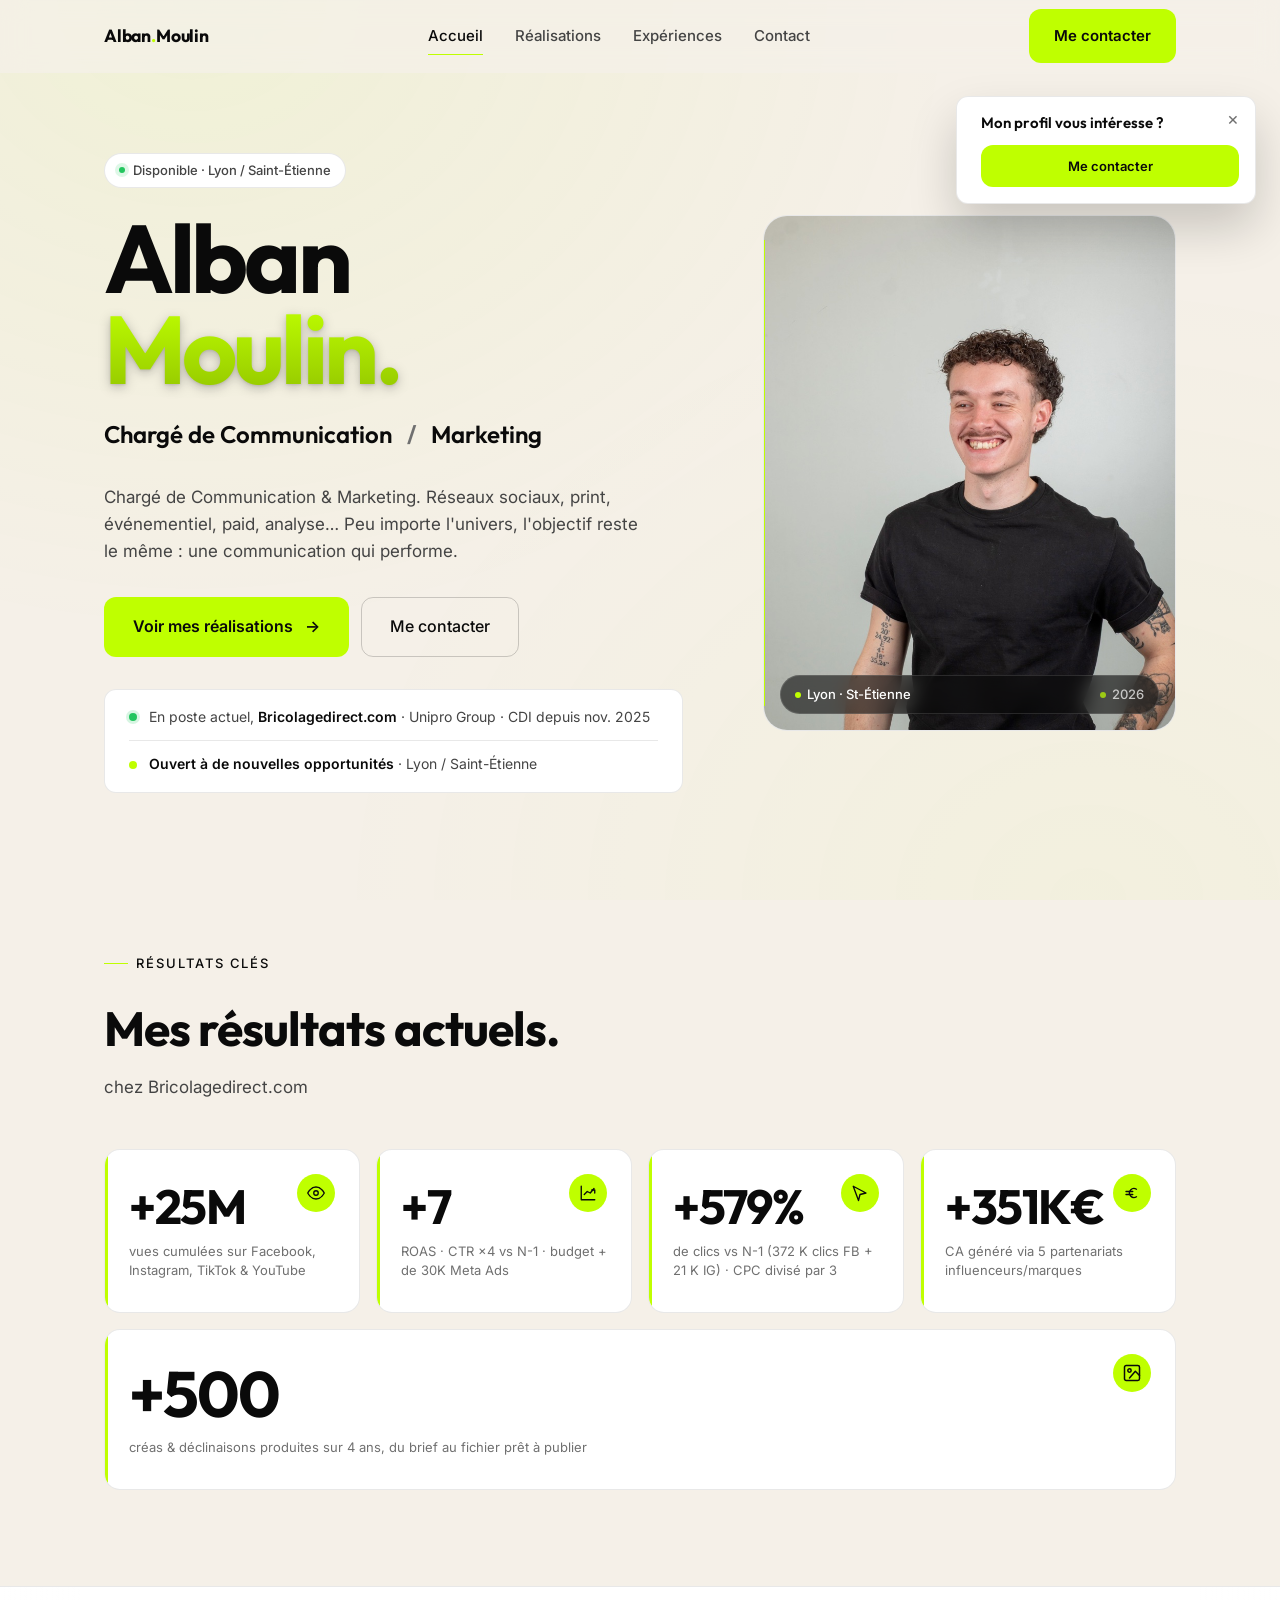
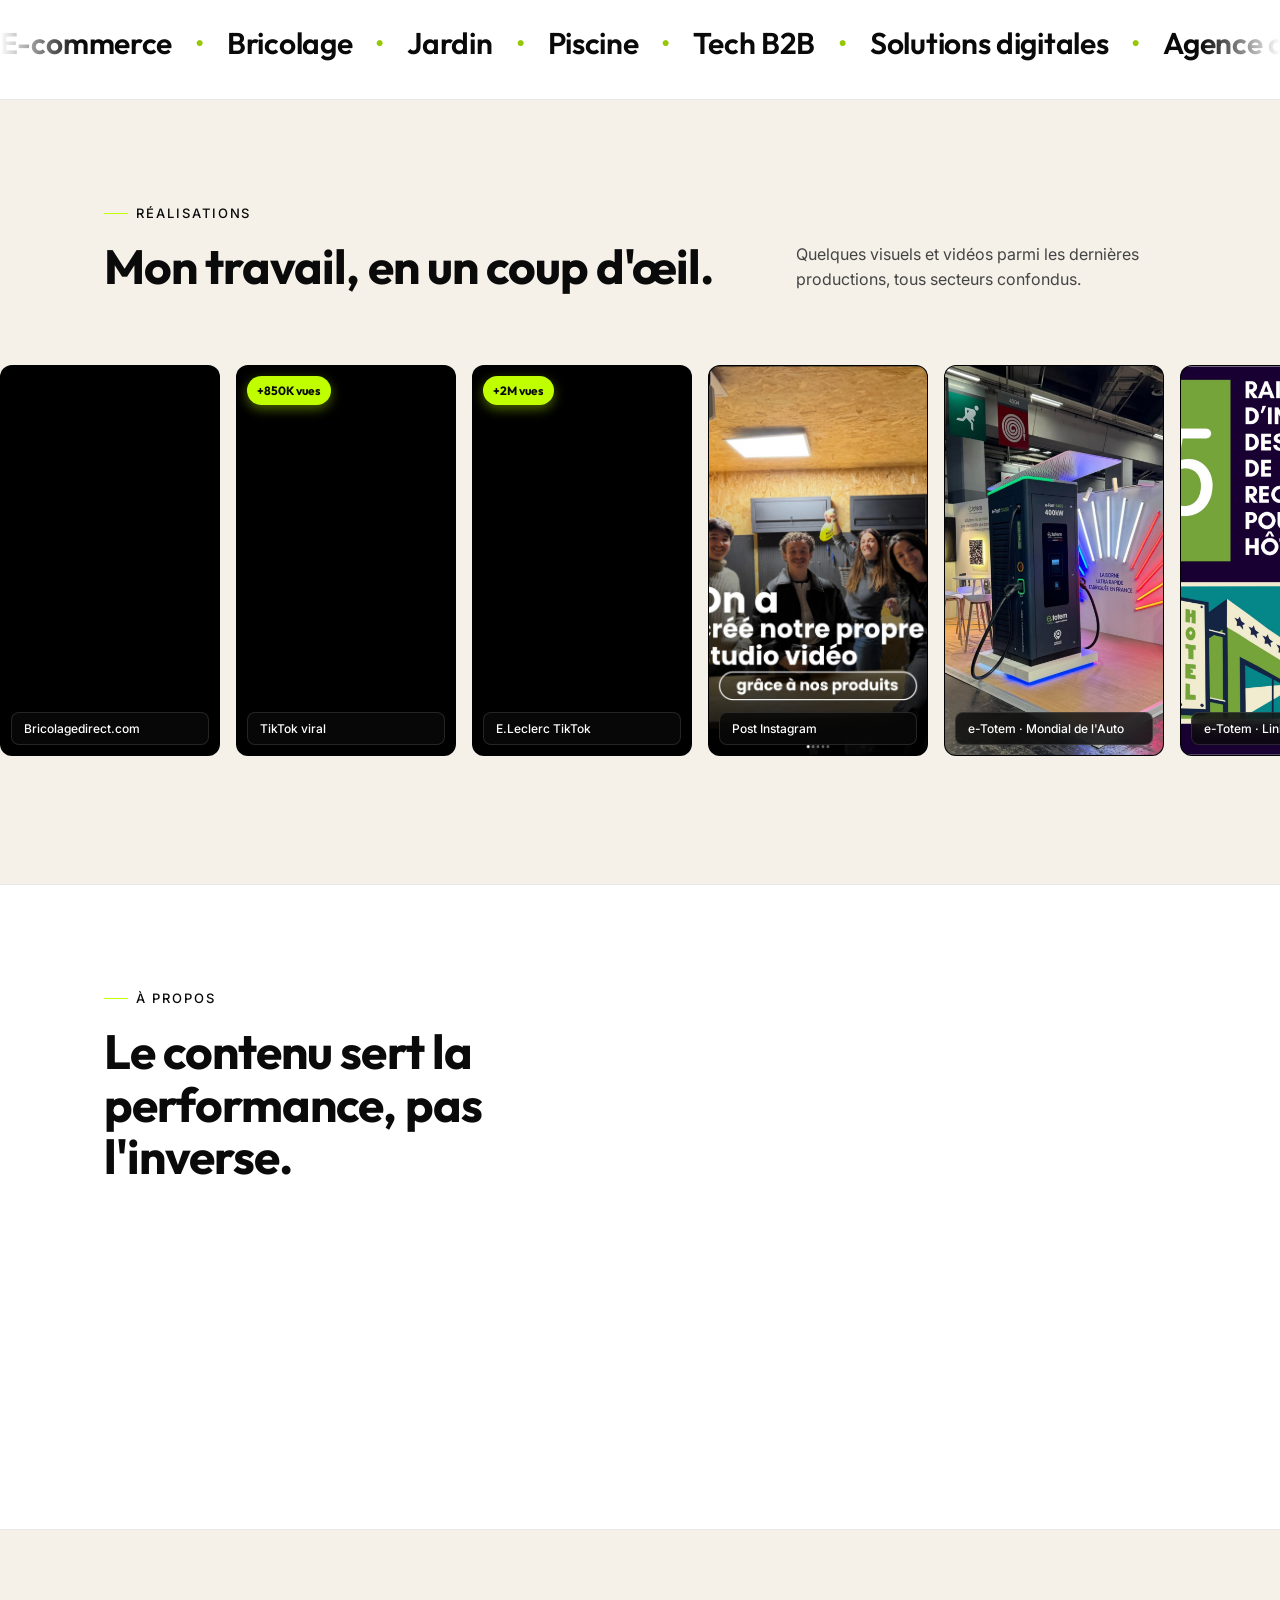
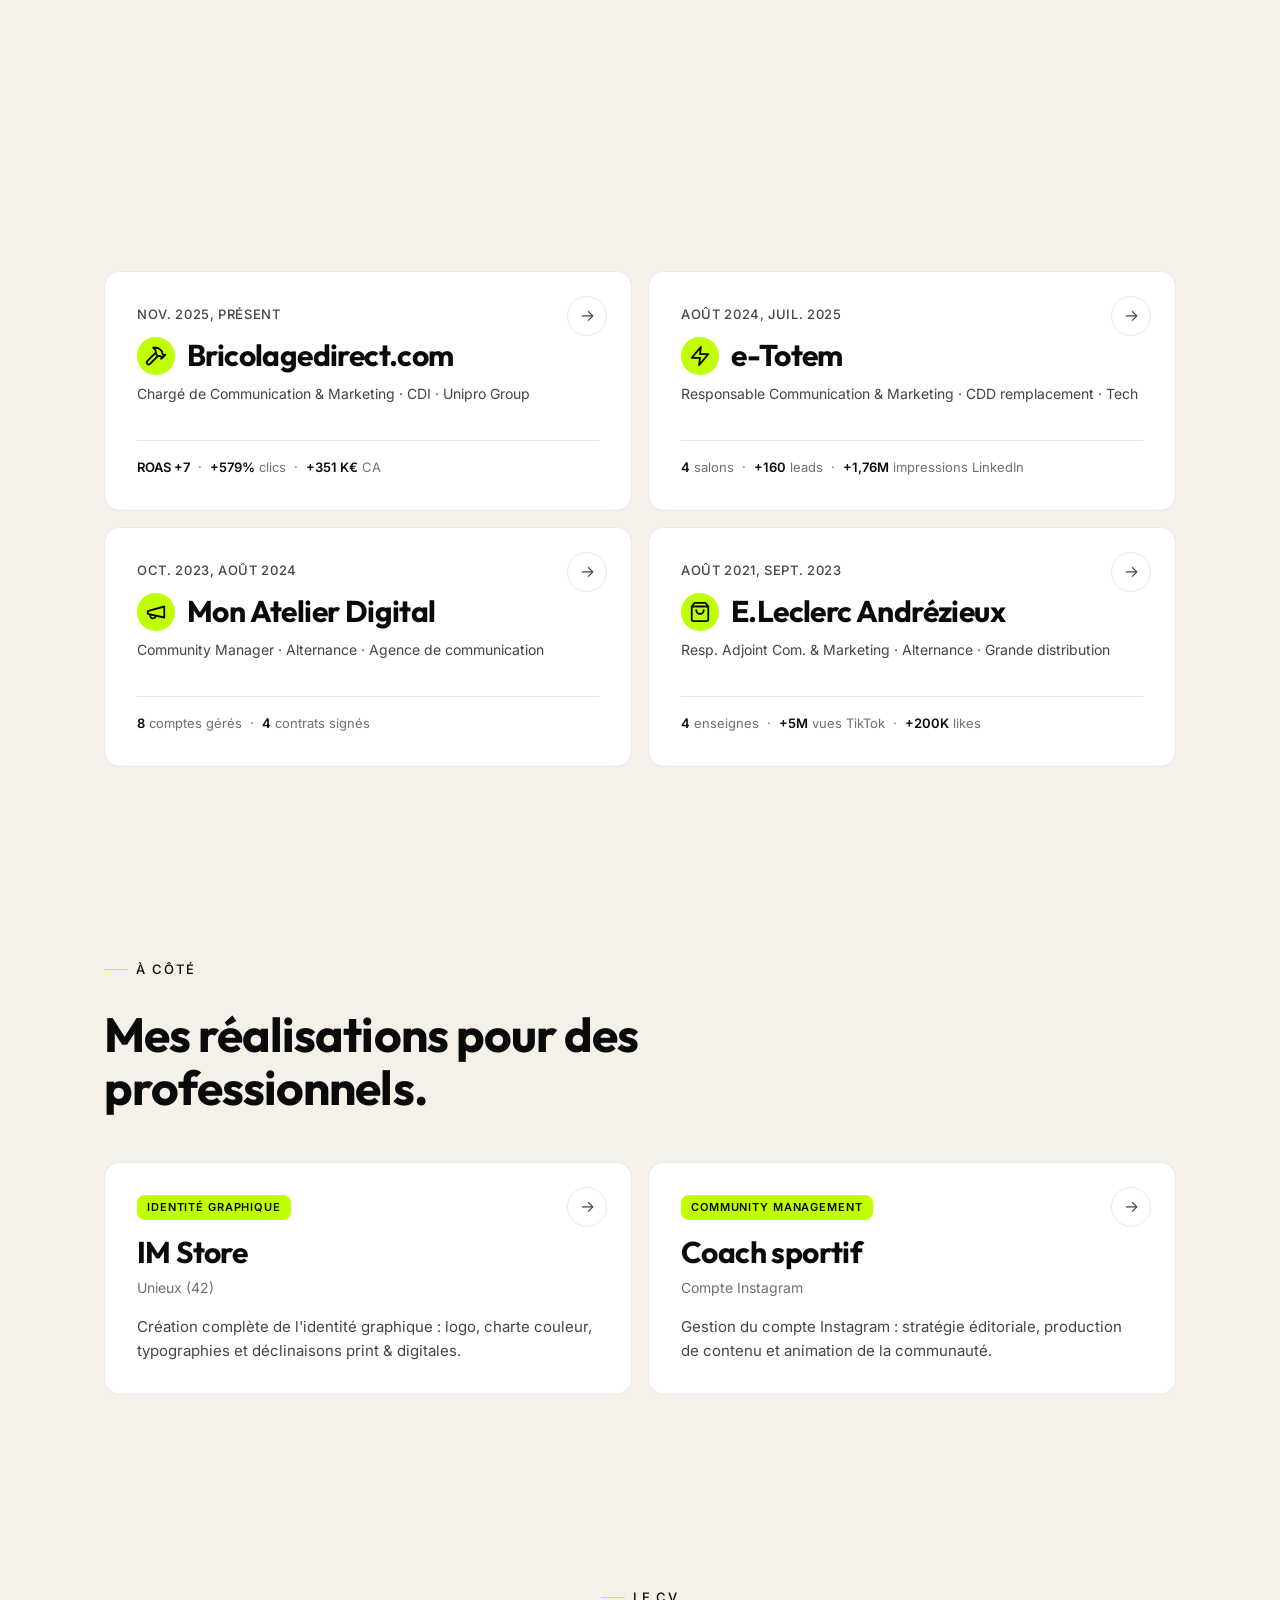
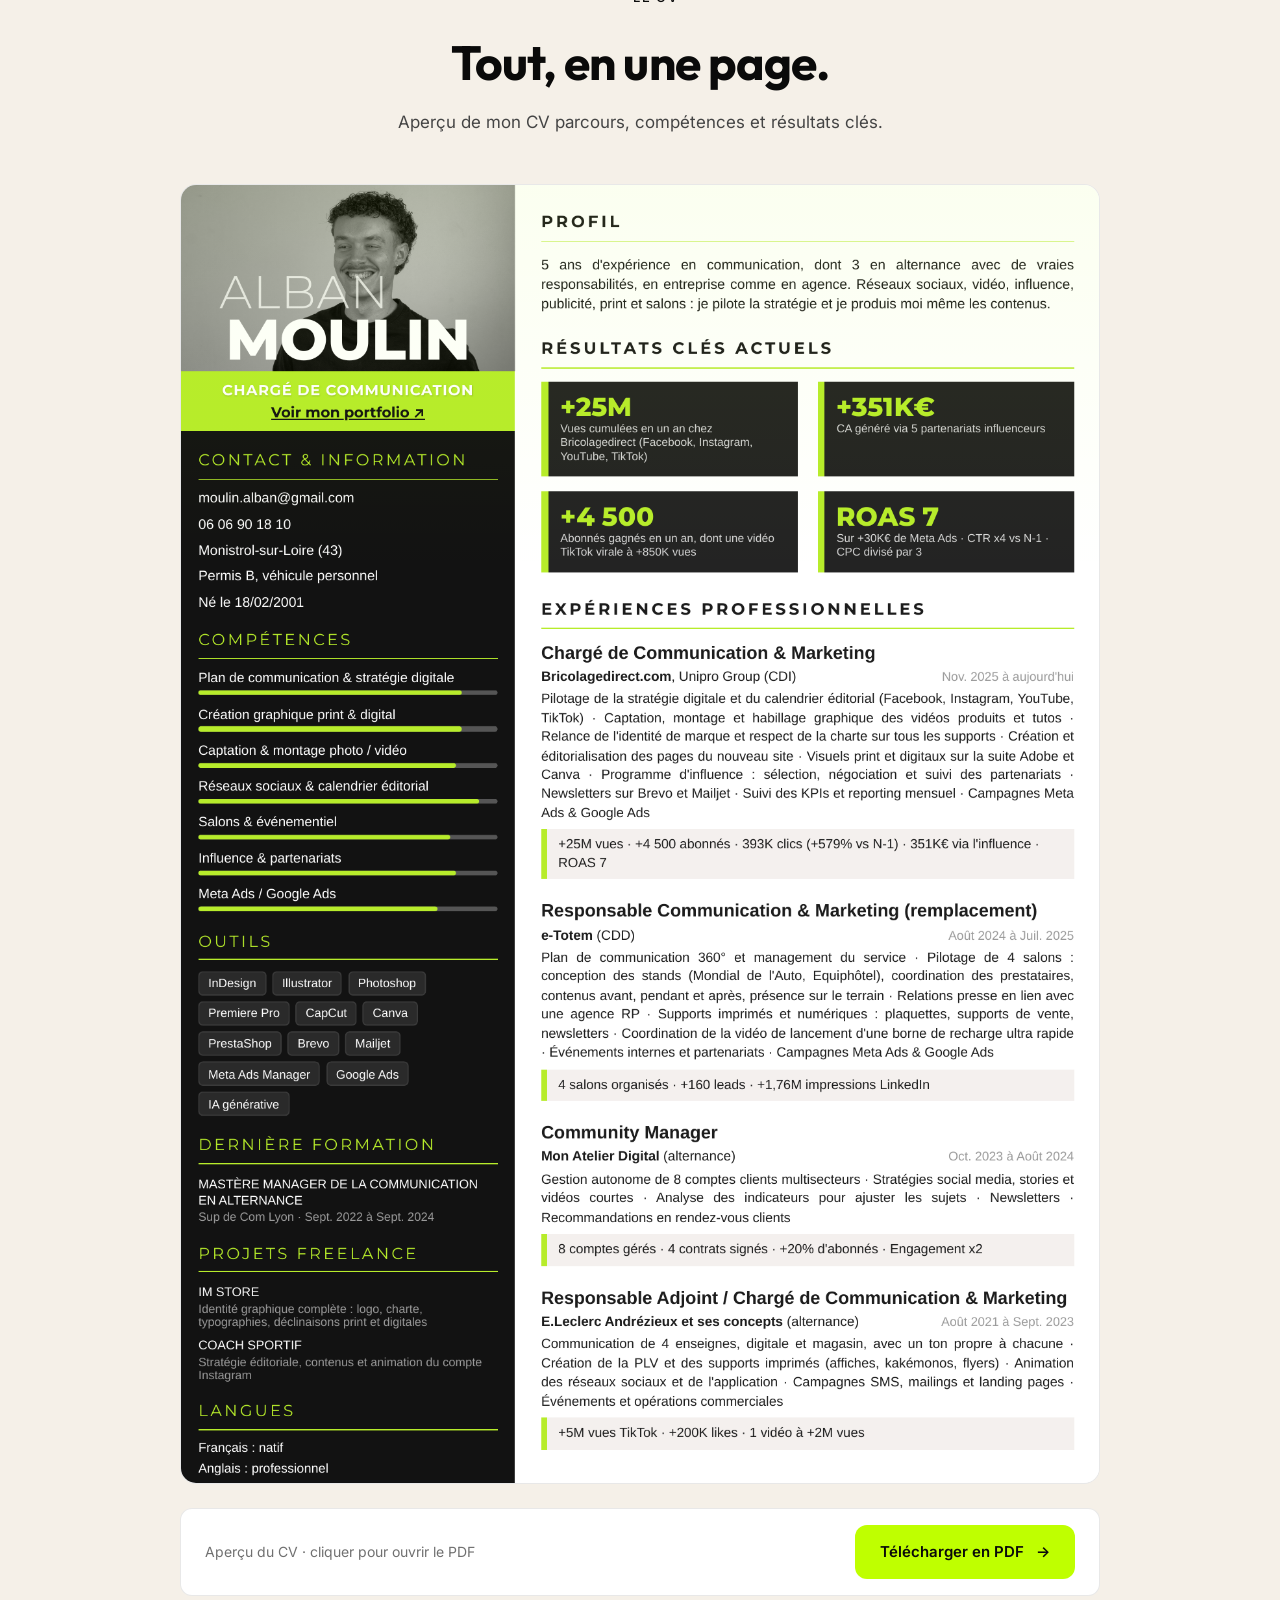
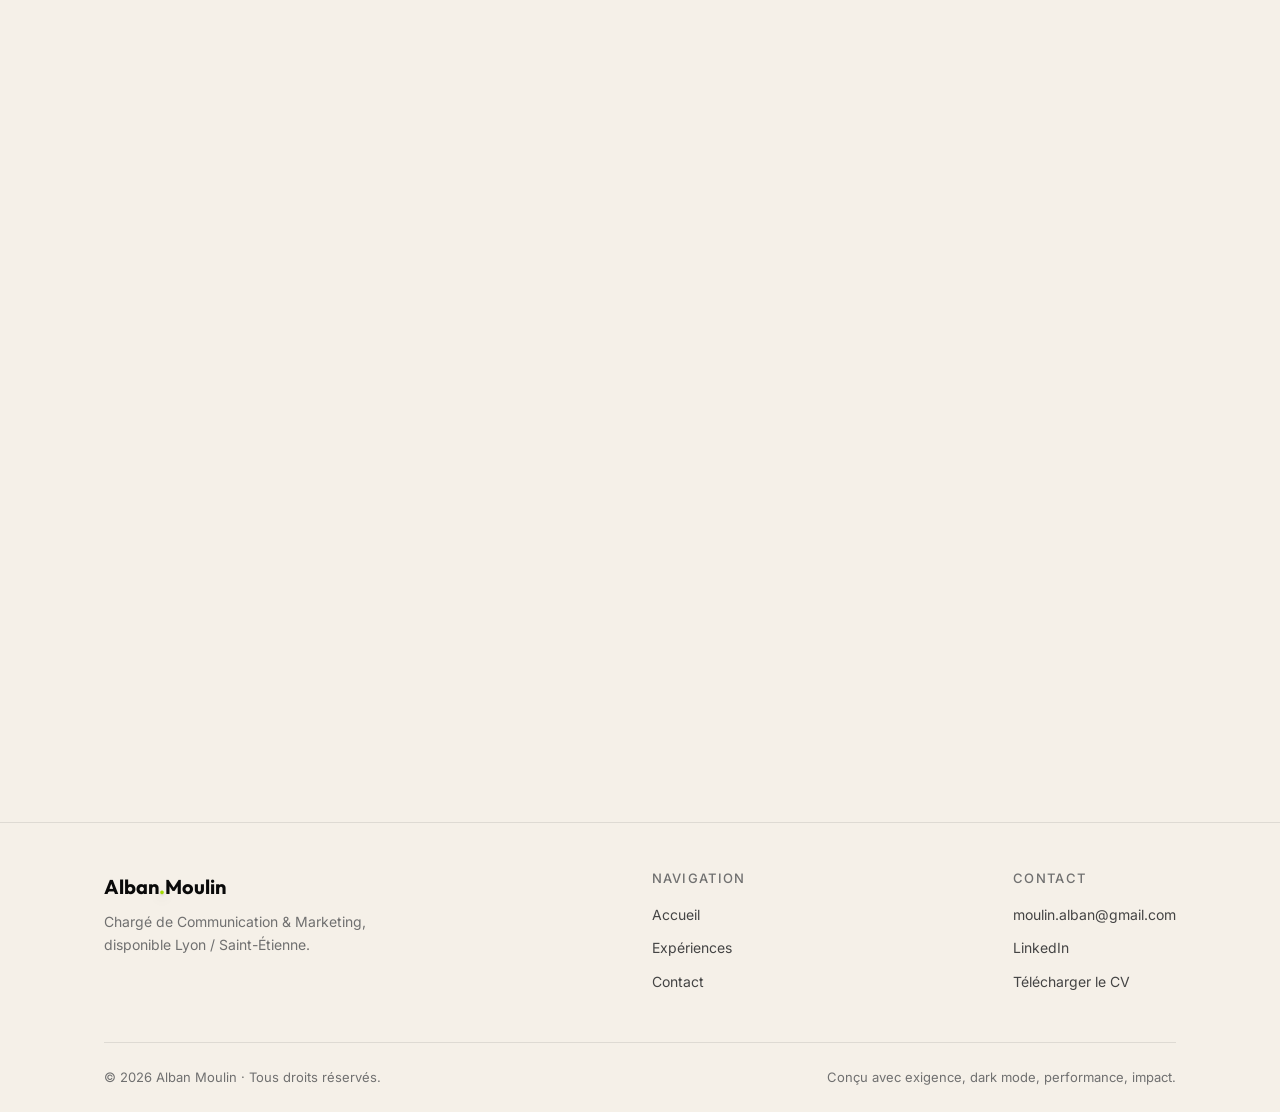
<file: index.html>
<!DOCTYPE html>
<html lang="fr">
<head>
  <meta charset="UTF-8" />
  <meta name="viewport" content="width=device-width, initial-scale=1.0" />
  <meta name="theme-color" content="#F5F0E8" />
  <title>Alban Moulin, Chargé de Communication & Marketing</title>
  <meta name="description" content="Portfolio d'Alban Moulin, Chargé de Communication & Marketing. +25M vues, ROAS +7, +351K€ de CA via partenariats influenceurs. Lyon / Saint-Étienne." />

  <link rel="preconnect" href="https://fonts.googleapis.com" />
  <link rel="preconnect" href="https://fonts.gstatic.com" crossorigin />
  <link href="https://fonts.googleapis.com/css2?family=Inter:wght@400;500;600&family=Outfit:wght@400;500;600;700;800&display=swap" rel="stylesheet" />

  <link rel="stylesheet" href="css/style.css?v=20261020b" />
</head>
<body>

  <!-- ============== NAV ============== -->
  <header class="nav" role="banner">
    <div class="nav__inner">
      <a href="index.html" class="nav__brand">Alban<span>.</span>Moulin</a>

      <nav aria-label="Navigation principale">
        <ul class="nav__list">
          <li><a href="index.html" class="nav__link is-active">Accueil</a></li>
          <li><a href="index.html#realisations" class="nav__link">Réalisations</a></li>
          <li><a href="index.html#experiences" class="nav__link">Expériences</a></li>
          <li><a href="contact.html" class="nav__link">Contact</a></li>
        </ul>
      </nav>

      <a href="contact.html" class="btn btn--primary nav__cta">Me contacter</a>

      <button class="nav__burger" aria-label="Menu" aria-expanded="false">
        <span></span><span></span><span></span>
      </button>
    </div>
  </header>

  <div class="mobile-menu" aria-hidden="true">
    <ul>
      <li><a href="index.html">Accueil</a></li>
      <li><a href="index.html#realisations">Réalisations</a></li>
      <li><a href="index.html#experiences">Expériences</a></li>
      <li><a href="contact.html">Contact</a></li>
    </ul>
    <a href="contact.html" class="btn btn--primary">Me contacter</a>
  </div>

  <main>

    <!-- ============== HERO ============== -->
    <section class="hero">
      <div class="container">
        <div class="hero__inner">
          <div>
            <span class="hero__eyebrow">Disponible · Lyon / Saint-Étienne</span>

            <h1 class="hero__title">
              Alban<br />
              <span class="hero__title-accent">Moulin.</span>
            </h1>

            <p class="hero__role">
              Chargé de Communication
              <span class="hero__role-divider">/</span>
              Marketing
            </p>

            <p class="hero__intro">
              Chargé de Communication &amp; Marketing. Réseaux sociaux, print, événementiel, paid, analyse… Peu importe l'univers, l'objectif reste le même : une communication qui performe.
            </p>

            <div class="hero__cta">
              <a href="#experiences" class="btn btn--primary btn--lg btn--icon">Voir mes réalisations</a>
              <a href="contact.html" class="btn btn--ghost btn--lg">Me contacter</a>
            </div>

            <div class="now-bar">
              <div class="now-bar__row">
                <span class="now-bar__dot" aria-hidden="true"></span>
                <span>En poste actuel, <strong>Bricolagedirect.com</strong> · Unipro Group · CDI depuis nov. 2025</span>
              </div>
              <div class="now-bar__row now-bar__row--alt">
                <span class="now-bar__pulse" aria-hidden="true"></span>
                <span><strong>Ouvert à de nouvelles opportunités</strong> · Lyon / Saint-Étienne</span>
              </div>
            </div>
          </div>

          <div class="hero__photo">
            <img src="assets/img/photo.jpeg?v=20260603" alt="Photo d'Alban Moulin" />
            <div class="hero__photo-tag">
              <span>Lyon · St-Étienne</span>
              <span style="opacity:.7">2026</span>
            </div>
          </div>
        </div>
      </div>
    </section>

    <!-- ============== KPI ============== -->
    <section aria-labelledby="kpi-title" id="resultats">
      <div class="container">
        <div class="section-header fade-up">
          <span class="section-label">Résultats clés</span>
          <h2 id="kpi-title">Mes résultats actuels.</h2>
          <p class="section-header__lead">chez Bricolagedirect.com</p>
        </div>

        <div class="kpi-grid">

          <div class="kpi fade-up">
            <span class="kpi__icon" aria-hidden="true">
              <svg viewBox="0 0 24 24" width="18" height="18" fill="none" stroke="currentColor" stroke-width="1.8" stroke-linecap="round" stroke-linejoin="round">
                <path d="M1 12s4-8 11-8 11 8 11 8-4 8-11 8-11-8-11-8z"/>
                <circle cx="12" cy="12" r="3"/>
              </svg>
            </span>
            <div class="kpi__value">
              +<span data-count="25">0</span><span class="kpi__value-unit">M</span>
            </div>
            <div class="kpi__label">vues cumulées sur Facebook, Instagram, TikTok &amp; YouTube</div>
          </div>

          <div class="kpi fade-up">
            <span class="kpi__icon" aria-hidden="true">
              <svg viewBox="0 0 24 24" width="18" height="18" fill="none" stroke="currentColor" stroke-width="1.8" stroke-linecap="round" stroke-linejoin="round">
                <path d="M3 3v18h18"/>
                <path d="M7 14l4-4 4 2 5-6"/>
                <path d="M17 8h4v4"/>
              </svg>
            </span>
            <div class="kpi__value">
              +<span data-count="7">0</span>
            </div>
            <div class="kpi__label">ROAS · CTR ×4 vs N-1 · budget + de 30K Meta Ads</div>
          </div>

          <div class="kpi fade-up">
            <span class="kpi__icon" aria-hidden="true">
              <svg viewBox="0 0 24 24" width="18" height="18" fill="none" stroke="currentColor" stroke-width="1.8" stroke-linecap="round" stroke-linejoin="round">
                <path d="M3 3l7 19 2-8 8-2-17-9z"/>
              </svg>
            </span>
            <div class="kpi__value">
              +<span data-count="579">0</span><span class="kpi__value-unit">%</span>
            </div>
            <div class="kpi__label">de clics vs N-1 (372 K clics FB + 21 K IG) · CPC divisé par 3</div>
          </div>

          <div class="kpi fade-up">
            <span class="kpi__icon" aria-hidden="true">
              <svg viewBox="0 0 24 24" width="18" height="18" fill="none" stroke="currentColor" stroke-width="1.8" stroke-linecap="round" stroke-linejoin="round">
                <path d="M18 7a6 6 0 1 0 0 10"/>
                <line x1="4" y1="10" x2="13" y2="10"/>
                <line x1="4" y1="14" x2="13" y2="14"/>
              </svg>
            </span>
            <div class="kpi__value">
              +<span data-count="351">0</span><span class="kpi__value-unit">K€</span>
            </div>
            <div class="kpi__label">CA généré via 5 partenariats influenceurs/marques</div>
          </div>

          <div class="kpi kpi--wide fade-up">
            <span class="kpi__icon" aria-hidden="true">
              <svg viewBox="0 0 24 24" width="20" height="20" fill="none" stroke="currentColor" stroke-width="1.8" stroke-linecap="round" stroke-linejoin="round">
                <rect x="3" y="3" width="18" height="18" rx="2"/>
                <circle cx="9" cy="9" r="2"/>
                <path d="M21 15l-5-5-7 8"/>
              </svg>
            </span>
            <div class="kpi__value">
              +<span data-count="500">0</span>
            </div>
            <div class="kpi__label">créas &amp; déclinaisons produites sur 4 ans, du brief au fichier prêt à publier</div>
          </div>

        </div>
      </div>
    </section>

    <!-- ============== BANDEAU SECTEURS ============== -->
    <section class="marquee-section" aria-label="Secteurs">
      <div class="marquee" aria-hidden="true">
        <div class="marquee__track">
          <span class="marquee__item">E-commerce</span>
          <span class="marquee__sep">●</span>
          <span class="marquee__item">Bricolage</span>
          <span class="marquee__sep">●</span>
          <span class="marquee__item">Jardin</span>
          <span class="marquee__sep">●</span>
          <span class="marquee__item">Piscine</span>
          <span class="marquee__sep">●</span>
          <span class="marquee__item">Tech B2B</span>
          <span class="marquee__sep">●</span>
          <span class="marquee__item">Solutions digitales</span>
          <span class="marquee__sep">●</span>
          <span class="marquee__item">Agence de communication</span>
          <span class="marquee__sep">●</span>
          <span class="marquee__item">Coiffure</span>
          <span class="marquee__sep">●</span>
          <span class="marquee__item">Restauration</span>
          <span class="marquee__sep">●</span>
          <span class="marquee__item">Publicité papier</span>
          <span class="marquee__sep">●</span>
          <span class="marquee__item">Grande distribution</span>
          <span class="marquee__sep">●</span>
          <span class="marquee__item">Sport &amp; coaching</span>
          <span class="marquee__sep">●</span>
          <span class="marquee__item">Artisanat &amp; fermetures</span>
          <span class="marquee__sep">●</span>
          <span class="marquee__item">Print &amp; événementiel</span>
          <span class="marquee__sep">●</span>
          <!-- Duplicate for seamless loop -->
          <span class="marquee__item">E-commerce</span>
          <span class="marquee__sep">●</span>
          <span class="marquee__item">Bricolage</span>
          <span class="marquee__sep">●</span>
          <span class="marquee__item">Jardin</span>
          <span class="marquee__sep">●</span>
          <span class="marquee__item">Piscine</span>
          <span class="marquee__sep">●</span>
          <span class="marquee__item">Tech B2B</span>
          <span class="marquee__sep">●</span>
          <span class="marquee__item">Solutions digitales</span>
          <span class="marquee__sep">●</span>
          <span class="marquee__item">Agence de communication</span>
          <span class="marquee__sep">●</span>
          <span class="marquee__item">Coiffure</span>
          <span class="marquee__sep">●</span>
          <span class="marquee__item">Restauration</span>
          <span class="marquee__sep">●</span>
          <span class="marquee__item">Publicité papier</span>
          <span class="marquee__sep">●</span>
          <span class="marquee__item">Grande distribution</span>
          <span class="marquee__sep">●</span>
          <span class="marquee__item">Sport &amp; coaching</span>
          <span class="marquee__sep">●</span>
          <span class="marquee__item">Artisanat &amp; fermetures</span>
          <span class="marquee__sep">●</span>
          <span class="marquee__item">Print &amp; événementiel</span>
          <span class="marquee__sep">●</span>
        </div>
      </div>
      <p class="sr-only">Secteurs sur lesquels j'ai travaillé : e-commerce, bricolage, jardin, piscine, tech B2B, agence, coiffure, restauration, publicité, grande distribution, sport, artisanat, print et événementiel.</p>
    </section>

    <!-- ============== CARROUSEL CONTENU ============== -->
    <section id="realisations">
      <div class="container">
        <div class="section-header section-header--row fade-up">
          <div>
            <span class="section-label">Réalisations</span>
            <h2>Mon travail, en un coup d'œil.</h2>
          </div>
          <p class="text-secondary" style="max-width:380px;">Quelques visuels et vidéos parmi les dernières productions, tous secteurs confondus.</p>
        </div>
      </div>

      <div class="reel-scroller fade-up" tabindex="0">
        <a href="experiences/bricolagedirect.html" class="reel-card">
          <video src="assets/img/bricolagedirect/bd-1.mp4" autoplay loop muted playsinline preload="metadata"></video>
          <span class="reel-card__label">Bricolagedirect.com</span>
        </a>
        <a href="experiences/bricolagedirect.html" class="reel-card">
          <video src="assets/img/bricolagedirect/bd-6.mp4" autoplay loop muted playsinline preload="metadata"></video>
          <span class="reel-card__stat">+850K vues</span>
          <span class="reel-card__label">TikTok viral</span>
        </a>
        <a href="experiences/leclerc.html" class="reel-card">
          <video src="assets/img/leclerc/lc-4.mp4" autoplay loop muted playsinline preload="metadata"></video>
          <span class="reel-card__stat">+2M vues</span>
          <span class="reel-card__label">E.Leclerc TikTok</span>
        </a>
        <a href="experiences/bricolagedirect.html" class="reel-card">
          <img src="assets/img/bricolagedirect/bd-5.png" alt="Bricolagedirect, Post Instagram" loading="lazy" />
          <span class="reel-card__label">Post Instagram</span>
        </a>
        <a href="experiences/etotem.html" class="reel-card">
          <img src="assets/img/etotem/et-mondial.png" alt="e-Totem, Mondial de l'Auto" loading="lazy" />
          <span class="reel-card__label">e-Totem · Mondial de l'Auto</span>
        </a>
        <a href="experiences/etotem.html" class="reel-card">
          <img src="assets/img/etotem/et-linkedin.png" alt="e-Totem, Communication LinkedIn" loading="lazy" />
          <span class="reel-card__label">e-Totem · LinkedIn</span>
        </a>
        <a href="experiences/leclerc.html" class="reel-card">
          <img src="assets/img/leclerc/lc-2.png" alt="E.Leclerc, Post Instagram" loading="lazy" />
          <span class="reel-card__label">E.Leclerc · Instagram</span>
        </a>
        <a href="experiences/mon-atelier-digital.html" class="reel-card">
          <img src="assets/img/mad/mad-1.png" alt="Mon Atelier Digital, feed Instagram client" loading="lazy" />
          <span class="reel-card__label">Mon Atelier Digital</span>
        </a>
        <a href="freelance/im-store.html" class="reel-card">
          <img src="assets/img/freelance/imstore-1.png" alt="IM Store, carte de visite" loading="lazy" />
          <span class="reel-card__label">IM Store · Identité</span>
        </a>
        <a href="freelance/coach-sportif.html" class="reel-card">
          <img src="assets/img/freelance/coach-1.png" alt="Coach sportif, feed Instagram" loading="lazy" />
          <span class="reel-card__label">Coach sportif</span>
        </a>
      </div>
    </section>

    <!-- ============== À PROPOS / COMPÉTENCES ============== -->
    <section class="about" id="apropos">
      <div class="container">
        <div class="about__grid">
          <div class="fade-up">
            <span class="section-label">À propos</span>
            <h2>Le contenu sert la performance, pas l'inverse.</h2>
          </div>

          <div class="about__text fade-up">
            <p>
              <strong>4 expériences, 4 univers</strong> : grande distribution, agence de communication, tech B2B/B2C, e-commerce. Chacune m'a forgé une expertise différente : réseaux sociaux, print, événementiel, management, analyse de données, gestion de site web, et bien plus…
            </p>
            <p>
              Des compétences variées, mais <strong>un seul objectif</strong> : faire rayonner la marque et délivrer des résultats.
            </p>

            <div class="skills" style="margin-top: 32px;">
              <span class="skill-tag">
                <svg viewBox="0 0 24 24" width="14" height="14" fill="none" stroke="currentColor" stroke-width="2" stroke-linecap="round" stroke-linejoin="round"><path d="M17 21v-2a4 4 0 0 0-4-4H5a4 4 0 0 0-4 4v2"/><circle cx="9" cy="7" r="4"/><path d="M23 21v-2a4 4 0 0 0-3-3.87"/><path d="M16 3.13a4 4 0 0 1 0 7.75"/></svg>
                Community Management
              </span>
              <span class="skill-tag">
                <svg viewBox="0 0 24 24" width="14" height="14" fill="none" stroke="currentColor" stroke-width="2" stroke-linecap="round" stroke-linejoin="round"><path d="M14 2H6a2 2 0 0 0-2 2v16a2 2 0 0 0 2 2h12a2 2 0 0 0 2-2V8z"/><polyline points="14 2 14 8 20 8"/><line x1="8" y1="13" x2="16" y2="13"/><line x1="8" y1="17" x2="13" y2="17"/></svg>
                Stratégie de contenu
              </span>
              <span class="skill-tag">
                <svg viewBox="0 0 24 24" width="14" height="14" fill="none" stroke="currentColor" stroke-width="2" stroke-linecap="round" stroke-linejoin="round"><polygon points="23 7 16 12 23 17 23 7"/><rect x="1" y="5" width="15" height="14" rx="2" ry="2"/></svg>
                Réalisation vidéo de A à Z
              </span>
              <span class="skill-tag">
                <svg viewBox="0 0 24 24" width="14" height="14" fill="none" stroke="currentColor" stroke-width="2" stroke-linecap="round" stroke-linejoin="round"><circle cx="11" cy="11" r="8"/><line x1="21" y1="21" x2="16.65" y2="16.65"/></svg>
                Rédaction SEO
              </span>
              <span class="skill-tag">
                <svg viewBox="0 0 24 24" width="14" height="14" fill="none" stroke="currentColor" stroke-width="2" stroke-linecap="round" stroke-linejoin="round"><path d="M11 21l-1-2 1-2 2 1 2-1 1 2-1 2"/><path d="M3 6l3 1 4-3 3 2 4-2 4 4-4 4-2 3-3-2-4 3-3-1z"/></svg>
                Partenariats &amp; Influence
              </span>
              <span class="skill-tag">
                <svg viewBox="0 0 24 24" width="14" height="14" fill="none" stroke="currentColor" stroke-width="2" stroke-linecap="round" stroke-linejoin="round"><rect x="3" y="4" width="18" height="18" rx="2" ry="2"/><line x1="16" y1="2" x2="16" y2="6"/><line x1="8" y1="2" x2="8" y2="6"/><line x1="3" y1="10" x2="21" y2="10"/></svg>
                Événementiel
              </span>
              <span class="skill-tag">
                <svg viewBox="0 0 24 24" width="14" height="14" fill="none" stroke="currentColor" stroke-width="2" stroke-linecap="round" stroke-linejoin="round"><polyline points="16 18 22 12 16 6"/><polyline points="8 6 2 12 8 18"/></svg>
                Vibe coding
              </span>
            </div>
          </div>
        </div>
      </div>
    </section>

    <!-- ============== EXPÉRIENCES ============== -->
    <section id="experiences">
      <div class="container">
        <div class="section-header section-header--row fade-up">
          <div>
            <span class="section-label">Expériences</span>
            <h2>4 environnements, 4 terrains de jeu.</h2>
          </div>
          <p class="text-secondary" style="max-width:380px;">
            E-commerce, tech B2B, agence et grande distribution chaque expérience valorisée par des résultats concrets.
          </p>
        </div>

        <div class="exp-grid">

          <a href="experiences/bricolagedirect.html" class="exp-card fade-up">
            <div class="exp-card__period">Nov. 2025, Présent</div>
            <h3 class="exp-card__title">
              <span class="exp-card__icon" aria-hidden="true">
                <svg viewBox="0 0 24 24" width="22" height="22" fill="none" stroke="currentColor" stroke-width="2" stroke-linecap="round" stroke-linejoin="round"><path d="M14 12l-8.5 8.5a2.12 2.12 0 1 1-3-3L11 9"/><path d="M17.64 15L22 10.64"/><path d="M20.91 11.7l-1.25-1.25c-.6-.6-.93-1.4-.93-2.25v-.86L16.01 4.6a5.56 5.56 0 0 0-3.94-1.64H9l.92.82A6.18 6.18 0 0 1 12 8.4v1.56l2 2h2.47l2.26 1.91"/></svg>
              </span>
              Bricolagedirect.com
            </h3>
            <div class="exp-card__role">Chargé de Communication &amp; Marketing · CDI · Unipro Group</div>
            <div class="exp-card__highlights">
              <span class="exp-card__highlight"><strong>ROAS +7</strong></span>
              <span class="exp-card__highlight"><strong>+579%</strong> clics</span>
              <span class="exp-card__highlight"><strong>+351 K€</strong> CA</span>
            </div>
          </a>

          <a href="experiences/etotem.html" class="exp-card fade-up">
            <div class="exp-card__period">Août 2024, Juil. 2025</div>
            <h3 class="exp-card__title">
              <span class="exp-card__icon" aria-hidden="true">
                <svg viewBox="0 0 24 24" width="22" height="22" fill="none" stroke="currentColor" stroke-width="2" stroke-linecap="round" stroke-linejoin="round"><polygon points="13 2 3 14 12 14 11 22 21 10 12 10 13 2"/></svg>
              </span>
              e-Totem
            </h3>
            <div class="exp-card__role">Responsable Communication &amp; Marketing · CDD remplacement · Tech</div>
            <div class="exp-card__highlights">
              <span class="exp-card__highlight"><strong>4</strong> salons</span>
              <span class="exp-card__highlight"><strong>+160</strong> leads</span>
              <span class="exp-card__highlight"><strong>+1,76M</strong> impressions LinkedIn</span>
            </div>
          </a>

          <a href="experiences/mon-atelier-digital.html" class="exp-card fade-up">
            <div class="exp-card__period">Oct. 2023, Août 2024</div>
            <h3 class="exp-card__title">
              <span class="exp-card__icon" aria-hidden="true">
                <svg viewBox="0 0 24 24" width="22" height="22" fill="none" stroke="currentColor" stroke-width="2" stroke-linecap="round" stroke-linejoin="round"><path d="M3 11l18-5v12L3 14v-3z"/><path d="M11.6 16.8a3 3 0 1 1-5.8-1.6"/></svg>
              </span>
              Mon Atelier Digital
            </h3>
            <div class="exp-card__role">Community Manager · Alternance · Agence de communication</div>
            <div class="exp-card__highlights">
              <span class="exp-card__highlight"><strong>8</strong> comptes gérés</span>
              <span class="exp-card__highlight"><strong>4</strong> contrats signés</span>
            </div>
          </a>

          <a href="experiences/leclerc.html" class="exp-card fade-up">
            <div class="exp-card__period">Août 2021, Sept. 2023</div>
            <h3 class="exp-card__title">
              <span class="exp-card__icon" aria-hidden="true">
                <svg viewBox="0 0 24 24" width="22" height="22" fill="none" stroke="currentColor" stroke-width="2" stroke-linecap="round" stroke-linejoin="round"><path d="M6 2L3 6v14a2 2 0 0 0 2 2h14a2 2 0 0 0 2-2V6l-3-4z"/><line x1="3" y1="6" x2="21" y2="6"/><path d="M16 10a4 4 0 0 1-8 0"/></svg>
              </span>
              E.Leclerc Andrézieux
            </h3>
            <div class="exp-card__role">Resp. Adjoint Com. &amp; Marketing · Alternance · Grande distribution</div>
            <div class="exp-card__highlights">
              <span class="exp-card__highlight"><strong>4</strong> enseignes</span>
              <span class="exp-card__highlight"><strong>+5M</strong> vues TikTok</span>
              <span class="exp-card__highlight"><strong>+200K</strong> likes</span>
            </div>
          </a>

        </div>
      </div>
    </section>

    <!-- ============== RÉALISATIONS FREELANCE ============== -->
    <section id="freelance">
      <div class="container">
        <div class="section-header fade-up">
          <span class="section-label">À côté</span>
          <h2>Mes réalisations pour des professionnels.</h2>
        </div>

        <div class="exp-grid">

          <a href="freelance/im-store.html" class="freelance-card fade-up">
            <div class="freelance-card__type">Identité graphique</div>
            <h3 class="freelance-card__title">IM Store</h3>
            <div class="freelance-card__location">Unieux (42)</div>
            <p class="freelance-card__desc">
              Création complète de l'identité graphique : logo, charte couleur, typographies et déclinaisons print &amp; digitales.
            </p>
          </a>

          <a href="freelance/coach-sportif.html" class="freelance-card fade-up">
            <div class="freelance-card__type">Community management</div>
            <h3 class="freelance-card__title">Coach sportif</h3>
            <div class="freelance-card__location">Compte Instagram</div>
            <p class="freelance-card__desc">
              Gestion du compte Instagram : stratégie éditoriale, production de contenu et animation de la communauté.
            </p>
          </a>

        </div>
      </div>
    </section>

    <!-- ============== CV PREVIEW ============== -->
    <section id="cv">
      <div class="container">
        <div class="section-header fade-up" style="text-align:center; margin-left:auto; margin-right:auto;">
          <span class="section-label" style="justify-content:center;">Le CV</span>
          <h2>Tout, en une page.</h2>
          <p class="section-header__lead" style="margin-left:auto; margin-right:auto;">
            Aperçu de mon CV parcours, compétences et résultats clés.
          </p>
        </div>

        <figure class="cv-preview fade-up">
          <a href="assets/img/cv.pdf?v=20261109" target="_blank" rel="noopener" class="cv-preview__frame" aria-label="Ouvrir le CV en PDF">
            <img src="assets/img/cv.png?v=20261109" alt="CV d'Alban Moulin, Chargé de Communication & Marketing" loading="lazy" />
          </a>
          <figcaption class="cv-preview__caption">
            <span>Aperçu du CV · cliquer pour ouvrir le PDF</span>
            <a href="assets/img/cv.pdf?v=20261109" download class="btn btn--primary btn--icon">Télécharger en PDF</a>
          </figcaption>
        </figure>

        <a href="assets/img/reco-peyre.pdf?v=20260531" target="_blank" rel="noopener" class="reco-link fade-up">
          <span class="reco-link__icon" aria-hidden="true">
            <svg viewBox="0 0 24 24" width="22" height="22" fill="none" stroke="currentColor" stroke-width="1.8" stroke-linecap="round" stroke-linejoin="round">
              <path d="M14 2H6a2 2 0 0 0-2 2v16a2 2 0 0 0 2 2h12a2 2 0 0 0 2-2V8z"/>
              <polyline points="14 2 14 8 20 8"/>
              <line x1="16" y1="13" x2="8" y2="13"/>
              <line x1="16" y1="17" x2="8" y2="17"/>
              <line x1="10" y1="9" x2="8" y2="9"/>
            </svg>
          </span>
          <div class="reco-link__text">
            <span class="reco-link__label">Lettre de recommandation</span>
            <span class="reco-link__author">Par Marjorie Peyre, Cheffe de projet communication &amp; marketing digital chez e-Totem</span>
          </div>
          <span class="reco-link__arrow" aria-hidden="true">↗</span>
        </a>
      </div>
    </section>

    <!-- ============== CTA FINAL ============== -->
    <section id="cta">
      <div class="container">
        <div class="cta-final fade-up">
          <h2>Discutons de nos prochaines opportunités.</h2>
          <div class="cta-final__actions">
            <a href="contact.html" class="btn btn--primary btn--lg btn--icon">Me contacter</a>
            <a href="tel:+33606901810" class="btn btn--ghost btn--lg">06 06 90 18 10</a>
            <a href="https://www.linkedin.com/in/albanmoulin/" target="_blank" rel="noopener noreferrer" class="btn btn--ghost btn--lg">LinkedIn</a>
          </div>
        </div>
      </div>
    </section>

  </main>

  <!-- ============== POPUP CONTACT ============== -->
  <aside class="contact-popup" id="contact-popup" aria-hidden="true">
    <button class="contact-popup__close" type="button" aria-label="Fermer">×</button>
    <p class="contact-popup__title">Mon profil vous intéresse ?</p>
    <a href="contact.html" class="btn btn--primary">Me contacter</a>
  </aside>

  <!-- ============== FOOTER ============== -->
  <footer class="footer">
    <div class="container">
      <div class="footer__inner">
        <div>
          <div class="footer__brand">Alban<span class="accent-text">.</span>Moulin</div>
          <p class="footer__tagline">Chargé de Communication &amp; Marketing, disponible Lyon / Saint-Étienne.</p>
        </div>

        <div class="footer__col">
          <h4>Navigation</h4>
          <ul>
            <li><a href="index.html">Accueil</a></li>
            <li><a href="index.html#experiences">Expériences</a></li>
            <li><a href="contact.html">Contact</a></li>
          </ul>
        </div>

        <div class="footer__col">
          <h4>Contact</h4>
          <ul>
            <li><a href="mailto:moulin.alban@gmail.com">moulin.alban@gmail.com</a></li>
            <li><a href="https://www.linkedin.com/in/albanmoulin/" target="_blank" rel="noopener noreferrer">LinkedIn</a></li>
            <li><a href="assets/img/cv.pdf?v=20261109" download>Télécharger le CV</a></li>
          </ul>
        </div>
      </div>

      <div class="footer__bottom">
        <span>© <span data-year>2026</span> Alban Moulin · Tous droits réservés.</span>
        <span>Conçu avec exigence, dark mode, performance, impact.</span>
      </div>
    </div>
  </footer>

  <script src="js/main.js?v=20261020b"></script>
</body>
</html>
</file>
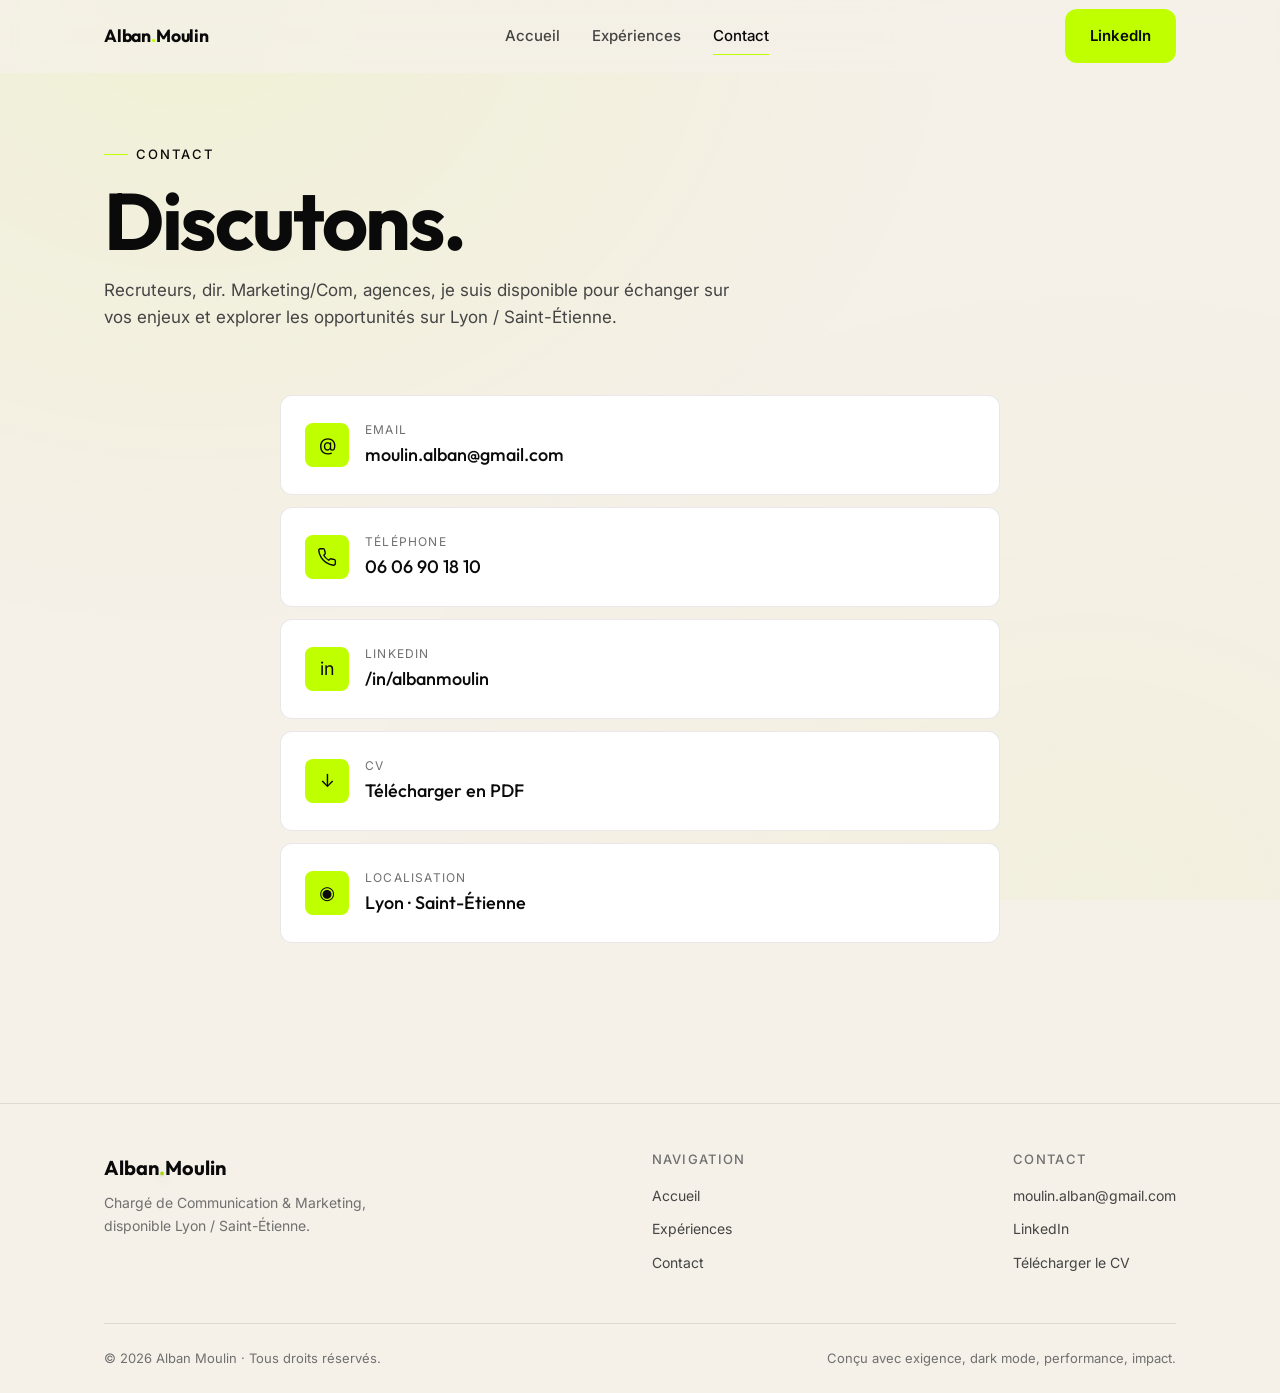
<file: contact.html>
<!DOCTYPE html>
<html lang="fr">
<head>
  <meta charset="UTF-8" />
  <meta name="viewport" content="width=device-width, initial-scale=1.0" />
  <meta name="theme-color" content="#F5F0E8" />
  <title>Contact, Alban Moulin</title>
  <meta name="description" content="Contactez Alban Moulin, Chargé de Communication & Marketing. Disponible Lyon / Saint-Étienne." />

  <link rel="preconnect" href="https://fonts.googleapis.com" />
  <link rel="preconnect" href="https://fonts.gstatic.com" crossorigin />
  <link href="https://fonts.googleapis.com/css2?family=Inter:wght@400;500;600&family=Outfit:wght@400;500;600;700;800&display=swap" rel="stylesheet" />

  <link rel="stylesheet" href="css/style.css?v=20261020b" />
</head>
<body>

  <header class="nav" role="banner">
    <div class="nav__inner">
      <a href="index.html" class="nav__brand">Alban<span>.</span>Moulin</a>
      <nav aria-label="Navigation principale">
        <ul class="nav__list">
          <li><a href="index.html" class="nav__link">Accueil</a></li>
          <li><a href="index.html#experiences" class="nav__link">Expériences</a></li>
          <li><a href="contact.html" class="nav__link is-active">Contact</a></li>
        </ul>
      </nav>
      <a href="https://www.linkedin.com/in/albanmoulin/" target="_blank" rel="noopener noreferrer" class="btn btn--primary nav__cta">LinkedIn</a>
      <button class="nav__burger" aria-label="Menu" aria-expanded="false">
        <span></span><span></span><span></span>
      </button>
    </div>
  </header>

  <div class="mobile-menu" aria-hidden="true">
    <ul>
      <li><a href="index.html">Accueil</a></li>
      <li><a href="index.html#experiences">Expériences</a></li>
      <li><a href="contact.html">Contact</a></li>
    </ul>
    <a href="https://www.linkedin.com/in/albanmoulin/" target="_blank" rel="noopener noreferrer" class="btn btn--primary">LinkedIn</a>
  </div>

  <main>

    <section class="contact-hero">
      <div class="container">
        <span class="section-label">Contact</span>
        <h1 class="exp-hero__title">Discutons.</h1>
        <p class="hero__intro" style="margin-top: 16px; max-width: 640px;">
          Recruteurs, dir. Marketing/Com, agences, je suis disponible pour échanger sur vos enjeux et explorer les opportunités sur Lyon / Saint-Étienne.
        </p>
      </div>
    </section>

    <section style="padding-top: 0;">
      <div class="container">
        <div class="contact-info fade-up" style="max-width: 720px; margin: 0 auto;">
          <a href="mailto:moulin.alban@gmail.com" class="contact-line">
            <span class="contact-line__icon" aria-hidden="true">@</span>
            <div>
              <div class="contact-line__label">Email</div>
              <div class="contact-line__value">moulin.alban@gmail.com</div>
            </div>
          </a>

          <a href="tel:+33606901810" class="contact-line">
            <span class="contact-line__icon" aria-hidden="true">
              <svg viewBox="0 0 24 24" width="20" height="20" fill="none" stroke="currentColor" stroke-width="1.7" stroke-linecap="round" stroke-linejoin="round">
                <path d="M22 16.92v3a2 2 0 0 1-2.18 2 19.79 19.79 0 0 1-8.63-3.07 19.5 19.5 0 0 1-6-6 19.79 19.79 0 0 1-3.07-8.67A2 2 0 0 1 4.11 2h3a2 2 0 0 1 2 1.72 12.84 12.84 0 0 0 .7 2.81 2 2 0 0 1-.45 2.11L8.09 9.91a16 16 0 0 0 6 6l1.27-1.27a2 2 0 0 1 2.11-.45 12.84 12.84 0 0 0 2.81.7A2 2 0 0 1 22 16.92z"/>
              </svg>
            </span>
            <div>
              <div class="contact-line__label">Téléphone</div>
              <div class="contact-line__value">06 06 90 18 10</div>
            </div>
          </a>

          <a href="https://www.linkedin.com/in/albanmoulin/" target="_blank" rel="noopener noreferrer" class="contact-line">
            <span class="contact-line__icon" aria-hidden="true">in</span>
            <div>
              <div class="contact-line__label">LinkedIn</div>
              <div class="contact-line__value">/in/albanmoulin</div>
            </div>
          </a>

          <a href="assets/img/cv.pdf?v=20261109" download class="contact-line">
            <span class="contact-line__icon" aria-hidden="true">↓</span>
            <div>
              <div class="contact-line__label">CV</div>
              <div class="contact-line__value">Télécharger en PDF</div>
            </div>
          </a>

          <div class="contact-line" style="cursor:default;">
            <span class="contact-line__icon" aria-hidden="true">◉</span>
            <div>
              <div class="contact-line__label">Localisation</div>
              <div class="contact-line__value">Lyon · Saint-Étienne</div>
            </div>
          </div>
        </div>
      </div>
    </section>

  </main>

  <footer class="footer">
    <div class="container">
      <div class="footer__inner">
        <div>
          <div class="footer__brand">Alban<span class="accent-text">.</span>Moulin</div>
          <p class="footer__tagline">Chargé de Communication &amp; Marketing, disponible Lyon / Saint-Étienne.</p>
        </div>
        <div class="footer__col">
          <h4>Navigation</h4>
          <ul>
            <li><a href="index.html">Accueil</a></li>
            <li><a href="index.html#experiences">Expériences</a></li>
            <li><a href="contact.html">Contact</a></li>
          </ul>
        </div>
        <div class="footer__col">
          <h4>Contact</h4>
          <ul>
            <li><a href="mailto:moulin.alban@gmail.com">moulin.alban@gmail.com</a></li>
            <li><a href="https://www.linkedin.com/in/albanmoulin/" target="_blank" rel="noopener noreferrer">LinkedIn</a></li>
            <li><a href="assets/img/cv.pdf?v=20261109" download>Télécharger le CV</a></li>
          </ul>
        </div>
      </div>
      <div class="footer__bottom">
        <span>© <span data-year>2026</span> Alban Moulin · Tous droits réservés.</span>
        <span>Conçu avec exigence, dark mode, performance, impact.</span>
      </div>
    </div>
  </footer>

  <script src="js/main.js"></script>
</body>
</html>
</file>
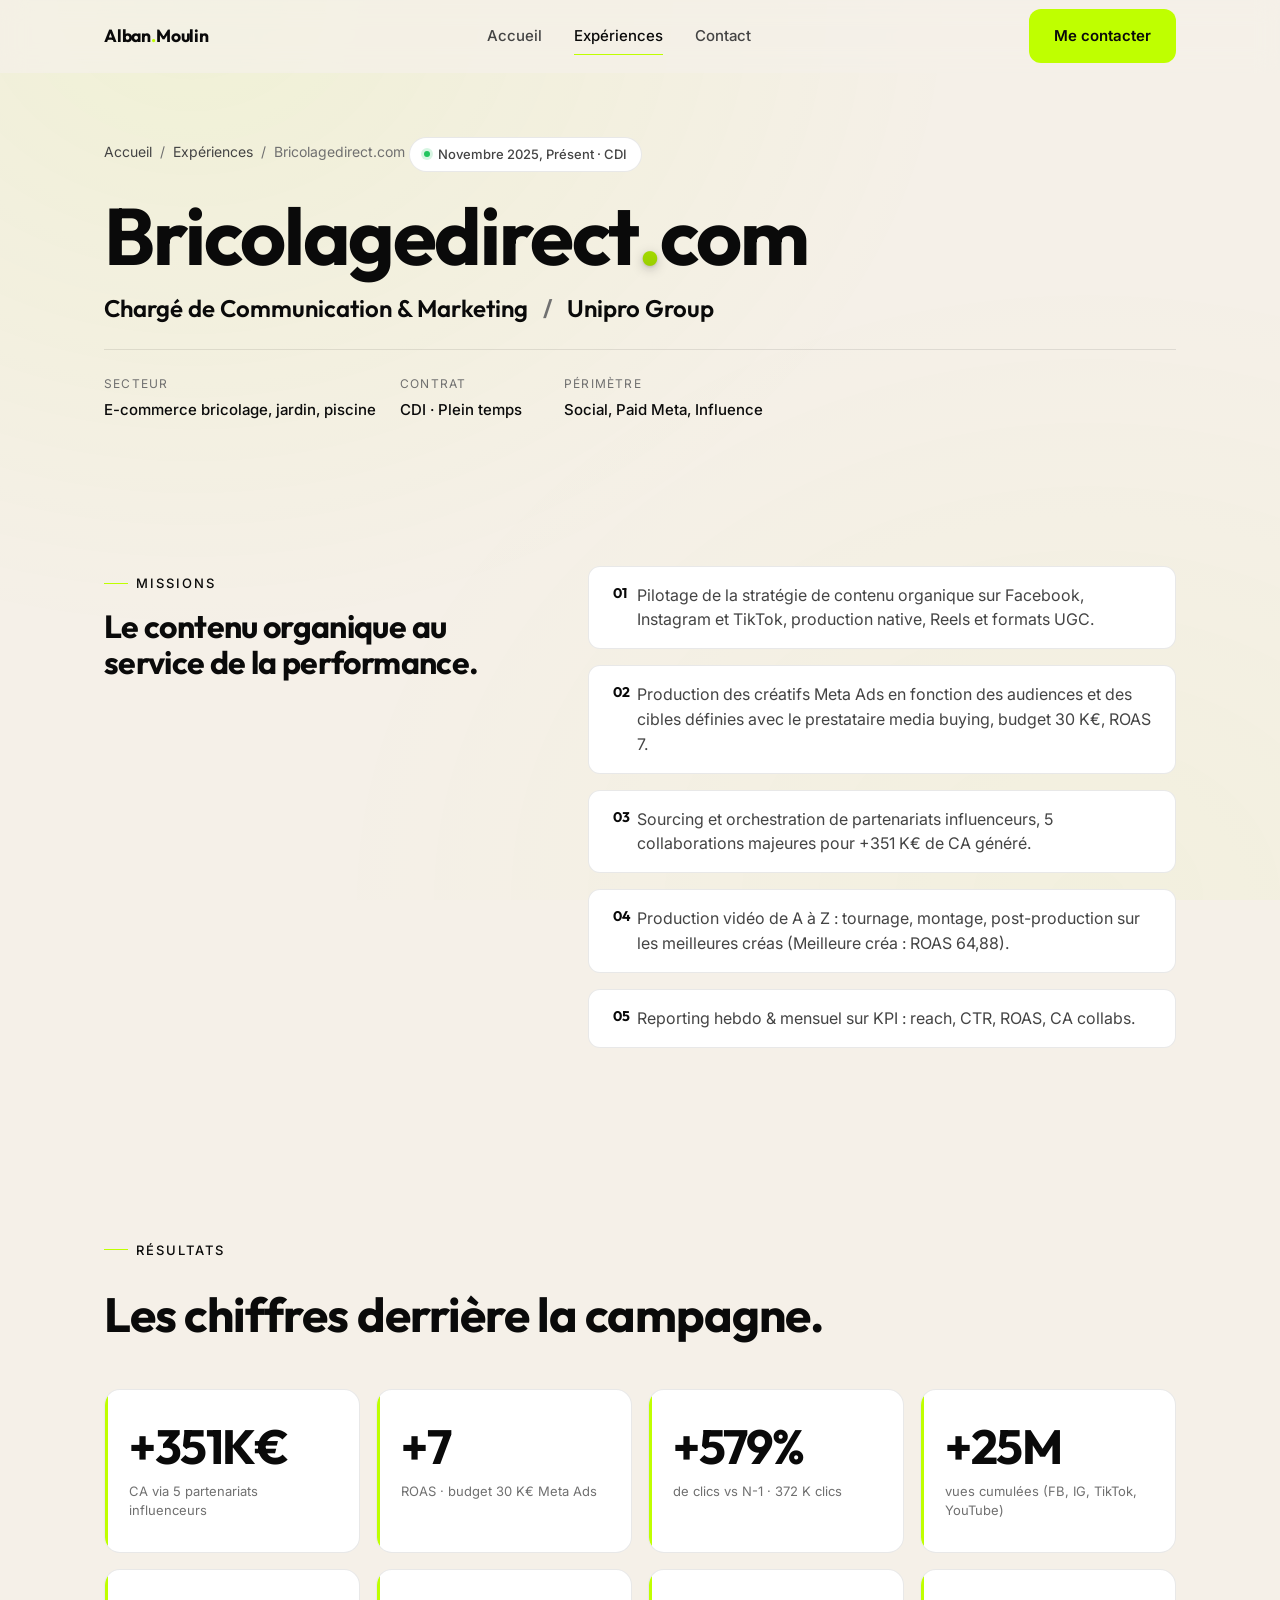
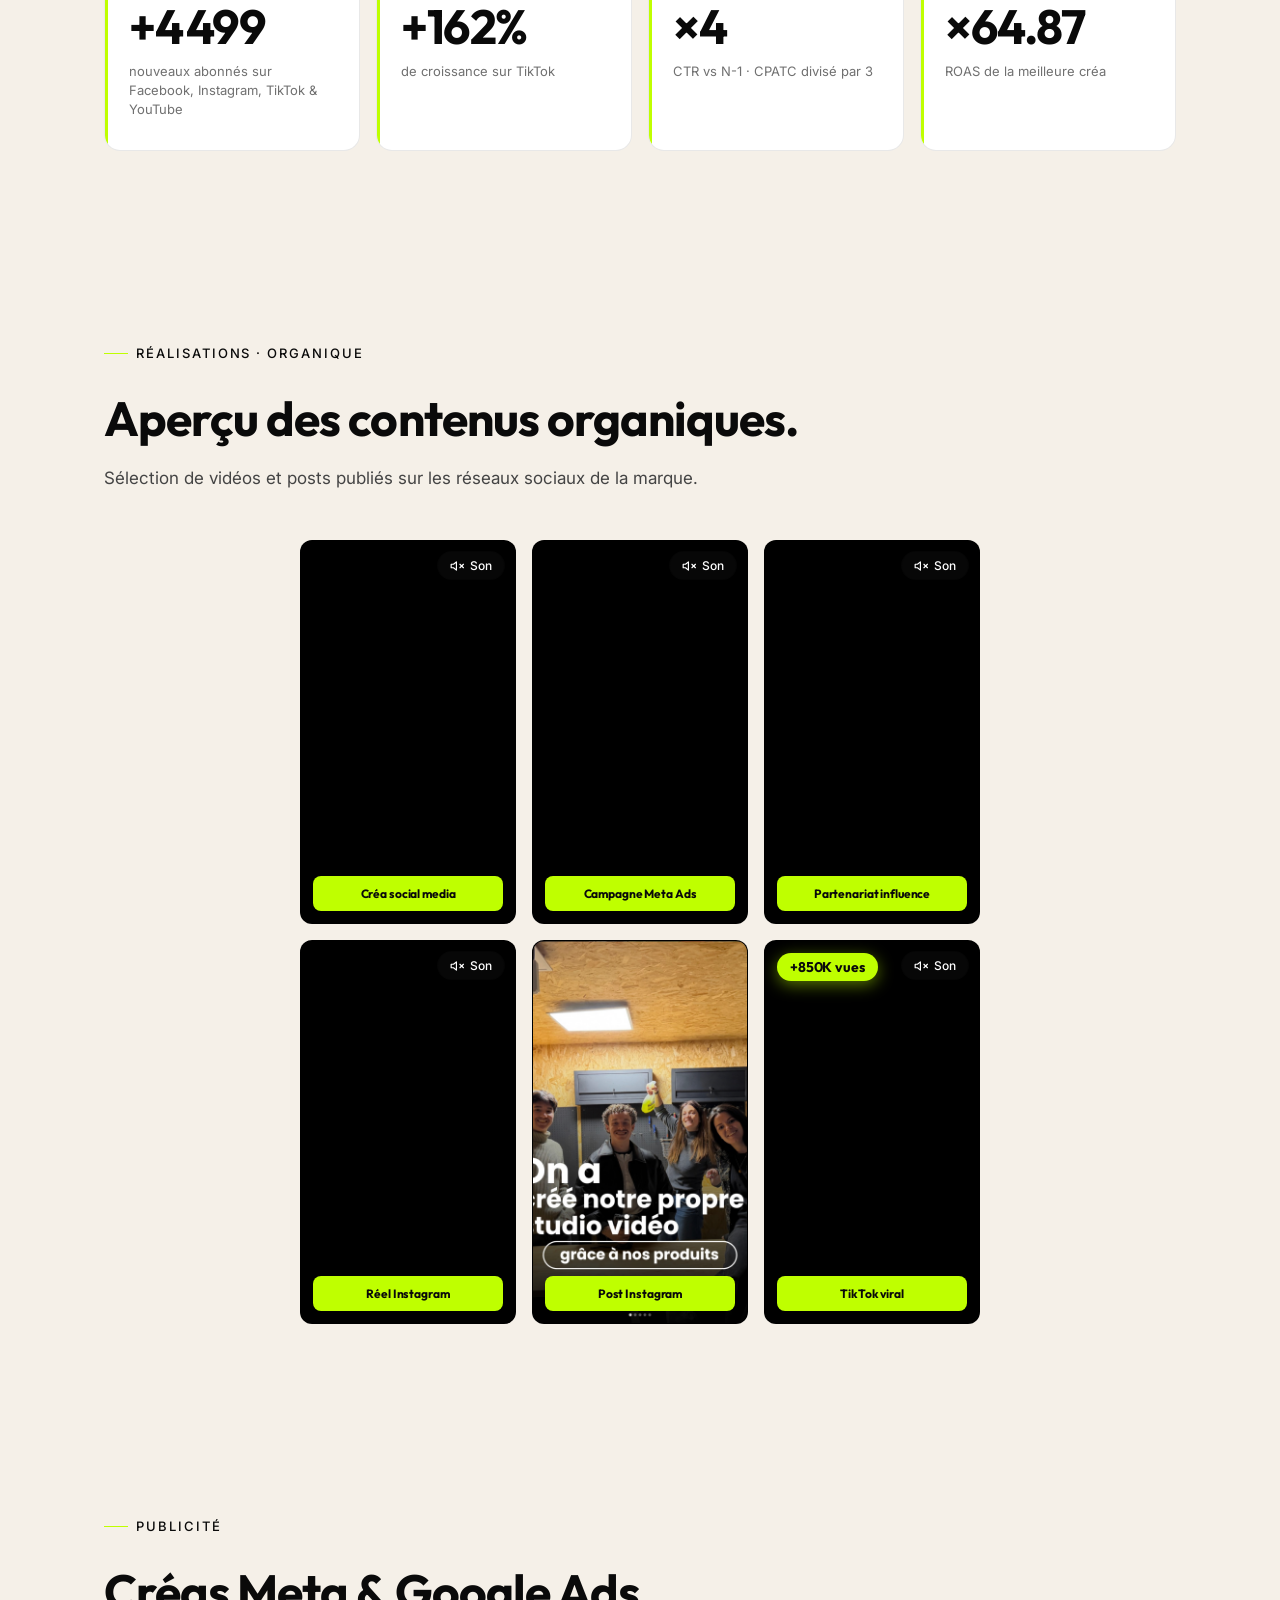
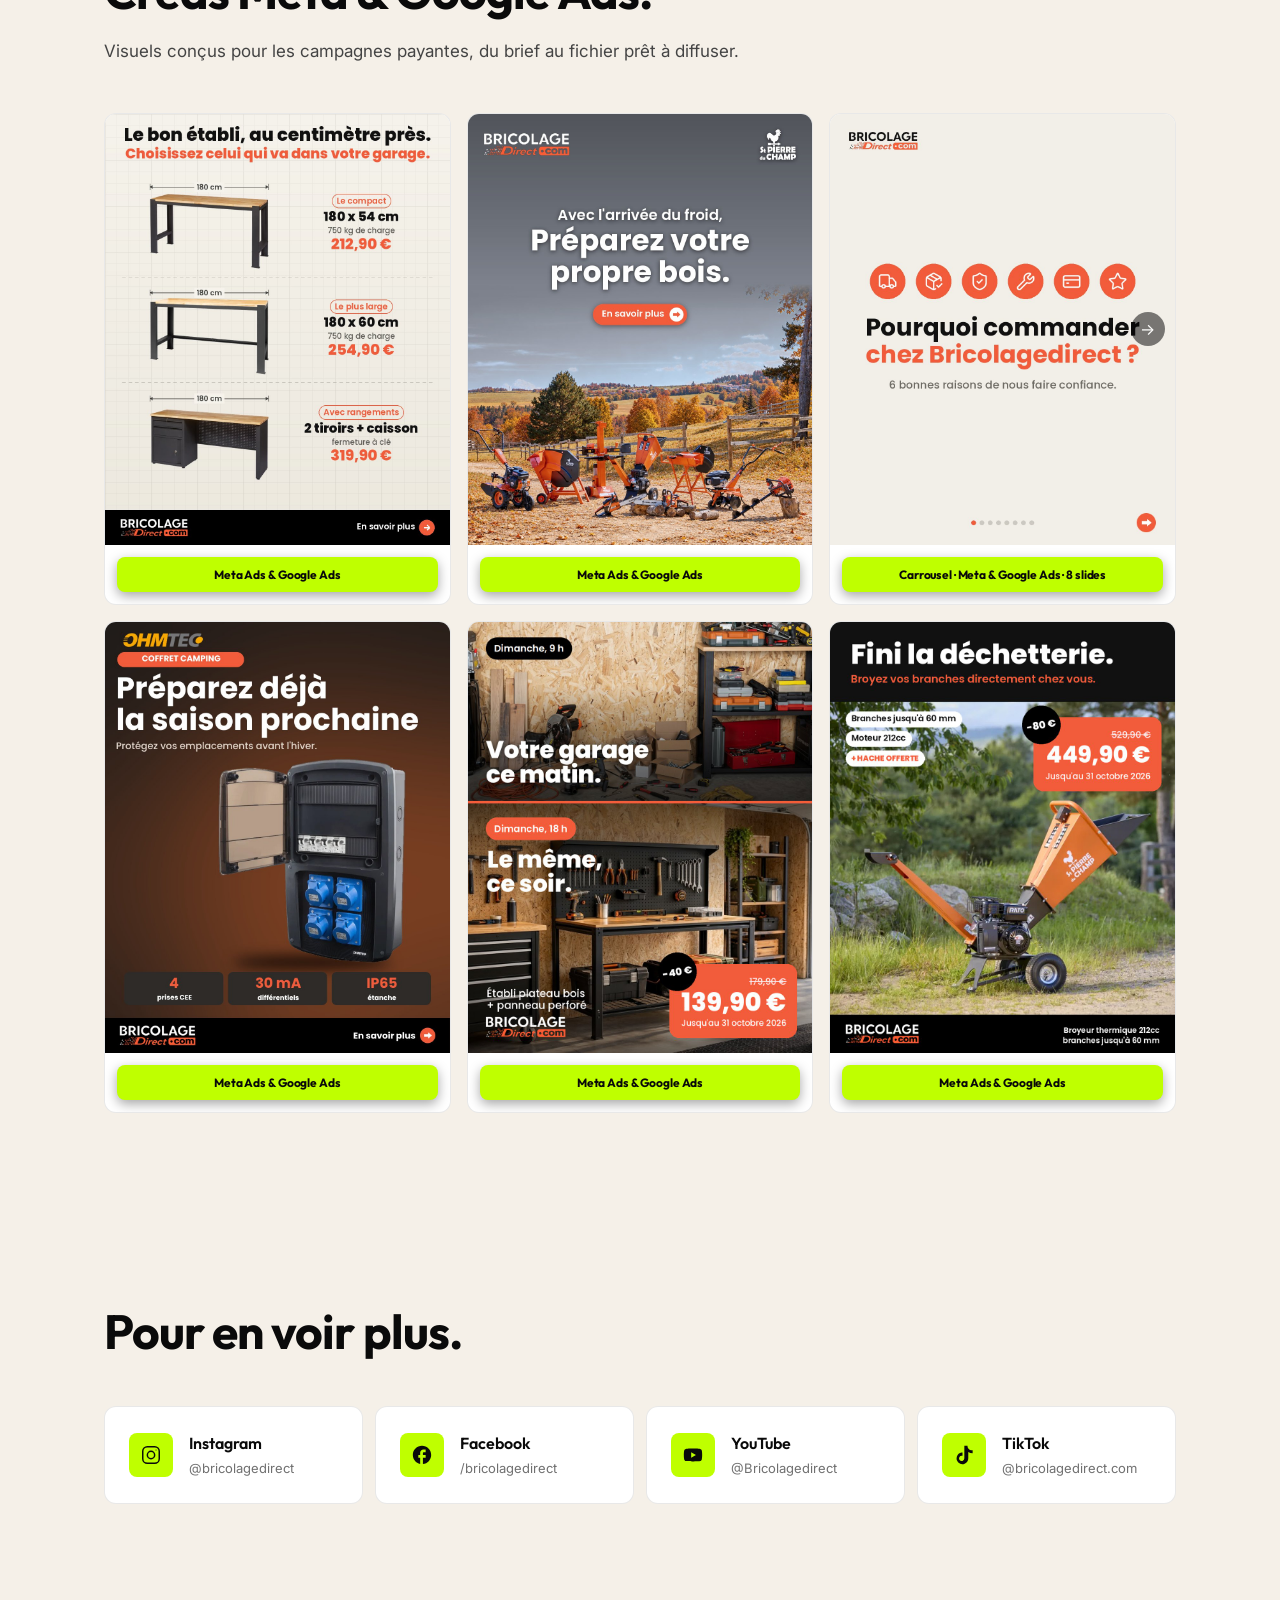
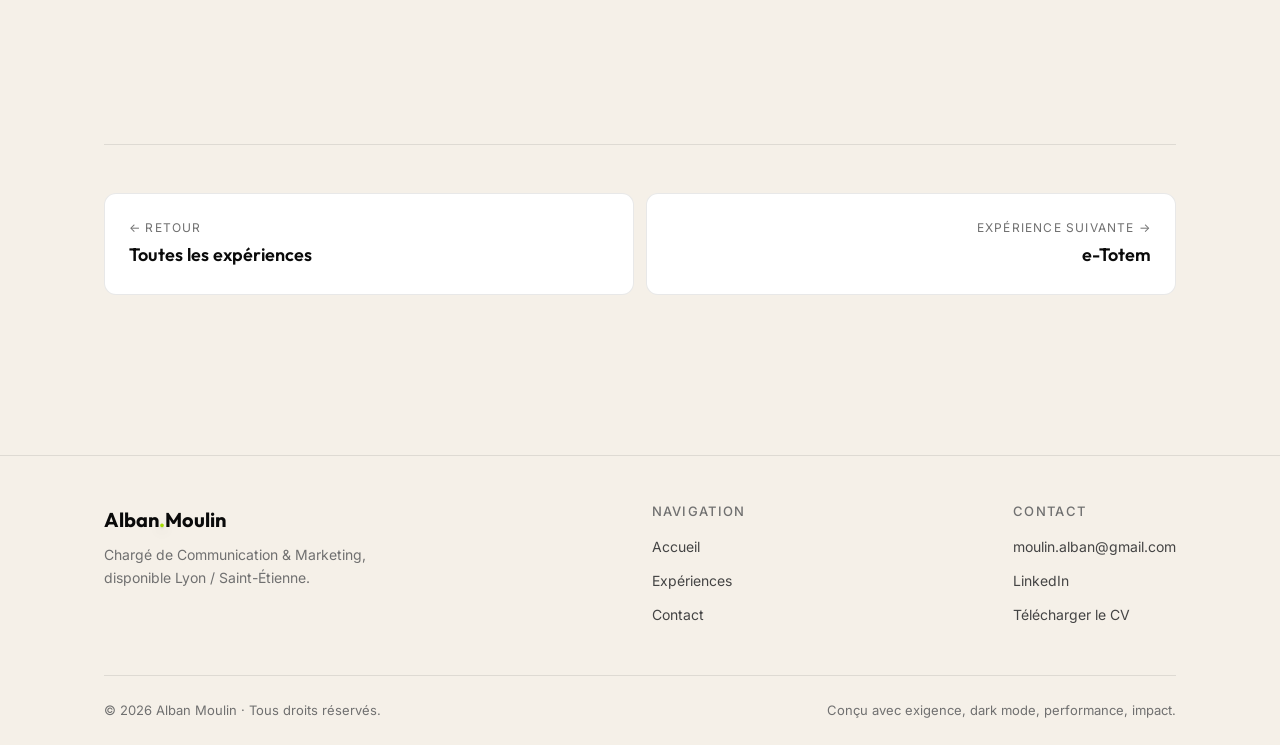
<file: experiences/bricolagedirect.html>
<!DOCTYPE html>
<html lang="fr">
<head>
  <meta charset="UTF-8" />
  <meta name="viewport" content="width=device-width, initial-scale=1.0" />
  <meta name="theme-color" content="#F5F0E8" />
  <title>Bricolagedirect.com, Alban Moulin</title>
  <meta name="description" content="Chargé de Communication & Marketing chez Bricolagedirect.com (Unipro Group). ROAS +7, +579% de clics, +351K€ de CA via partenariats influenceurs." />

  <link rel="preconnect" href="https://fonts.googleapis.com" />
  <link rel="preconnect" href="https://fonts.gstatic.com" crossorigin />
  <link href="https://fonts.googleapis.com/css2?family=Inter:wght@400;500;600&family=Outfit:wght@400;500;600;700;800&display=swap" rel="stylesheet" />

  <link rel="stylesheet" href="../css/style.css?v=20261020b" />
</head>
<body>

  <header class="nav" role="banner">
    <div class="nav__inner">
      <a href="../index.html" class="nav__brand">Alban<span>.</span>Moulin</a>
      <nav aria-label="Navigation principale">
        <ul class="nav__list">
          <li><a href="../index.html" class="nav__link">Accueil</a></li>
          <li><a href="../index.html#experiences" class="nav__link is-active">Expériences</a></li>
          <li><a href="../contact.html" class="nav__link">Contact</a></li>
        </ul>
      </nav>
      <a href="../contact.html" class="btn btn--primary nav__cta">Me contacter</a>
      <button class="nav__burger" aria-label="Menu" aria-expanded="false">
        <span></span><span></span><span></span>
      </button>
    </div>
  </header>

  <div class="mobile-menu" aria-hidden="true">
    <ul>
      <li><a href="../index.html">Accueil</a></li>
      <li><a href="../index.html#experiences">Expériences</a></li>
      <li><a href="../contact.html">Contact</a></li>
    </ul>
    <a href="../contact.html" class="btn btn--primary">Me contacter</a>
  </div>

  <main>

    <section class="exp-hero">
      <div class="container">
        <nav class="breadcrumb" aria-label="Fil d'Ariane">
          <a href="../index.html">Accueil</a>
          <span class="breadcrumb__sep">/</span>
          <a href="../index.html#experiences">Expériences</a>
          <span class="breadcrumb__sep">/</span>
          <span>Bricolagedirect.com</span>
        </nav>

        <span class="exp-hero__period is-current">
          <span class="dot"></span> Novembre 2025, Présent · CDI
        </span>

        <h1 class="exp-hero__title">Bricolagedirect<span class="accent-text">.</span>com</h1>
        <p class="hero__role" style="margin-bottom:0;">
          Chargé de Communication &amp; Marketing
          <span class="hero__role-divider">/</span>
          Unipro Group
        </p>

        <dl class="exp-hero__meta">
          <div class="exp-hero__meta-block">
            <dt>Secteur</dt>
            <dd>E-commerce bricolage, jardin, piscine</dd>
          </div>
          <div class="exp-hero__meta-block">
            <dt>Contrat</dt>
            <dd>CDI · Plein temps</dd>
          </div>
          <div class="exp-hero__meta-block">
            <dt>Périmètre</dt>
            <dd>Social, Paid Meta, Influence</dd>
          </div>
        </dl>
      </div>
    </section>

    <section>
      <div class="container">
        <div class="exp-mission">
          <div class="fade-up">
            <span class="section-label">Missions</span>
            <h2 class="exp-mission__title">Le contenu organique au service de la performance.</h2>
          </div>
          <ol class="exp-mission__list fade-up">
            <li>Pilotage de la stratégie de contenu organique sur Facebook, Instagram et TikTok, production native, Reels et formats UGC.</li>
            <li>Production des créatifs Meta Ads en fonction des audiences et des cibles définies avec le prestataire media buying, budget 30 K€, ROAS 7.</li>
            <li>Sourcing et orchestration de partenariats influenceurs, 5 collaborations majeures pour +351 K€ de CA généré.</li>
            <li>Production vidéo de A à Z : tournage, montage, post-production sur les meilleures créas (Meilleure créa : ROAS 64,88).</li>
            <li>Reporting hebdo &amp; mensuel sur KPI : reach, CTR, ROAS, CA collabs.</li>
          </ol>
        </div>
      </div>
    </section>

    <section>
      <div class="container">
        <div class="section-header fade-up">
          <span class="section-label">Résultats</span>
          <h2>Les chiffres derrière la campagne.</h2>
        </div>

        <div class="kpi-grid">
          <div class="kpi fade-up">
            <div class="kpi__value">+<span data-count="351">0</span><span class="kpi__value-unit">K€</span></div>
            <div class="kpi__label">CA via 5 partenariats influenceurs</div>
          </div>
          <div class="kpi fade-up">
            <div class="kpi__value">+<span data-count="7">0</span></div>
            <div class="kpi__label">ROAS · budget 30 K€ Meta Ads</div>
          </div>
          <div class="kpi fade-up">
            <div class="kpi__value">+<span data-count="579">0</span><span class="kpi__value-unit">%</span></div>
            <div class="kpi__label">de clics vs N-1 · 372 K clics</div>
          </div>
          <div class="kpi fade-up">
            <div class="kpi__value">+<span data-count="25">0</span><span class="kpi__value-unit">M</span></div>
            <div class="kpi__label">vues cumulées (FB, IG, TikTok, YouTube)</div>
          </div>
          <div class="kpi fade-up">
            <div class="kpi__value">+<span data-count="4500">0</span></div>
            <div class="kpi__label">nouveaux abonnés sur Facebook, Instagram, TikTok &amp; YouTube</div>
          </div>
          <div class="kpi fade-up">
            <div class="kpi__value">+<span data-count="162">0</span><span class="kpi__value-unit">%</span></div>
            <div class="kpi__label">de croissance sur TikTok</div>
          </div>
          <div class="kpi fade-up">
            <div class="kpi__value">×<span data-count="4">0</span></div>
            <div class="kpi__label">CTR vs N-1 · CPATC divisé par 3</div>
          </div>
          <div class="kpi fade-up">
            <div class="kpi__value">×<span data-count="64.88" data-decimals="2">0</span></div>
            <div class="kpi__label">ROAS de la meilleure créa</div>
          </div>
        </div>
      </div>
    </section>

    <section>
      <div class="container">
        <div class="section-header fade-up">
          <span class="section-label">Réalisations · Organique</span>
          <h2>Aperçu des contenus organiques.</h2>
          <p class="section-header__lead">Sélection de vidéos et posts publiés sur les réseaux sociaux de la marque.</p>
        </div>

        <div class="gallery gallery--video">
          <div class="gallery__item fade-up">
            <video src="../assets/img/bricolagedirect/bd-1.mp4" autoplay loop muted playsinline preload="metadata" aria-label="Réalisation Bricolagedirect, créa social media"></video>
            <span class="gallery__item-label">Créa social media</span>
          </div>
          <div class="gallery__item fade-up">
            <video src="../assets/img/bricolagedirect/bd-2.mp4" autoplay loop muted playsinline preload="metadata" aria-label="Réalisation Bricolagedirect, campagne Meta Ads"></video>
            <span class="gallery__item-label">Campagne Meta Ads</span>
          </div>
          <div class="gallery__item fade-up">
            <video src="../assets/img/bricolagedirect/bd-3.mp4" autoplay loop muted playsinline preload="metadata" aria-label="Réalisation Bricolagedirect, partenariat influence"></video>
            <span class="gallery__item-label">Partenariat influence</span>
          </div>
          <div class="gallery__item fade-up">
            <video src="../assets/img/bricolagedirect/bd-4.mp4" autoplay loop muted playsinline preload="metadata" aria-label="Réalisation Bricolagedirect, Réel Instagram"></video>
            <span class="gallery__item-label">Réel Instagram</span>
          </div>
          <div class="gallery__item fade-up">
            <img src="../assets/img/bricolagedirect/bd-5.png" alt="Réalisation Bricolagedirect, Post Instagram" loading="lazy" />
            <span class="gallery__item-label">Post Instagram</span>
          </div>
          <div class="gallery__item fade-up">
            <video src="../assets/img/bricolagedirect/bd-6.mp4" autoplay loop muted playsinline preload="metadata" aria-label="Réalisation Bricolagedirect, TikTok viral, +850K vues"></video>
            <span class="gallery__item-stat">+850K vues</span>
            <span class="gallery__item-label">TikTok viral</span>
          </div>
        </div>
      </div>
    </section>

    <section>
      <div class="container">
        <div class="section-header fade-up">
          <span class="section-label">Publicité</span>
          <h2>Créas Meta &amp; Google Ads.</h2>
          <p class="section-header__lead">Visuels conçus pour les campagnes payantes, du brief au fichier prêt à diffuser.</p>
        </div>

        <div class="gallery gallery--ads">
          <div class="gallery__item fade-up">
            <img src="../assets/img/bricolagedirect/ads-etablis-feroce.jpg" alt="Créa Meta Ads et Google Ads Bricolagedirect, comparatif de trois établis avec dimensions et prix" loading="lazy" />
            <span class="gallery__item-label">Meta Ads &amp; Google Ads</span>
          </div>
          <div class="gallery__item fade-up">
            <img src="../assets/img/bricolagedirect/ads-saint-pierre-du-champ.jpg" alt="Créa Meta Ads et Google Ads Bricolagedirect, gamme Saint Pierre du Champ pour préparer son bois" loading="lazy" />
            <span class="gallery__item-label">Meta Ads &amp; Google Ads</span>
          </div>
          <div class="gallery__item fade-up">
            <div class="ad-carousel" aria-roledescription="carrousel" aria-label="Carrousel Meta Ads et Google Ads, 6 bonnes raisons de commander">
              <div class="ad-carousel__track" tabindex="0">
                <img src="../assets/img/bricolagedirect/carrousel-avantages-1.jpg" alt="Carrousel Meta Ads et Google Ads Bricolagedirect, slide 1 : Pourquoi commander chez Bricolagedirect, 6 bonnes raisons" loading="lazy" draggable="false" />
                <img src="../assets/img/bricolagedirect/carrousel-avantages-2.jpg" alt="Carrousel Meta Ads et Google Ads Bricolagedirect, slide 2 : Livraison offerte dès 250 euros" loading="lazy" draggable="false" />
                <img src="../assets/img/bricolagedirect/carrousel-avantages-3.jpg" alt="Carrousel Meta Ads et Google Ads Bricolagedirect, slide 3 : Expédié en 24 h depuis la Haute-Loire" loading="lazy" draggable="false" />
                <img src="../assets/img/bricolagedirect/carrousel-avantages-4.jpg" alt="Carrousel Meta Ads et Google Ads Bricolagedirect, slide 4 : Garantie 2 à 5 ans" loading="lazy" draggable="false" />
                <img src="../assets/img/bricolagedirect/carrousel-avantages-5.jpg" alt="Carrousel Meta Ads et Google Ads Bricolagedirect, slide 5 : SAV et pièces détachées" loading="lazy" draggable="false" />
                <img src="../assets/img/bricolagedirect/carrousel-avantages-6.jpg" alt="Carrousel Meta Ads et Google Ads Bricolagedirect, slide 6 : Paiement en 3 fois sans frais" loading="lazy" draggable="false" />
                <img src="../assets/img/bricolagedirect/carrousel-avantages-7.jpg" alt="Carrousel Meta Ads et Google Ads Bricolagedirect, slide 7 : Note clients 9,4 sur 10" loading="lazy" draggable="false" />
                <img src="../assets/img/bricolagedirect/carrousel-avantages-8.jpg" alt="Carrousel Meta Ads et Google Ads Bricolagedirect, slide 8 : Tout est sur bricolagedirect.com" loading="lazy" draggable="false" />
              </div>
              <button class="ad-carousel__btn ad-carousel__btn--prev" type="button" aria-label="Slide précédente">&#8592;</button>
              <button class="ad-carousel__btn ad-carousel__btn--next" type="button" aria-label="Slide suivante">&#8594;</button>
              <div class="ad-carousel__dots" aria-hidden="true"></div>
            </div>
            <span class="gallery__item-label">Carrousel · Meta &amp; Google Ads · 8 slides</span>
          </div>
          <div class="gallery__item fade-up">
            <img src="../assets/img/bricolagedirect/ads-coffret-camping-ohmtec.jpg" alt="Créa Meta Ads et Google Ads Bricolagedirect, coffret camping Ohmtec" loading="lazy" />
            <span class="gallery__item-label">Meta Ads &amp; Google Ads</span>
          </div>
          <div class="gallery__item fade-up">
            <img src="../assets/img/bricolagedirect/ads-etabli-avant-apres.jpg" alt="Créa Meta Ads et Google Ads Bricolagedirect, établi plateau bois avant après garage" loading="lazy" />
            <span class="gallery__item-label">Meta Ads &amp; Google Ads</span>
          </div>
          <div class="gallery__item fade-up">
            <img src="../assets/img/bricolagedirect/ads-broyeur-thermique.jpg" alt="Créa Meta Ads et Google Ads Bricolagedirect, broyeur thermique Saint Pierre du Champ" loading="lazy" />
            <span class="gallery__item-label">Meta Ads &amp; Google Ads</span>
          </div>
        </div>
      </div>
    </section>

    <section>
      <div class="container">
        <div class="section-header fade-up">
          <h2>Pour en voir plus.</h2>
        </div>

        <div class="social-grid">

          <a href="https://www.instagram.com/bricolagedirect/" target="_blank" rel="noopener noreferrer" class="social-link fade-up">
            <span class="social-link__icon" aria-hidden="true">
              <svg viewBox="0 0 24 24" width="22" height="22" fill="none" stroke="currentColor" stroke-width="1.6" stroke-linecap="round" stroke-linejoin="round">
                <rect x="3" y="3" width="18" height="18" rx="5"/>
                <circle cx="12" cy="12" r="4"/>
                <circle cx="17.5" cy="6.5" r="0.6" fill="currentColor" stroke="none"/>
              </svg>
            </span>
            <span class="social-link__text">
              <span class="social-link__platform">Instagram</span>
              <span class="social-link__handle">@bricolagedirect</span>
            </span>
          </a>

          <a href="https://www.facebook.com/bricolagedirect" target="_blank" rel="noopener noreferrer" class="social-link fade-up">
            <span class="social-link__icon" aria-hidden="true">
              <svg viewBox="0 0 24 24" width="22" height="22" fill="currentColor">
                <path d="M22 12c0-5.52-4.48-10-10-10S2 6.48 2 12c0 4.84 3.44 8.87 8 9.8V15H8v-3h2V9.5C10 7.57 11.57 6 13.5 6H16v3h-2c-.55 0-1 .45-1 1v2h3v3h-3v6.95c5.05-.5 9-4.76 9-9.95z"/>
              </svg>
            </span>
            <span class="social-link__text">
              <span class="social-link__platform">Facebook</span>
              <span class="social-link__handle">/bricolagedirect</span>
            </span>
          </a>

          <a href="https://www.youtube.com/@Bricolagedirect" target="_blank" rel="noopener noreferrer" class="social-link fade-up">
            <span class="social-link__icon" aria-hidden="true">
              <svg viewBox="0 0 24 24" width="22" height="22" fill="currentColor">
                <path d="M21.58 7.19c-.23-.86-.91-1.54-1.77-1.77C18.25 5 12 5 12 5s-6.25 0-7.81.42c-.86.23-1.54.91-1.77 1.77C2 8.75 2 12 2 12s0 3.25.42 4.81c.23.86.91 1.54 1.77 1.77C5.75 19 12 19 12 19s6.25 0 7.81-.42c.86-.23 1.54-.91 1.77-1.77C22 15.25 22 12 22 12s0-3.25-.42-4.81zM10 15V9l5.2 3-5.2 3z"/>
              </svg>
            </span>
            <span class="social-link__text">
              <span class="social-link__platform">YouTube</span>
              <span class="social-link__handle">@Bricolagedirect</span>
            </span>
          </a>

          <a href="https://www.tiktok.com/@bricolagedirect.com" target="_blank" rel="noopener noreferrer" class="social-link fade-up">
            <span class="social-link__icon" aria-hidden="true">
              <svg viewBox="0 0 24 24" width="22" height="22" fill="currentColor">
                <path d="M19.59 6.69a4.83 4.83 0 0 1-3.77-4.25V2h-3.45v13.67a2.89 2.89 0 0 1-5.2 1.74 2.89 2.89 0 0 1 2.31-4.64 2.93 2.93 0 0 1 .88.13V9.4a6.84 6.84 0 0 0-1-.05A6.33 6.33 0 0 0 5.8 20.1a6.34 6.34 0 0 0 10.86-4.43v-7a8.16 8.16 0 0 0 4.77 1.52v-3.4a4.85 4.85 0 0 1-1.84-.1z"/>
              </svg>
            </span>
            <span class="social-link__text">
              <span class="social-link__platform">TikTok</span>
              <span class="social-link__handle">@bricolagedirect.com</span>
            </span>
          </a>

        </div>
      </div>
    </section>

    <section>
      <div class="container">
        <div class="exp-nav">
          <a href="../index.html#experiences" class="exp-nav__item">
            <span class="exp-nav__direction">← Retour</span>
            <span class="exp-nav__name">Toutes les expériences</span>
          </a>
          <a href="etotem.html" class="exp-nav__item exp-nav__item--next">
            <span class="exp-nav__direction">Expérience suivante →</span>
            <span class="exp-nav__name">e-Totem</span>
          </a>
        </div>
      </div>
    </section>

  </main>

  <footer class="footer">
    <div class="container">
      <div class="footer__inner">
        <div>
          <div class="footer__brand">Alban<span class="accent-text">.</span>Moulin</div>
          <p class="footer__tagline">Chargé de Communication &amp; Marketing, disponible Lyon / Saint-Étienne.</p>
        </div>
        <div class="footer__col">
          <h4>Navigation</h4>
          <ul>
            <li><a href="../index.html">Accueil</a></li>
            <li><a href="../index.html#experiences">Expériences</a></li>
            <li><a href="../contact.html">Contact</a></li>
          </ul>
        </div>
        <div class="footer__col">
          <h4>Contact</h4>
          <ul>
            <li><a href="mailto:moulin.alban@gmail.com">moulin.alban@gmail.com</a></li>
            <li><a href="https://www.linkedin.com/in/albanmoulin/" target="_blank" rel="noopener noreferrer">LinkedIn</a></li>
            <li><a href="../assets/img/cv.pdf?v=20261109" download>Télécharger le CV</a></li>
          </ul>
        </div>
      </div>
      <div class="footer__bottom">
        <span>© <span data-year>2026</span> Alban Moulin · Tous droits réservés.</span>
        <span>Conçu avec exigence, dark mode, performance, impact.</span>
      </div>
    </div>
  </footer>

  <script src="../js/main.js?v=20261020b"></script>
</body>
</html>
</file>
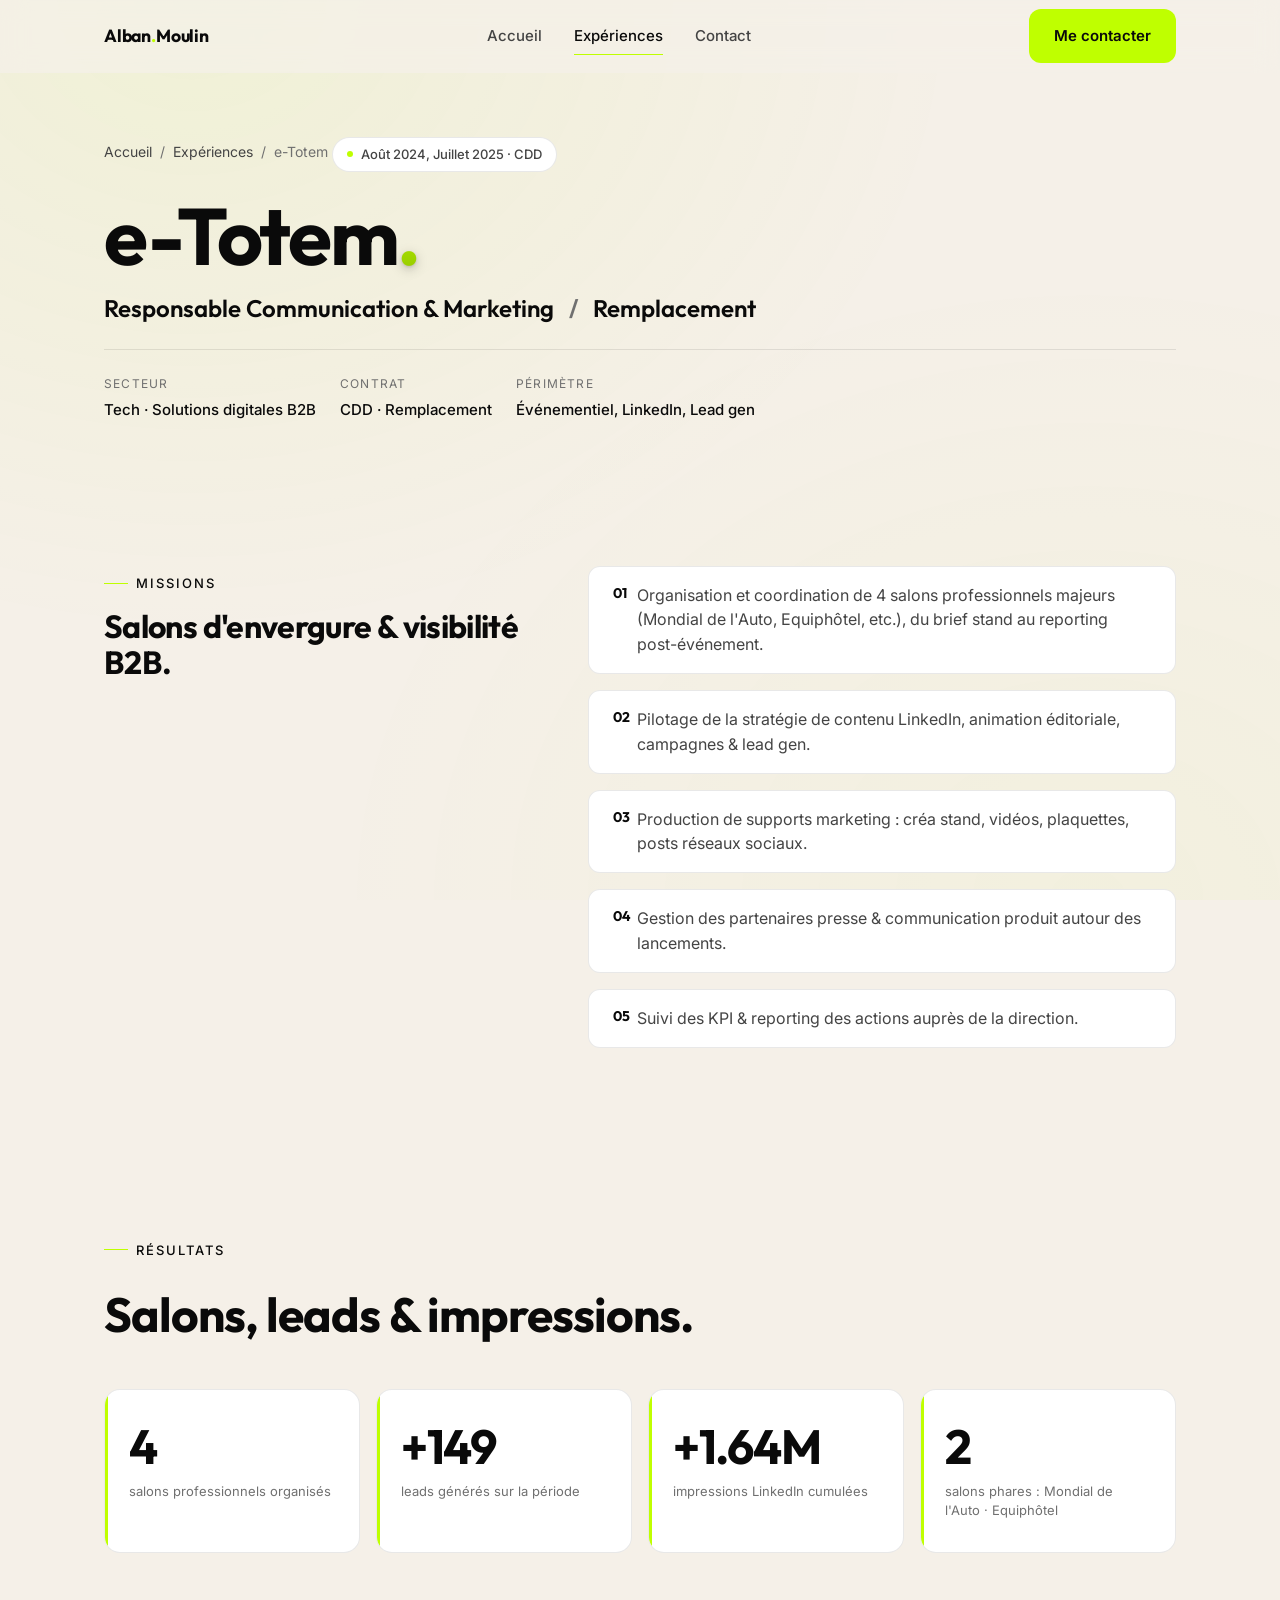
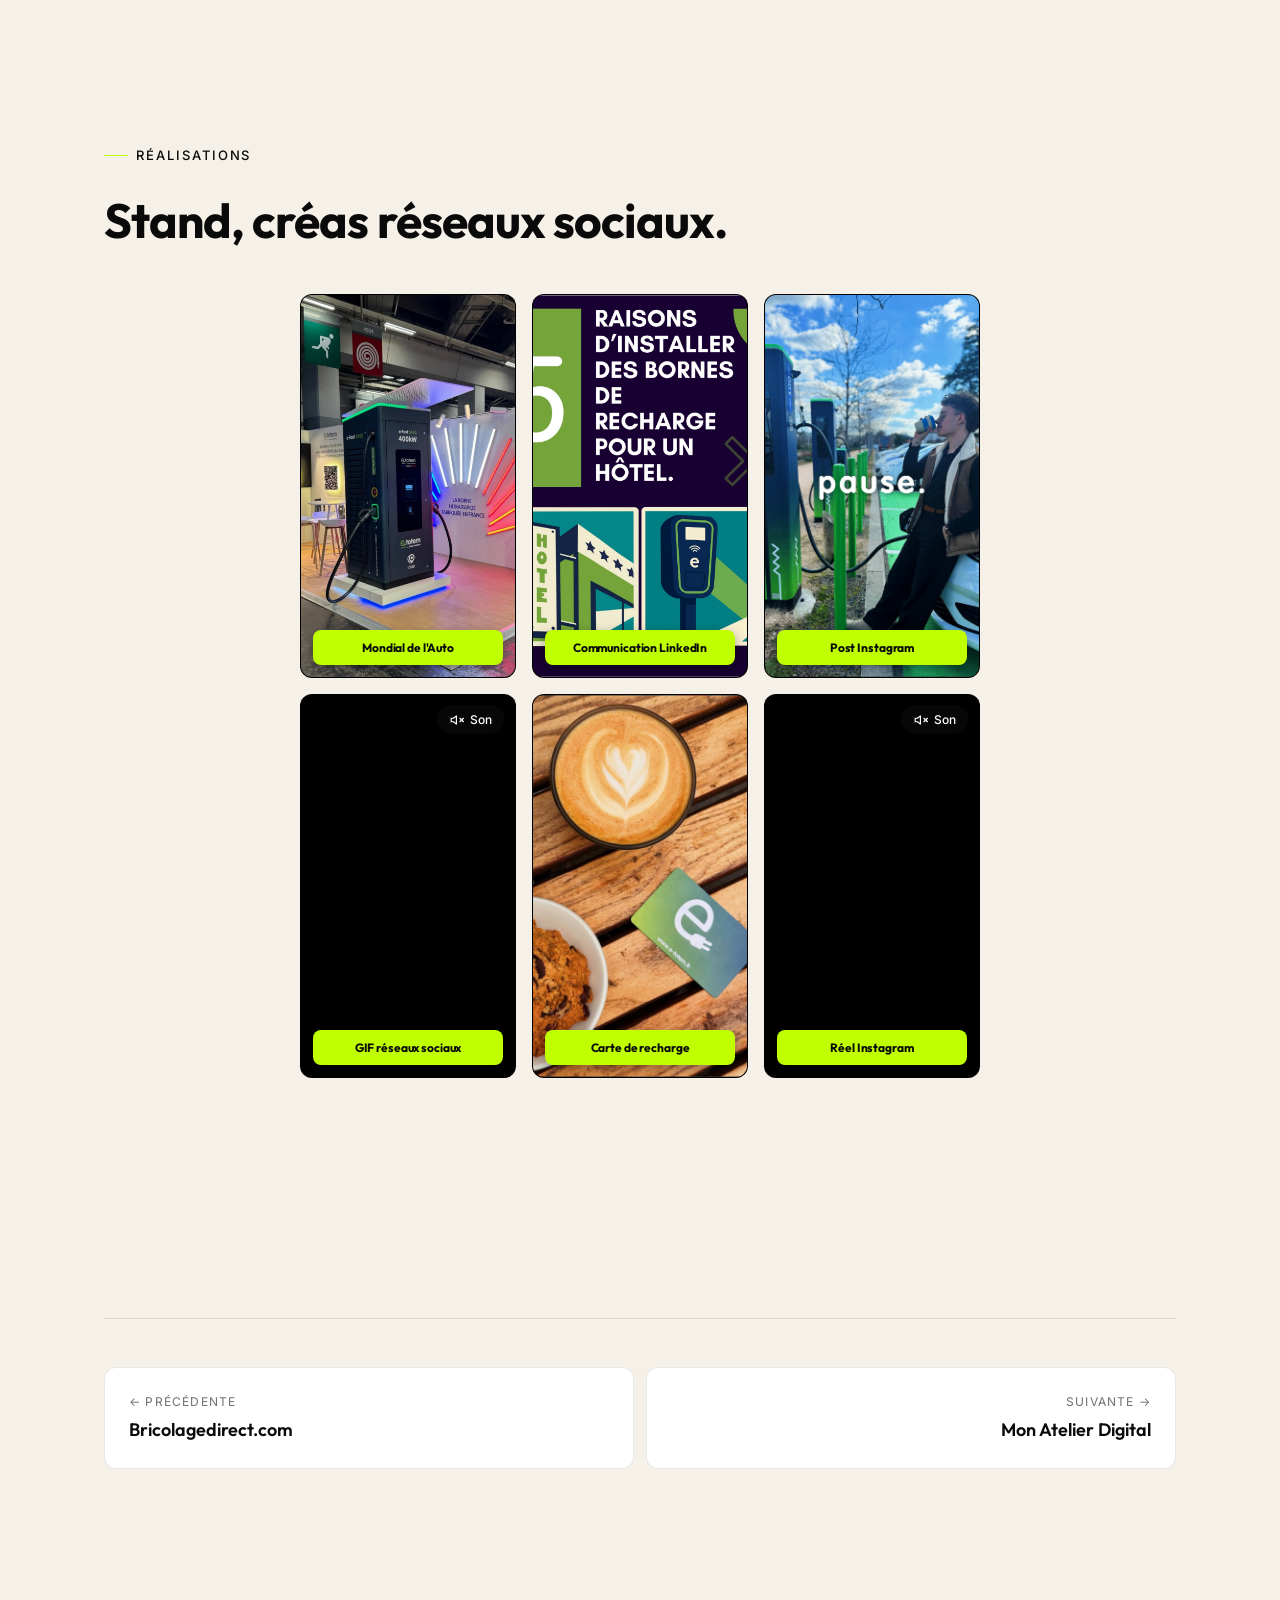
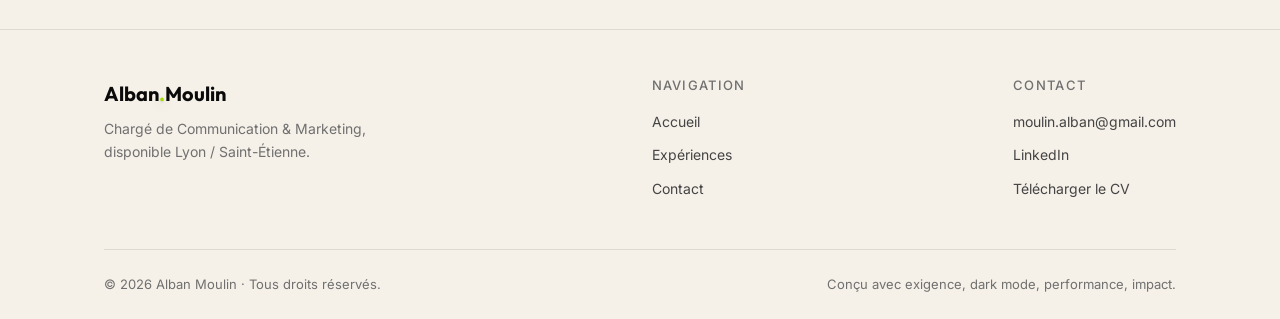
<file: experiences/etotem.html>
<!DOCTYPE html>
<html lang="fr">
<head>
  <meta charset="UTF-8" />
  <meta name="viewport" content="width=device-width, initial-scale=1.0" />
  <meta name="theme-color" content="#F5F0E8" />
  <title>e-Totem, Alban Moulin</title>
  <meta name="description" content="Responsable Communication & Marketing chez e-Totem. 4 salons organisés (Mondial de l'Auto, Equiphôtel), +160 leads, +1,76M impressions LinkedIn." />

  <link rel="preconnect" href="https://fonts.googleapis.com" />
  <link rel="preconnect" href="https://fonts.gstatic.com" crossorigin />
  <link href="https://fonts.googleapis.com/css2?family=Inter:wght@400;500;600&family=Outfit:wght@400;500;600;700;800&display=swap" rel="stylesheet" />

  <link rel="stylesheet" href="../css/style.css?v=20261020b" />
</head>
<body>

  <header class="nav" role="banner">
    <div class="nav__inner">
      <a href="../index.html" class="nav__brand">Alban<span>.</span>Moulin</a>
      <nav aria-label="Navigation principale">
        <ul class="nav__list">
          <li><a href="../index.html" class="nav__link">Accueil</a></li>
          <li><a href="../index.html#experiences" class="nav__link is-active">Expériences</a></li>
          <li><a href="../contact.html" class="nav__link">Contact</a></li>
        </ul>
      </nav>
      <a href="../contact.html" class="btn btn--primary nav__cta">Me contacter</a>
      <button class="nav__burger" aria-label="Menu" aria-expanded="false">
        <span></span><span></span><span></span>
      </button>
    </div>
  </header>

  <div class="mobile-menu" aria-hidden="true">
    <ul>
      <li><a href="../index.html">Accueil</a></li>
      <li><a href="../index.html#experiences">Expériences</a></li>
      <li><a href="../contact.html">Contact</a></li>
    </ul>
    <a href="../contact.html" class="btn btn--primary">Me contacter</a>
  </div>

  <main>

    <section class="exp-hero">
      <div class="container">
        <nav class="breadcrumb" aria-label="Fil d'Ariane">
          <a href="../index.html">Accueil</a>
          <span class="breadcrumb__sep">/</span>
          <a href="../index.html#experiences">Expériences</a>
          <span class="breadcrumb__sep">/</span>
          <span>e-Totem</span>
        </nav>

        <span class="exp-hero__period">
          <span class="dot"></span> Août 2024, Juillet 2025 · CDD
        </span>

        <h1 class="exp-hero__title">e-Totem<span class="accent-text">.</span></h1>
        <p class="hero__role" style="margin-bottom:0;">
          Responsable Communication &amp; Marketing
          <span class="hero__role-divider">/</span>
          Remplacement
        </p>

        <dl class="exp-hero__meta">
          <div class="exp-hero__meta-block">
            <dt>Secteur</dt>
            <dd>Tech · Solutions digitales B2B</dd>
          </div>
          <div class="exp-hero__meta-block">
            <dt>Contrat</dt>
            <dd>CDD · Remplacement</dd>
          </div>
          <div class="exp-hero__meta-block">
            <dt>Périmètre</dt>
            <dd>Événementiel, LinkedIn, Lead gen</dd>
          </div>
        </dl>
      </div>
    </section>

    <section>
      <div class="container">
        <div class="exp-mission">
          <div class="fade-up">
            <span class="section-label">Missions</span>
            <h2 class="exp-mission__title">Salons d'envergure &amp; visibilité B2B.</h2>
          </div>
          <ol class="exp-mission__list fade-up">
            <li>Organisation et coordination de 4 salons professionnels majeurs (Mondial de l'Auto, Equiphôtel, etc.), du brief stand au reporting post-événement.</li>
            <li>Pilotage de la stratégie de contenu LinkedIn, animation éditoriale, campagnes &amp; lead gen.</li>
            <li>Production de supports marketing : créa stand, vidéos, plaquettes, posts réseaux sociaux.</li>
            <li>Gestion des partenaires presse &amp; communication produit autour des lancements.</li>
            <li>Suivi des KPI &amp; reporting des actions auprès de la direction.</li>
          </ol>
        </div>
      </div>
    </section>

    <section>
      <div class="container">
        <div class="section-header fade-up">
          <span class="section-label">Résultats</span>
          <h2>Salons, leads &amp; impressions.</h2>
        </div>

        <div class="kpi-grid">
          <div class="kpi fade-up">
            <div class="kpi__value"><span data-count="4">0</span></div>
            <div class="kpi__label">salons professionnels organisés</div>
          </div>
          <div class="kpi fade-up">
            <div class="kpi__value">+<span data-count="160">0</span></div>
            <div class="kpi__label">leads générés sur la période</div>
          </div>
          <div class="kpi fade-up">
            <div class="kpi__value">+<span data-count="1.76" data-decimals="2">0</span><span class="kpi__value-unit">M</span></div>
            <div class="kpi__label">impressions LinkedIn cumulées</div>
          </div>
          <div class="kpi fade-up">
            <div class="kpi__value"><span data-count="2">0</span></div>
            <div class="kpi__label">salons phares : Mondial de l'Auto · Equiphôtel</div>
          </div>
        </div>
      </div>
    </section>

    <section>
      <div class="container">
        <div class="section-header fade-up">
          <span class="section-label">Réalisations</span>
          <h2>Stand, créas réseaux sociaux.</h2>
        </div>

        <div class="gallery gallery--video">
          <div class="gallery__item fade-up">
            <img src="../assets/img/etotem/et-mondial.png" alt="e-Totem, Mondial de l'Auto" loading="lazy" />
            <span class="gallery__item-label">Mondial de l'Auto</span>
          </div>
          <div class="gallery__item fade-up">
            <img src="../assets/img/etotem/et-linkedin.png" alt="e-Totem, communication LinkedIn" loading="lazy" />
            <span class="gallery__item-label">Communication LinkedIn</span>
          </div>
          <div class="gallery__item fade-up">
            <img src="../assets/img/etotem/et-instagram.png" alt="e-Totem, post Instagram" loading="lazy" />
            <span class="gallery__item-label">Post Instagram</span>
          </div>
          <div class="gallery__item fade-up">
            <video src="../assets/img/etotem/et-gif.mp4" autoplay loop muted playsinline preload="metadata" aria-label="e-Totem, GIF pour les réseaux sociaux"></video>
            <span class="gallery__item-label">GIF réseaux sociaux</span>
          </div>
          <div class="gallery__item fade-up">
            <img src="../assets/img/etotem/et-carte.png" alt="e-Totem, Mise en avant de la carte de recharge" loading="lazy" />
            <span class="gallery__item-label">Carte de recharge</span>
          </div>
          <div class="gallery__item fade-up">
            <video src="../assets/img/etotem/et-reel.mp4" autoplay loop muted playsinline preload="metadata" aria-label="e-Totem, Réel Instagram"></video>
            <span class="gallery__item-label">Réel Instagram</span>
          </div>
        </div>
      </div>
    </section>

    <section>
      <div class="container">
        <div class="exp-nav">
          <a href="bricolagedirect.html" class="exp-nav__item">
            <span class="exp-nav__direction">← Précédente</span>
            <span class="exp-nav__name">Bricolagedirect.com</span>
          </a>
          <a href="mon-atelier-digital.html" class="exp-nav__item exp-nav__item--next">
            <span class="exp-nav__direction">Suivante →</span>
            <span class="exp-nav__name">Mon Atelier Digital</span>
          </a>
        </div>
      </div>
    </section>

  </main>

  <footer class="footer">
    <div class="container">
      <div class="footer__inner">
        <div>
          <div class="footer__brand">Alban<span class="accent-text">.</span>Moulin</div>
          <p class="footer__tagline">Chargé de Communication &amp; Marketing, disponible Lyon / Saint-Étienne.</p>
        </div>
        <div class="footer__col">
          <h4>Navigation</h4>
          <ul>
            <li><a href="../index.html">Accueil</a></li>
            <li><a href="../index.html#experiences">Expériences</a></li>
            <li><a href="../contact.html">Contact</a></li>
          </ul>
        </div>
        <div class="footer__col">
          <h4>Contact</h4>
          <ul>
            <li><a href="mailto:moulin.alban@gmail.com">moulin.alban@gmail.com</a></li>
            <li><a href="https://www.linkedin.com/in/albanmoulin/" target="_blank" rel="noopener noreferrer">LinkedIn</a></li>
            <li><a href="../assets/img/cv.pdf?v=20261109" download>Télécharger le CV</a></li>
          </ul>
        </div>
      </div>
      <div class="footer__bottom">
        <span>© <span data-year>2026</span> Alban Moulin · Tous droits réservés.</span>
        <span>Conçu avec exigence, dark mode, performance, impact.</span>
      </div>
    </div>
  </footer>

  <script src="../js/main.js?v=20261020b"></script>
</body>
</html>
</file>
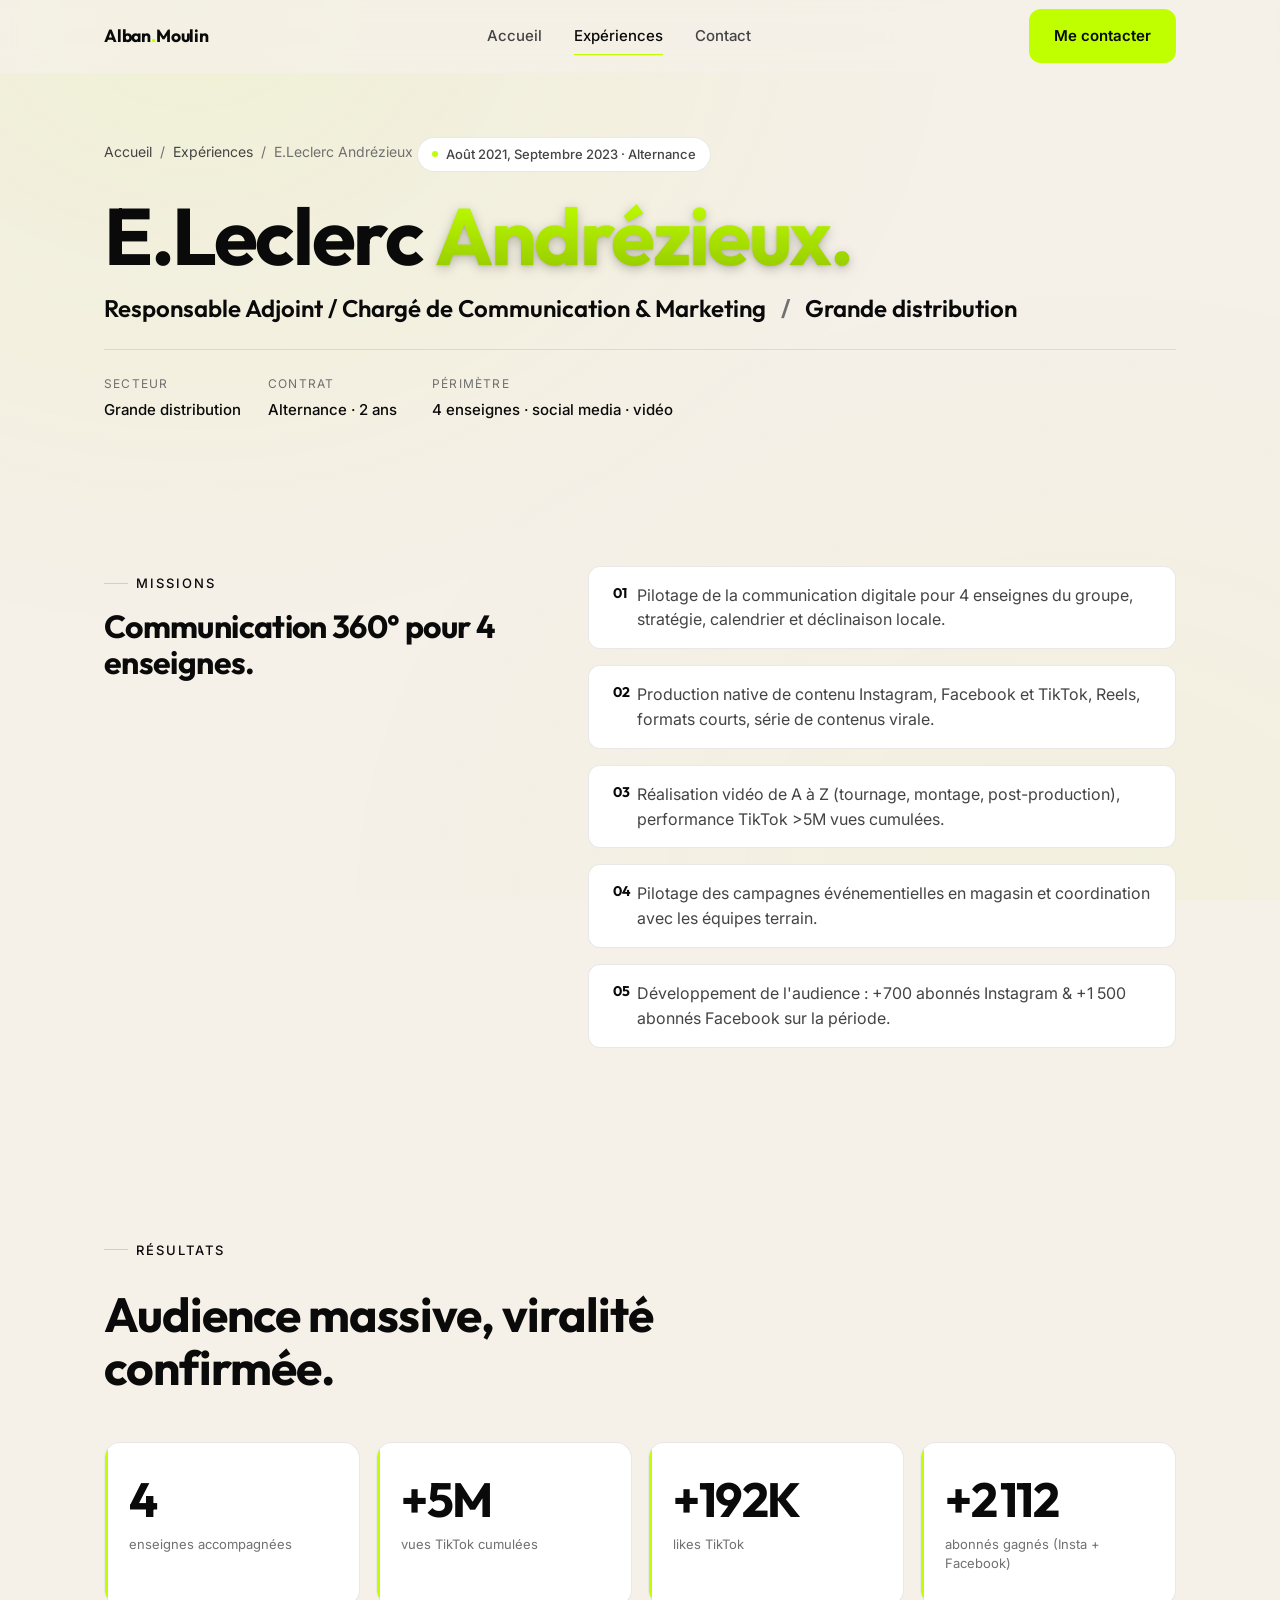
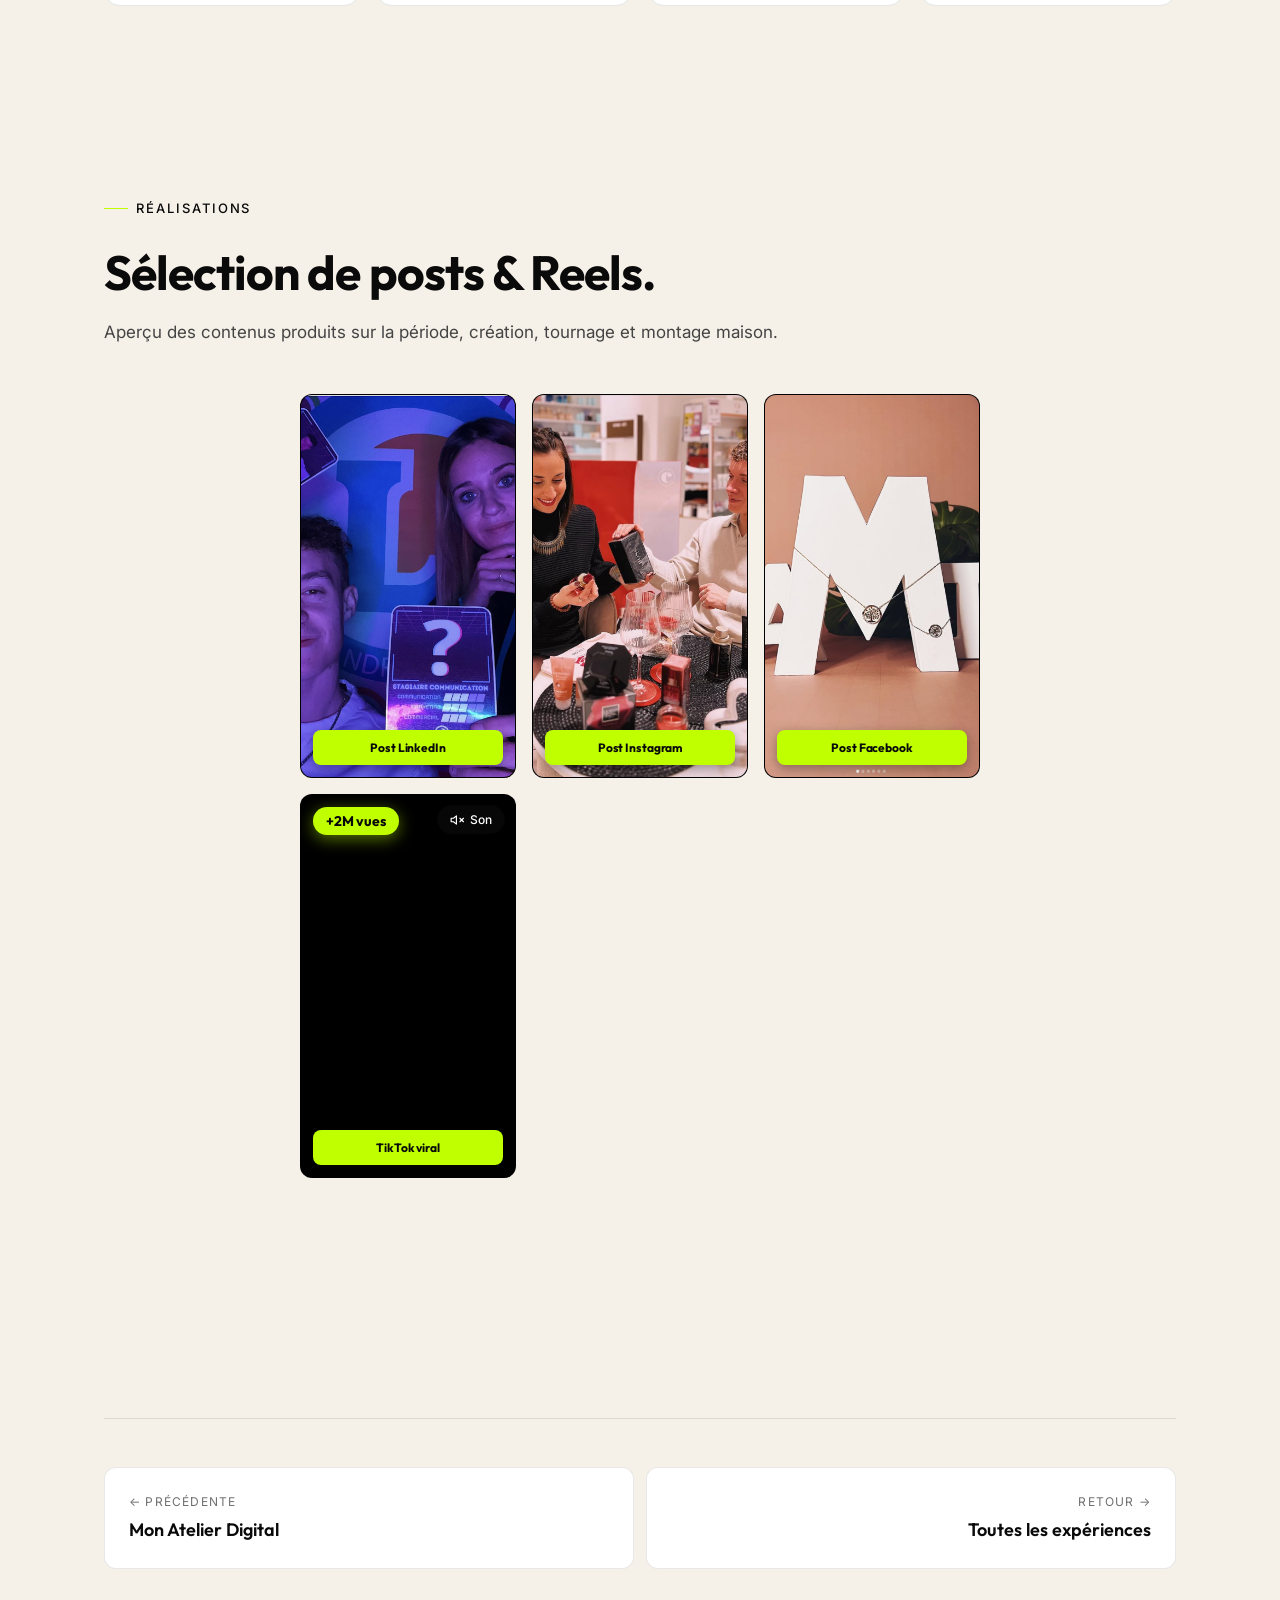
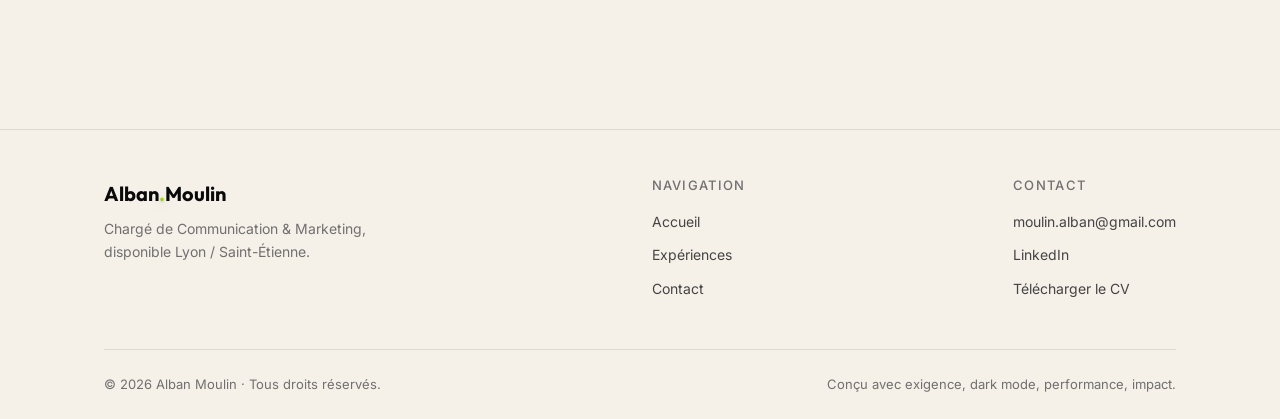
<file: experiences/leclerc.html>
<!DOCTYPE html>
<html lang="fr">
<head>
  <meta charset="UTF-8" />
  <meta name="viewport" content="width=device-width, initial-scale=1.0" />
  <meta name="theme-color" content="#F5F0E8" />
  <title>E.Leclerc Andrézieux, Alban Moulin</title>
  <meta name="description" content="Responsable Adjoint Communication & Marketing chez E.Leclerc Andrézieux. 4 enseignes, +5M vues TikTok, +200K likes, +700 abonnés Instagram." />

  <link rel="preconnect" href="https://fonts.googleapis.com" />
  <link rel="preconnect" href="https://fonts.gstatic.com" crossorigin />
  <link href="https://fonts.googleapis.com/css2?family=Inter:wght@400;500;600&family=Outfit:wght@400;500;600;700;800&display=swap" rel="stylesheet" />

  <link rel="stylesheet" href="../css/style.css?v=20261020b" />
</head>
<body>

  <header class="nav" role="banner">
    <div class="nav__inner">
      <a href="../index.html" class="nav__brand">Alban<span>.</span>Moulin</a>
      <nav aria-label="Navigation principale">
        <ul class="nav__list">
          <li><a href="../index.html" class="nav__link">Accueil</a></li>
          <li><a href="../index.html#experiences" class="nav__link is-active">Expériences</a></li>
          <li><a href="../contact.html" class="nav__link">Contact</a></li>
        </ul>
      </nav>
      <a href="../contact.html" class="btn btn--primary nav__cta">Me contacter</a>
      <button class="nav__burger" aria-label="Menu" aria-expanded="false">
        <span></span><span></span><span></span>
      </button>
    </div>
  </header>

  <div class="mobile-menu" aria-hidden="true">
    <ul>
      <li><a href="../index.html">Accueil</a></li>
      <li><a href="../index.html#experiences">Expériences</a></li>
      <li><a href="../contact.html">Contact</a></li>
    </ul>
    <a href="../contact.html" class="btn btn--primary">Me contacter</a>
  </div>

  <main>

    <section class="exp-hero">
      <div class="container">
        <nav class="breadcrumb" aria-label="Fil d'Ariane">
          <a href="../index.html">Accueil</a>
          <span class="breadcrumb__sep">/</span>
          <a href="../index.html#experiences">Expériences</a>
          <span class="breadcrumb__sep">/</span>
          <span>E.Leclerc Andrézieux</span>
        </nav>

        <span class="exp-hero__period">
          <span class="dot"></span> Août 2021, Septembre 2023 · Alternance
        </span>

        <h1 class="exp-hero__title">E.Leclerc <span class="accent-text">Andrézieux.</span></h1>
        <p class="hero__role" style="margin-bottom:0;">
          Responsable Adjoint / Chargé de Communication &amp; Marketing
          <span class="hero__role-divider">/</span>
          Grande distribution
        </p>

        <dl class="exp-hero__meta">
          <div class="exp-hero__meta-block">
            <dt>Secteur</dt>
            <dd>Grande distribution</dd>
          </div>
          <div class="exp-hero__meta-block">
            <dt>Contrat</dt>
            <dd>Alternance · 2 ans</dd>
          </div>
          <div class="exp-hero__meta-block">
            <dt>Périmètre</dt>
            <dd>4 enseignes · social media · vidéo</dd>
          </div>
        </dl>
      </div>
    </section>

    <section>
      <div class="container">
        <div class="exp-mission">
          <div class="fade-up">
            <span class="section-label">Missions</span>
            <h2 class="exp-mission__title">Communication 360° pour 4 enseignes.</h2>
          </div>
          <ol class="exp-mission__list fade-up">
            <li>Pilotage de la communication digitale pour 4 enseignes du groupe, stratégie, calendrier et déclinaison locale.</li>
            <li>Production native de contenu Instagram, Facebook et TikTok, Reels, formats courts, série de contenus virale.</li>
            <li>Réalisation vidéo de A à Z (tournage, montage, post-production), performance TikTok &gt;5M vues cumulées.</li>
            <li>Pilotage des campagnes événementielles en magasin et coordination avec les équipes terrain.</li>
            <li>Développement de l'audience : +700 abonnés Instagram &amp; +1 500 abonnés Facebook sur la période.</li>
          </ol>
        </div>
      </div>
    </section>

    <section>
      <div class="container">
        <div class="section-header fade-up">
          <span class="section-label">Résultats</span>
          <h2>Audience massive, viralité confirmée.</h2>
        </div>

        <div class="kpi-grid">
          <div class="kpi fade-up">
            <div class="kpi__value"><span data-count="4">0</span></div>
            <div class="kpi__label">enseignes accompagnées</div>
          </div>
          <div class="kpi fade-up">
            <div class="kpi__value">+<span data-count="5">0</span><span class="kpi__value-unit">M</span></div>
            <div class="kpi__label">vues TikTok cumulées</div>
          </div>
          <div class="kpi fade-up">
            <div class="kpi__value">+<span data-count="200">0</span><span class="kpi__value-unit">K</span></div>
            <div class="kpi__label">likes TikTok</div>
          </div>
          <div class="kpi fade-up">
            <div class="kpi__value">+<span data-count="2200">0</span></div>
            <div class="kpi__label">abonnés gagnés (Insta + Facebook)</div>
          </div>
        </div>
      </div>
    </section>

    <section>
      <div class="container">
        <div class="section-header fade-up">
          <span class="section-label">Réalisations</span>
          <h2>Sélection de posts &amp; Reels.</h2>
          <p class="section-header__lead">Aperçu des contenus produits sur la période, création, tournage et montage maison.</p>
        </div>

        <div class="gallery gallery--video">
          <div class="gallery__item fade-up">
            <img src="../assets/img/leclerc/lc-1.png?v=20260510" alt="E.Leclerc, Post LinkedIn" loading="lazy" />
            <span class="gallery__item-label">Post LinkedIn</span>
          </div>
          <div class="gallery__item fade-up">
            <img src="../assets/img/leclerc/lc-2.png?v=20260510" alt="E.Leclerc, Post Instagram" loading="lazy" />
            <span class="gallery__item-label">Post Instagram</span>
          </div>
          <div class="gallery__item fade-up">
            <img src="../assets/img/leclerc/lc-3.png?v=20260510" alt="E.Leclerc, Post Facebook" loading="lazy" />
            <span class="gallery__item-label">Post Facebook</span>
          </div>
          <div class="gallery__item fade-up">
            <video src="../assets/img/leclerc/lc-4.mp4" autoplay loop muted playsinline preload="metadata" aria-label="E.Leclerc, TikTok viral, +2M de vues"></video>
            <span class="gallery__item-stat">+2M vues</span>
            <span class="gallery__item-label">TikTok viral</span>
          </div>
        </div>
      </div>
    </section>

    <section>
      <div class="container">
        <div class="exp-nav">
          <a href="mon-atelier-digital.html" class="exp-nav__item">
            <span class="exp-nav__direction">← Précédente</span>
            <span class="exp-nav__name">Mon Atelier Digital</span>
          </a>
          <a href="../index.html#experiences" class="exp-nav__item exp-nav__item--next">
            <span class="exp-nav__direction">Retour →</span>
            <span class="exp-nav__name">Toutes les expériences</span>
          </a>
        </div>
      </div>
    </section>

  </main>

  <footer class="footer">
    <div class="container">
      <div class="footer__inner">
        <div>
          <div class="footer__brand">Alban<span class="accent-text">.</span>Moulin</div>
          <p class="footer__tagline">Chargé de Communication &amp; Marketing, disponible Lyon / Saint-Étienne.</p>
        </div>
        <div class="footer__col">
          <h4>Navigation</h4>
          <ul>
            <li><a href="../index.html">Accueil</a></li>
            <li><a href="../index.html#experiences">Expériences</a></li>
            <li><a href="../contact.html">Contact</a></li>
          </ul>
        </div>
        <div class="footer__col">
          <h4>Contact</h4>
          <ul>
            <li><a href="mailto:moulin.alban@gmail.com">moulin.alban@gmail.com</a></li>
            <li><a href="https://www.linkedin.com/in/albanmoulin/" target="_blank" rel="noopener noreferrer">LinkedIn</a></li>
            <li><a href="../assets/img/cv.pdf?v=20261109" download>Télécharger le CV</a></li>
          </ul>
        </div>
      </div>
      <div class="footer__bottom">
        <span>© <span data-year>2026</span> Alban Moulin · Tous droits réservés.</span>
        <span>Conçu avec exigence, dark mode, performance, impact.</span>
      </div>
    </div>
  </footer>

  <script src="../js/main.js?v=20261020b"></script>
</body>
</html>
</file>
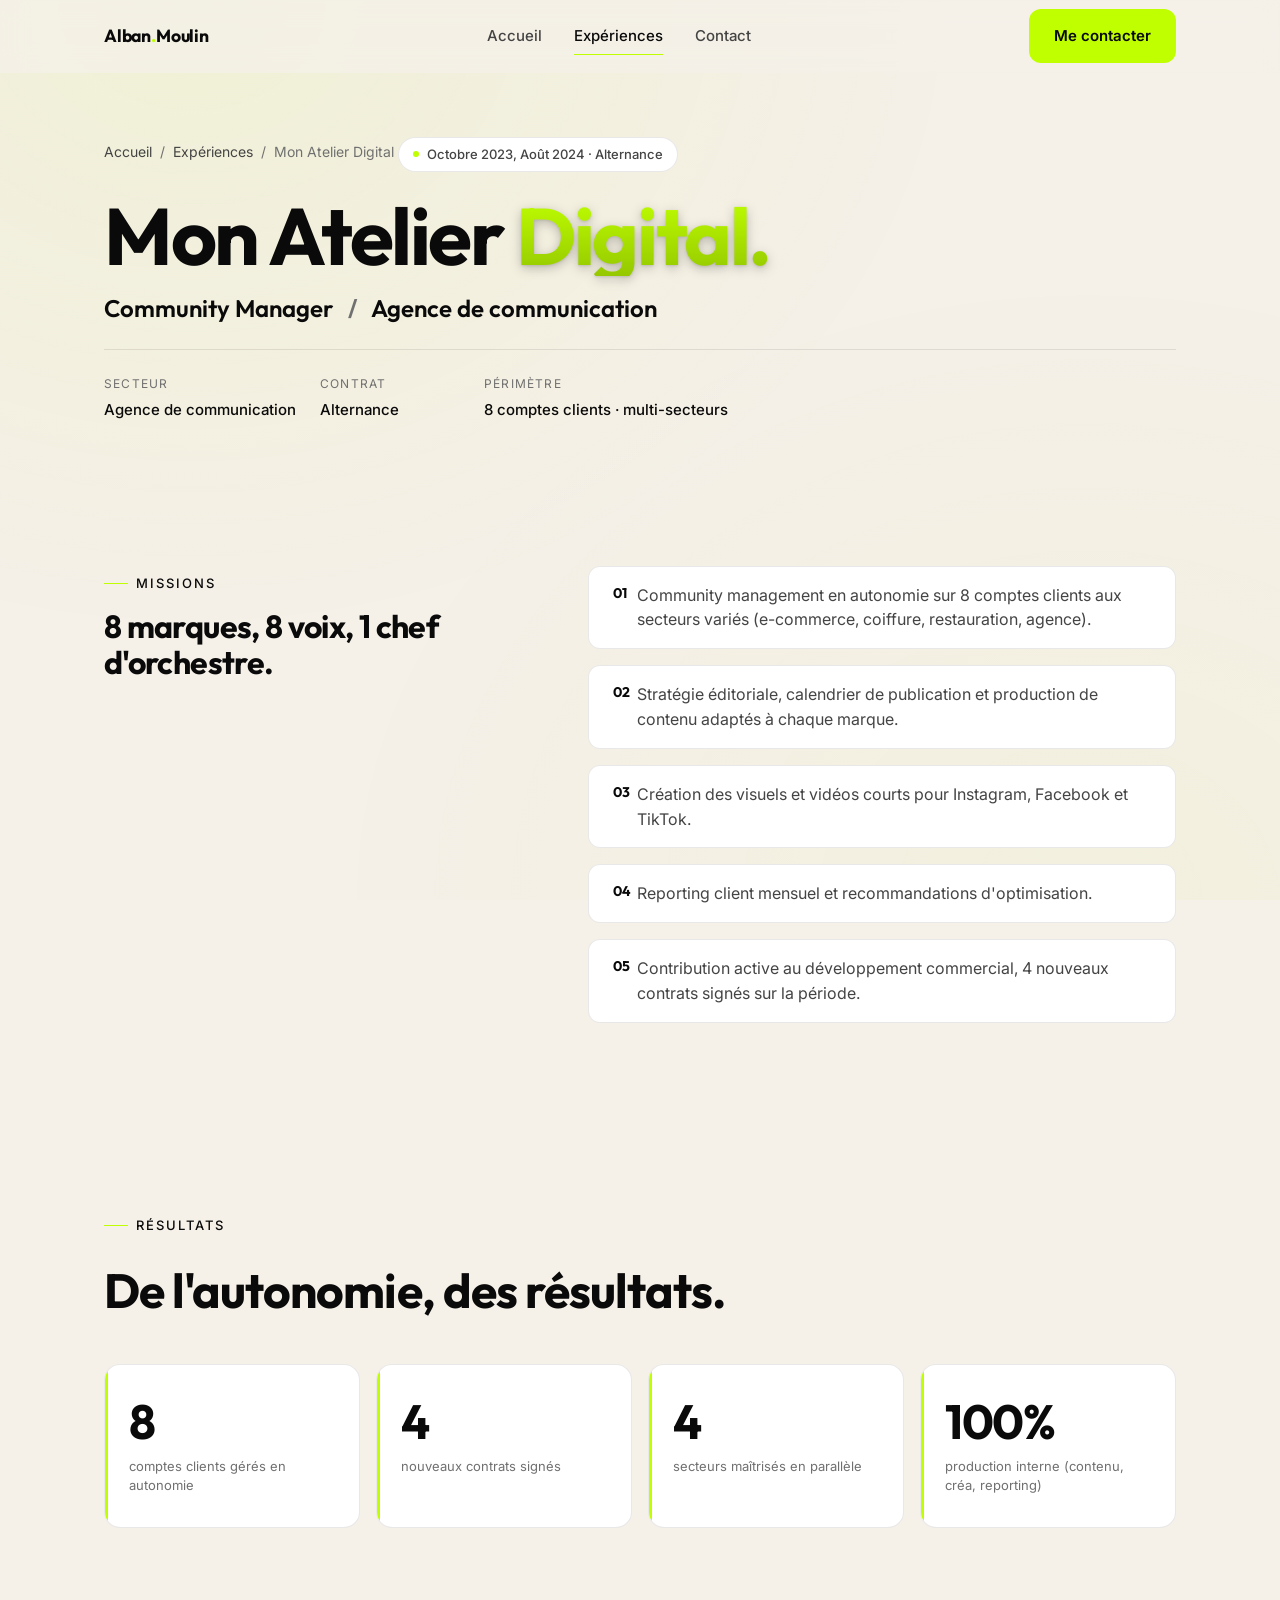
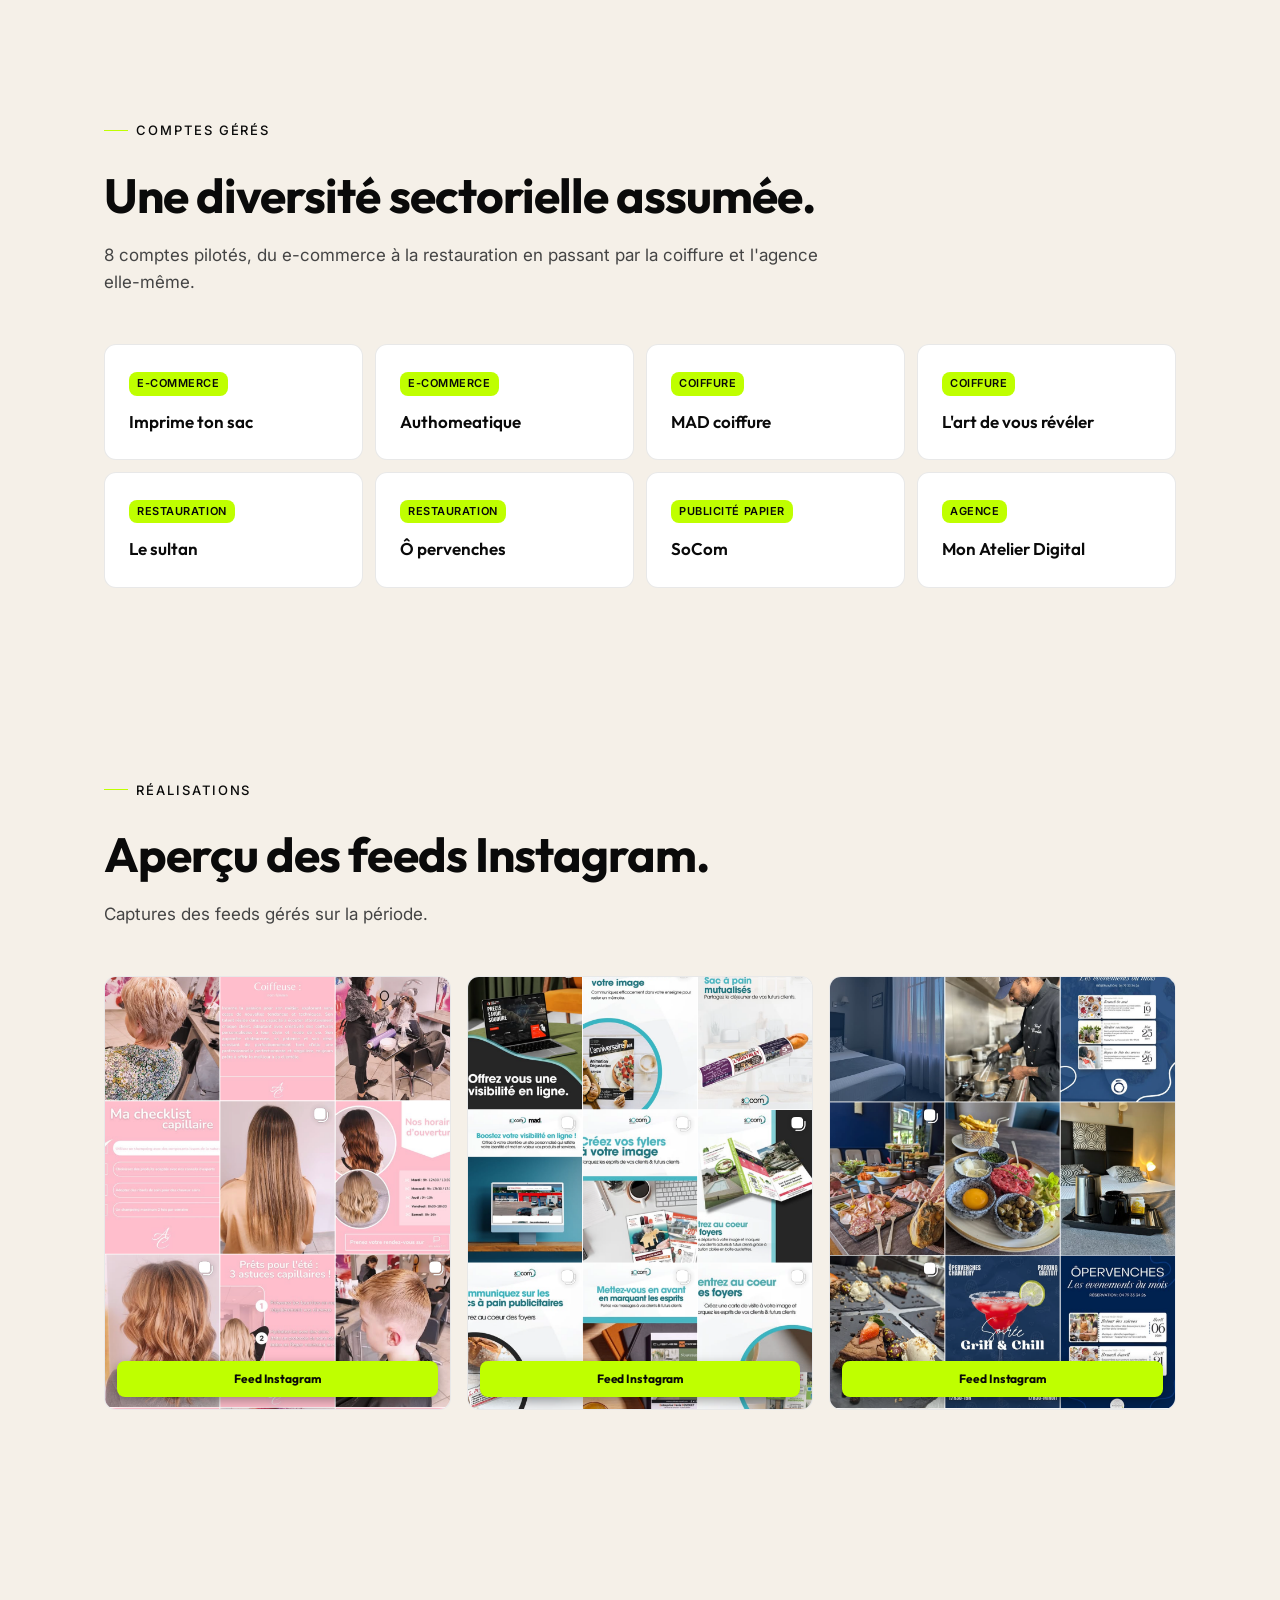
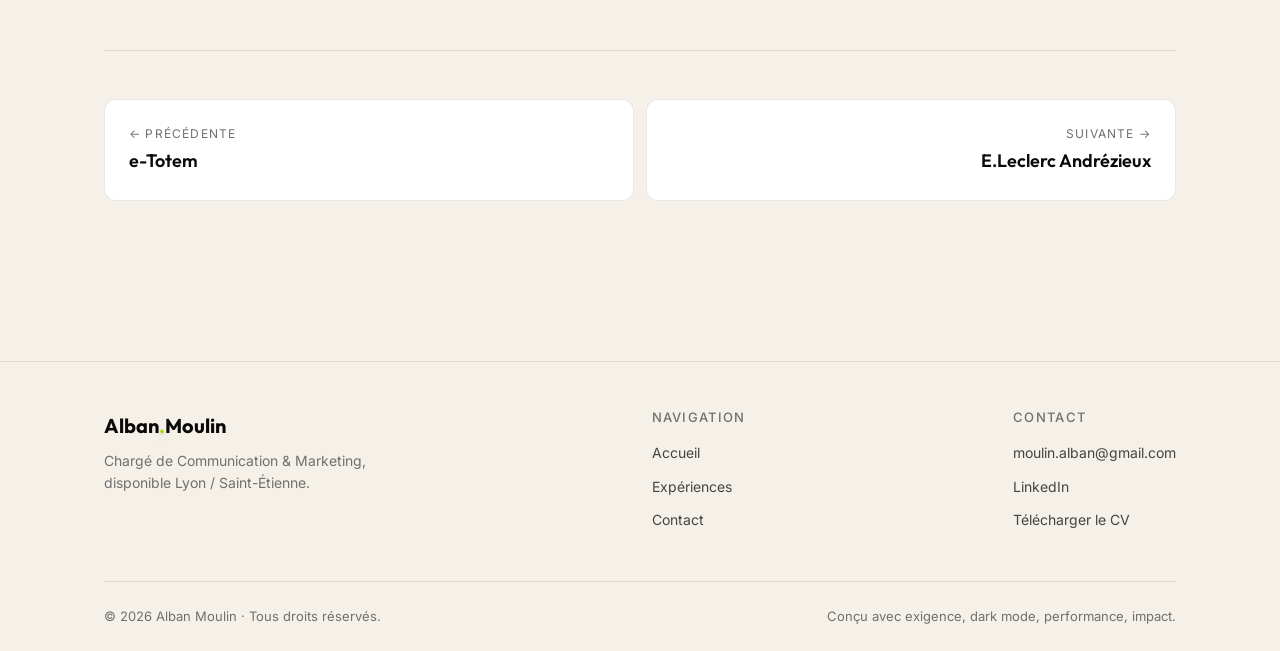
<file: experiences/mon-atelier-digital.html>
<!DOCTYPE html>
<html lang="fr">
<head>
  <meta charset="UTF-8" />
  <meta name="viewport" content="width=device-width, initial-scale=1.0" />
  <meta name="theme-color" content="#F5F0E8" />
  <title>Mon Atelier Digital, Alban Moulin</title>
  <meta name="description" content="Community Manager en alternance chez Mon Atelier Digital. 8 comptes clients gérés en autonomie, 4 nouveaux contrats signés." />

  <link rel="preconnect" href="https://fonts.googleapis.com" />
  <link rel="preconnect" href="https://fonts.gstatic.com" crossorigin />
  <link href="https://fonts.googleapis.com/css2?family=Inter:wght@400;500;600&family=Outfit:wght@400;500;600;700;800&display=swap" rel="stylesheet" />

  <link rel="stylesheet" href="../css/style.css?v=20261020b" />
</head>
<body>

  <header class="nav" role="banner">
    <div class="nav__inner">
      <a href="../index.html" class="nav__brand">Alban<span>.</span>Moulin</a>
      <nav aria-label="Navigation principale">
        <ul class="nav__list">
          <li><a href="../index.html" class="nav__link">Accueil</a></li>
          <li><a href="../index.html#experiences" class="nav__link is-active">Expériences</a></li>
          <li><a href="../contact.html" class="nav__link">Contact</a></li>
        </ul>
      </nav>
      <a href="../contact.html" class="btn btn--primary nav__cta">Me contacter</a>
      <button class="nav__burger" aria-label="Menu" aria-expanded="false">
        <span></span><span></span><span></span>
      </button>
    </div>
  </header>

  <div class="mobile-menu" aria-hidden="true">
    <ul>
      <li><a href="../index.html">Accueil</a></li>
      <li><a href="../index.html#experiences">Expériences</a></li>
      <li><a href="../contact.html">Contact</a></li>
    </ul>
    <a href="../contact.html" class="btn btn--primary">Me contacter</a>
  </div>

  <main>

    <section class="exp-hero">
      <div class="container">
        <nav class="breadcrumb" aria-label="Fil d'Ariane">
          <a href="../index.html">Accueil</a>
          <span class="breadcrumb__sep">/</span>
          <a href="../index.html#experiences">Expériences</a>
          <span class="breadcrumb__sep">/</span>
          <span>Mon Atelier Digital</span>
        </nav>

        <span class="exp-hero__period">
          <span class="dot"></span> Octobre 2023, Août 2024 · Alternance
        </span>

        <h1 class="exp-hero__title">Mon Atelier <span class="accent-text">Digital.</span></h1>
        <p class="hero__role" style="margin-bottom:0;">
          Community Manager
          <span class="hero__role-divider">/</span>
          Agence de communication
        </p>

        <dl class="exp-hero__meta">
          <div class="exp-hero__meta-block">
            <dt>Secteur</dt>
            <dd>Agence de communication</dd>
          </div>
          <div class="exp-hero__meta-block">
            <dt>Contrat</dt>
            <dd>Alternance</dd>
          </div>
          <div class="exp-hero__meta-block">
            <dt>Périmètre</dt>
            <dd>8 comptes clients · multi-secteurs</dd>
          </div>
        </dl>
      </div>
    </section>

    <section>
      <div class="container">
        <div class="exp-mission">
          <div class="fade-up">
            <span class="section-label">Missions</span>
            <h2 class="exp-mission__title">8 marques, 8 voix, 1 chef d'orchestre.</h2>
          </div>
          <ol class="exp-mission__list fade-up">
            <li>Community management en autonomie sur 8 comptes clients aux secteurs variés (e-commerce, coiffure, restauration, agence).</li>
            <li>Stratégie éditoriale, calendrier de publication et production de contenu adaptés à chaque marque.</li>
            <li>Création des visuels et vidéos courts pour Instagram, Facebook et TikTok.</li>
            <li>Reporting client mensuel et recommandations d'optimisation.</li>
            <li>Contribution active au développement commercial, 4 nouveaux contrats signés sur la période.</li>
          </ol>
        </div>
      </div>
    </section>

    <section>
      <div class="container">
        <div class="section-header fade-up">
          <span class="section-label">Résultats</span>
          <h2>De l'autonomie, des résultats.</h2>
        </div>

        <div class="kpi-grid">
          <div class="kpi fade-up">
            <div class="kpi__value"><span data-count="8">0</span></div>
            <div class="kpi__label">comptes clients gérés en autonomie</div>
          </div>
          <div class="kpi fade-up">
            <div class="kpi__value"><span data-count="4">0</span></div>
            <div class="kpi__label">nouveaux contrats signés</div>
          </div>
          <div class="kpi fade-up">
            <div class="kpi__value"><span data-count="4">0</span></div>
            <div class="kpi__label">secteurs maîtrisés en parallèle</div>
          </div>
          <div class="kpi fade-up">
            <div class="kpi__value">100<span class="kpi__value-unit">%</span></div>
            <div class="kpi__label">production interne (contenu, créa, reporting)</div>
          </div>
        </div>
      </div>
    </section>

    <section>
      <div class="container">
        <div class="section-header fade-up">
          <span class="section-label">Comptes gérés</span>
          <h2>Une diversité sectorielle assumée.</h2>
          <p class="section-header__lead">8 comptes pilotés, du e-commerce à la restauration en passant par la coiffure et l'agence elle-même.</p>
        </div>

        <div class="account-grid">
          <div class="account-card fade-up">
            <span class="account-card__type">E-commerce</span>
            <div class="account-card__name">Imprime ton sac</div>
          </div>
          <div class="account-card fade-up">
            <span class="account-card__type">E-commerce</span>
            <div class="account-card__name">Authomeatique</div>
          </div>
          <div class="account-card fade-up">
            <span class="account-card__type">Coiffure</span>
            <div class="account-card__name">MAD coiffure</div>
          </div>
          <div class="account-card fade-up">
            <span class="account-card__type">Coiffure</span>
            <div class="account-card__name">L'art de vous révéler</div>
          </div>
          <div class="account-card fade-up">
            <span class="account-card__type">Restauration</span>
            <div class="account-card__name">Le sultan</div>
          </div>
          <div class="account-card fade-up">
            <span class="account-card__type">Restauration</span>
            <div class="account-card__name">Ô pervenches</div>
          </div>
          <div class="account-card fade-up">
            <span class="account-card__type">Publicité papier</span>
            <div class="account-card__name">SoCom</div>
          </div>
          <div class="account-card fade-up">
            <span class="account-card__type">Agence</span>
            <div class="account-card__name">Mon Atelier Digital</div>
          </div>
        </div>
      </div>
    </section>

    <section>
      <div class="container">
        <div class="section-header fade-up">
          <span class="section-label">Réalisations</span>
          <h2>Aperçu des feeds Instagram.</h2>
          <p class="section-header__lead">Captures des feeds gérés sur la période.</p>
        </div>

        <div class="gallery">
          <div class="gallery__item fade-up">
            <img src="../assets/img/mad/mad-1.png" alt="Mon Atelier Digital, feed Instagram client" loading="lazy" />
            <span class="gallery__item-label">Feed Instagram</span>
          </div>
          <div class="gallery__item fade-up">
            <img src="../assets/img/mad/mad-2.png" alt="Mon Atelier Digital, feed Instagram client" loading="lazy" />
            <span class="gallery__item-label">Feed Instagram</span>
          </div>
          <div class="gallery__item fade-up">
            <img src="../assets/img/mad/mad-3.png" alt="Mon Atelier Digital, feed Instagram client" loading="lazy" />
            <span class="gallery__item-label">Feed Instagram</span>
          </div>
        </div>
      </div>
    </section>

    <section>
      <div class="container">
        <div class="exp-nav">
          <a href="etotem.html" class="exp-nav__item">
            <span class="exp-nav__direction">← Précédente</span>
            <span class="exp-nav__name">e-Totem</span>
          </a>
          <a href="leclerc.html" class="exp-nav__item exp-nav__item--next">
            <span class="exp-nav__direction">Suivante →</span>
            <span class="exp-nav__name">E.Leclerc Andrézieux</span>
          </a>
        </div>
      </div>
    </section>

  </main>

  <footer class="footer">
    <div class="container">
      <div class="footer__inner">
        <div>
          <div class="footer__brand">Alban<span class="accent-text">.</span>Moulin</div>
          <p class="footer__tagline">Chargé de Communication &amp; Marketing, disponible Lyon / Saint-Étienne.</p>
        </div>
        <div class="footer__col">
          <h4>Navigation</h4>
          <ul>
            <li><a href="../index.html">Accueil</a></li>
            <li><a href="../index.html#experiences">Expériences</a></li>
            <li><a href="../contact.html">Contact</a></li>
          </ul>
        </div>
        <div class="footer__col">
          <h4>Contact</h4>
          <ul>
            <li><a href="mailto:moulin.alban@gmail.com">moulin.alban@gmail.com</a></li>
            <li><a href="https://www.linkedin.com/in/albanmoulin/" target="_blank" rel="noopener noreferrer">LinkedIn</a></li>
            <li><a href="../assets/img/cv.pdf?v=20261109" download>Télécharger le CV</a></li>
          </ul>
        </div>
      </div>
      <div class="footer__bottom">
        <span>© <span data-year>2026</span> Alban Moulin · Tous droits réservés.</span>
        <span>Conçu avec exigence, dark mode, performance, impact.</span>
      </div>
    </div>
  </footer>

  <script src="../js/main.js"></script>
</body>
</html>
</file>
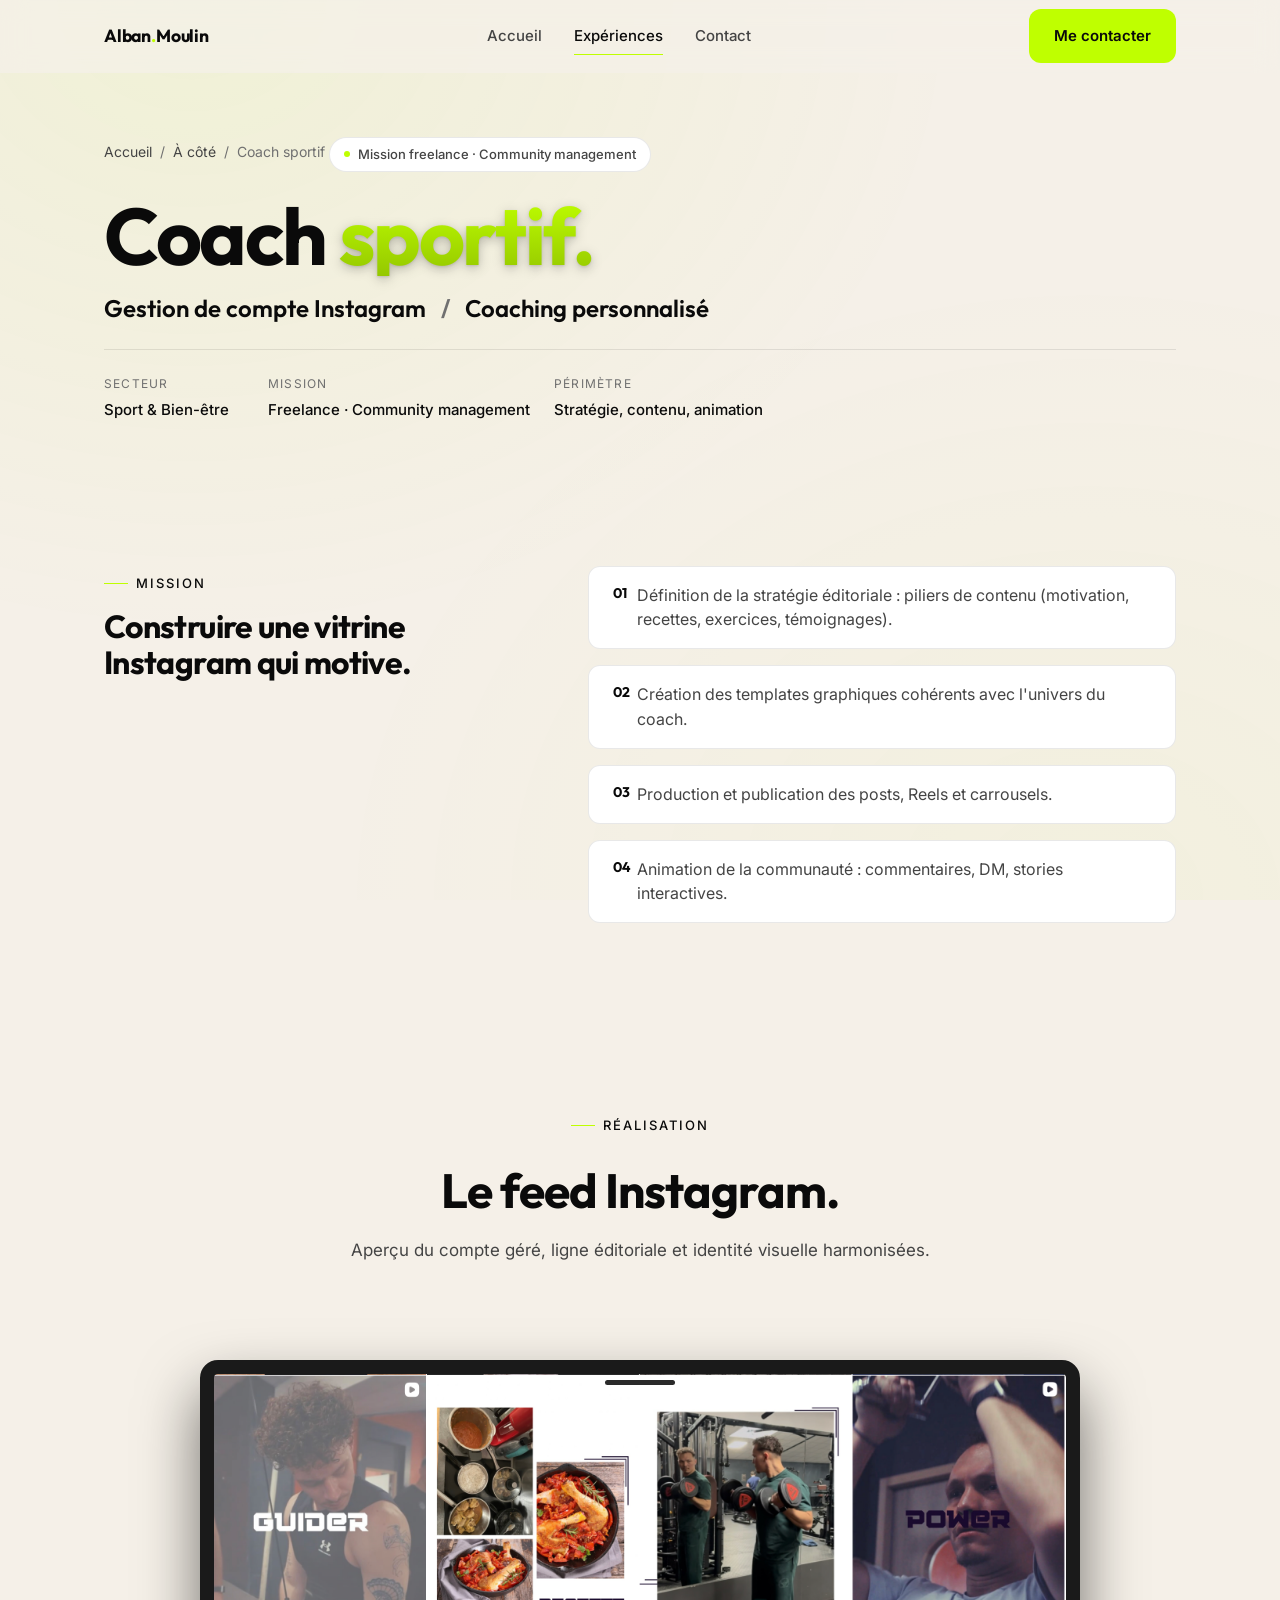
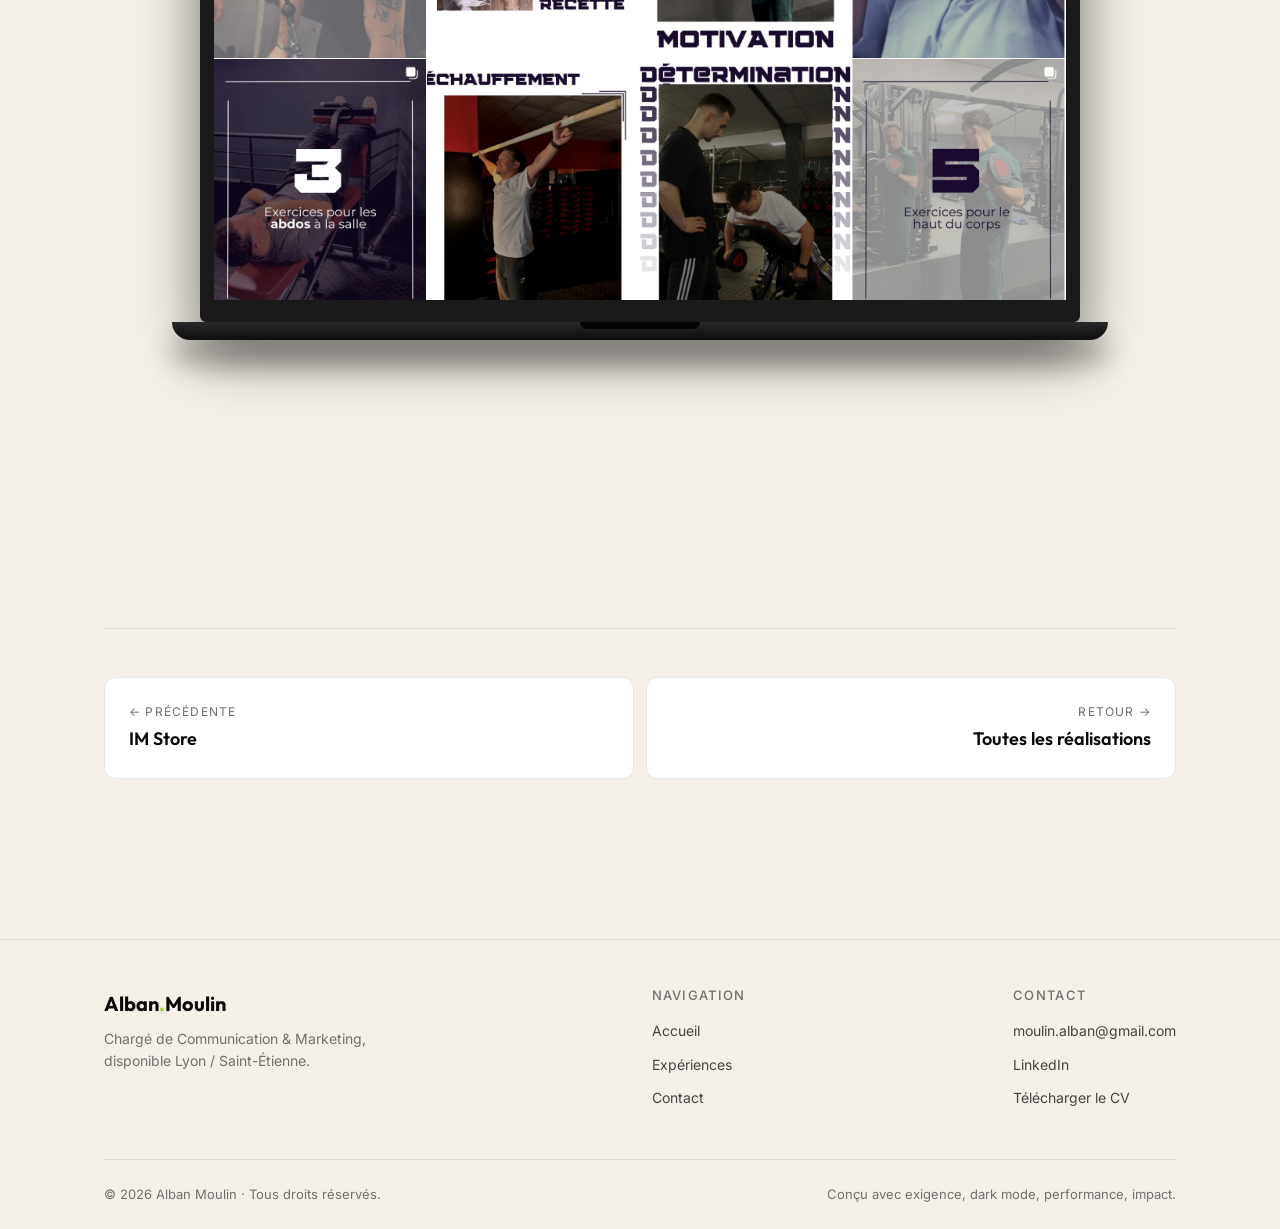
<file: freelance/coach-sportif.html>
<!DOCTYPE html>
<html lang="fr">
<head>
  <meta charset="UTF-8" />
  <meta name="viewport" content="width=device-width, initial-scale=1.0" />
  <meta name="theme-color" content="#F5F0E8" />
  <title>Coach sportif, Alban Moulin</title>
  <meta name="description" content="Gestion du compte Instagram d'un coach sportif : stratégie éditoriale, production de contenu, animation de la communauté." />

  <link rel="preconnect" href="https://fonts.googleapis.com" />
  <link rel="preconnect" href="https://fonts.gstatic.com" crossorigin />
  <link href="https://fonts.googleapis.com/css2?family=Inter:wght@400;500;600&family=Outfit:wght@400;500;600;700;800&display=swap" rel="stylesheet" />

  <link rel="stylesheet" href="../css/style.css?v=20261020b" />
</head>
<body>

  <header class="nav" role="banner">
    <div class="nav__inner">
      <a href="../index.html" class="nav__brand">Alban<span>.</span>Moulin</a>
      <nav aria-label="Navigation principale">
        <ul class="nav__list">
          <li><a href="../index.html" class="nav__link">Accueil</a></li>
          <li><a href="../index.html#experiences" class="nav__link is-active">Expériences</a></li>
          <li><a href="../contact.html" class="nav__link">Contact</a></li>
        </ul>
      </nav>
      <a href="../contact.html" class="btn btn--primary nav__cta">Me contacter</a>
      <button class="nav__burger" aria-label="Menu" aria-expanded="false">
        <span></span><span></span><span></span>
      </button>
    </div>
  </header>

  <div class="mobile-menu" aria-hidden="true">
    <ul>
      <li><a href="../index.html">Accueil</a></li>
      <li><a href="../index.html#experiences">Expériences</a></li>
      <li><a href="../contact.html">Contact</a></li>
    </ul>
    <a href="../contact.html" class="btn btn--primary">Me contacter</a>
  </div>

  <main>

    <section class="exp-hero">
      <div class="container">
        <nav class="breadcrumb" aria-label="Fil d'Ariane">
          <a href="../index.html">Accueil</a>
          <span class="breadcrumb__sep">/</span>
          <a href="../index.html#freelance">À côté</a>
          <span class="breadcrumb__sep">/</span>
          <span>Coach sportif</span>
        </nav>

        <span class="exp-hero__period">
          <span class="dot"></span> Mission freelance · Community management
        </span>

        <h1 class="exp-hero__title">Coach <span class="accent-text">sportif.</span></h1>
        <p class="hero__role" style="margin-bottom:0;">
          Gestion de compte Instagram
          <span class="hero__role-divider">/</span>
          Coaching personnalisé
        </p>

        <dl class="exp-hero__meta">
          <div class="exp-hero__meta-block">
            <dt>Secteur</dt>
            <dd>Sport &amp; Bien-être</dd>
          </div>
          <div class="exp-hero__meta-block">
            <dt>Mission</dt>
            <dd>Freelance · Community management</dd>
          </div>
          <div class="exp-hero__meta-block">
            <dt>Périmètre</dt>
            <dd>Stratégie, contenu, animation</dd>
          </div>
        </dl>
      </div>
    </section>

    <section>
      <div class="container">
        <div class="exp-mission">
          <div class="fade-up">
            <span class="section-label">Mission</span>
            <h2 class="exp-mission__title">Construire une vitrine Instagram qui motive.</h2>
          </div>
          <ol class="exp-mission__list fade-up">
            <li>Définition de la stratégie éditoriale : piliers de contenu (motivation, recettes, exercices, témoignages).</li>
            <li>Création des templates graphiques cohérents avec l'univers du coach.</li>
            <li>Production et publication des posts, Reels et carrousels.</li>
            <li>Animation de la communauté : commentaires, DM, stories interactives.</li>
          </ol>
        </div>
      </div>
    </section>

    <section>
      <div class="container">
        <div class="section-header fade-up" style="text-align:center; margin-left:auto; margin-right:auto;">
          <span class="section-label" style="justify-content:center;">Réalisation</span>
          <h2>Le feed Instagram.</h2>
          <p class="section-header__lead" style="margin-left:auto; margin-right:auto;">Aperçu du compte géré, ligne éditoriale et identité visuelle harmonisées.</p>
        </div>

        <div class="laptop fade-up">
          <div class="laptop__screen">
            <img src="../assets/img/freelance/coach-1.png" alt="Feed Instagram du coach sportif, vue grille" loading="lazy" />
          </div>
          <div class="laptop__base"></div>
        </div>
      </div>
    </section>

    <section>
      <div class="container">
        <div class="exp-nav">
          <a href="im-store.html" class="exp-nav__item">
            <span class="exp-nav__direction">← Précédente</span>
            <span class="exp-nav__name">IM Store</span>
          </a>
          <a href="../index.html#freelance" class="exp-nav__item exp-nav__item--next">
            <span class="exp-nav__direction">Retour →</span>
            <span class="exp-nav__name">Toutes les réalisations</span>
          </a>
        </div>
      </div>
    </section>

  </main>

  <footer class="footer">
    <div class="container">
      <div class="footer__inner">
        <div>
          <div class="footer__brand">Alban<span class="accent-text">.</span>Moulin</div>
          <p class="footer__tagline">Chargé de Communication &amp; Marketing, disponible Lyon / Saint-Étienne.</p>
        </div>
        <div class="footer__col">
          <h4>Navigation</h4>
          <ul>
            <li><a href="../index.html">Accueil</a></li>
            <li><a href="../index.html#experiences">Expériences</a></li>
            <li><a href="../contact.html">Contact</a></li>
          </ul>
        </div>
        <div class="footer__col">
          <h4>Contact</h4>
          <ul>
            <li><a href="mailto:moulin.alban@gmail.com">moulin.alban@gmail.com</a></li>
            <li><a href="https://www.linkedin.com/in/albanmoulin/" target="_blank" rel="noopener noreferrer">LinkedIn</a></li>
            <li><a href="../assets/img/cv.pdf?v=20261109" download>Télécharger le CV</a></li>
          </ul>
        </div>
      </div>
      <div class="footer__bottom">
        <span>© <span data-year>2026</span> Alban Moulin · Tous droits réservés.</span>
        <span>Conçu avec exigence, dark mode, performance, impact.</span>
      </div>
    </div>
  </footer>

  <script src="../js/main.js?v=20261020b"></script>
</body>
</html>
</file>
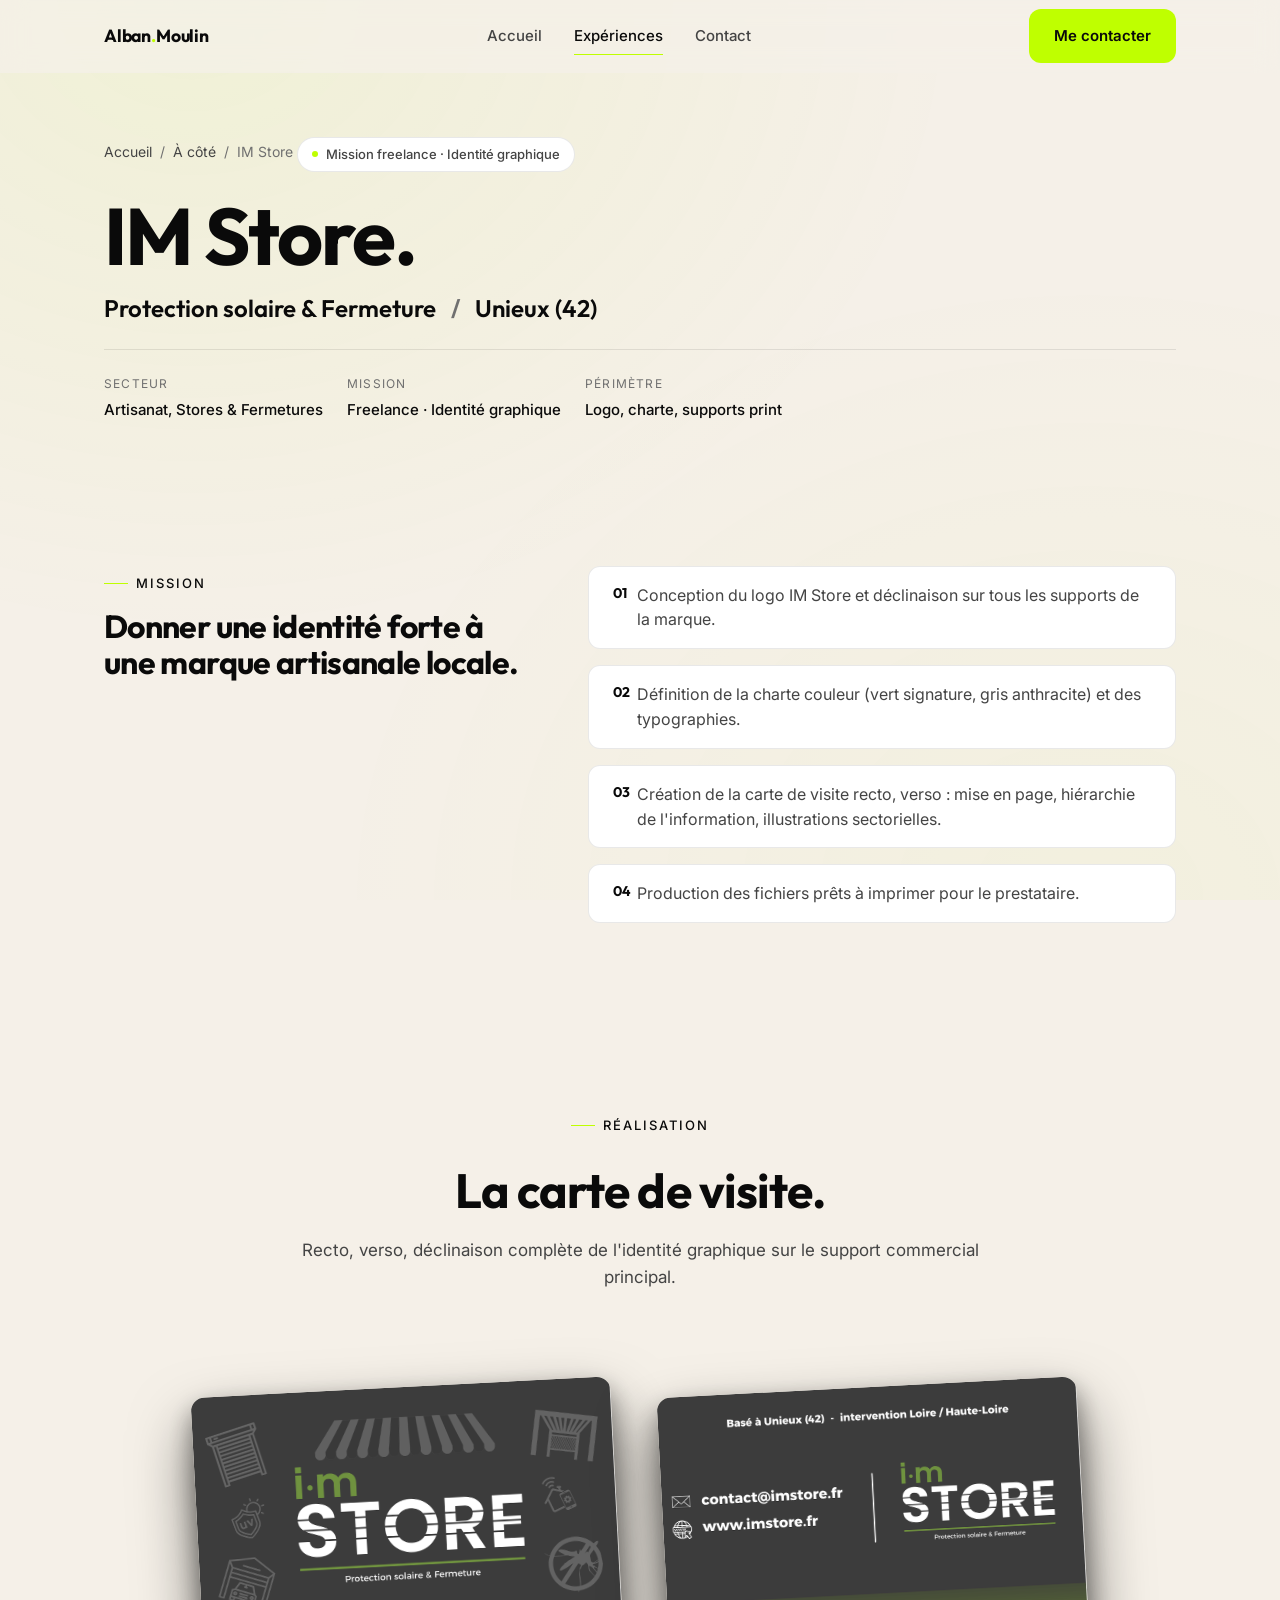
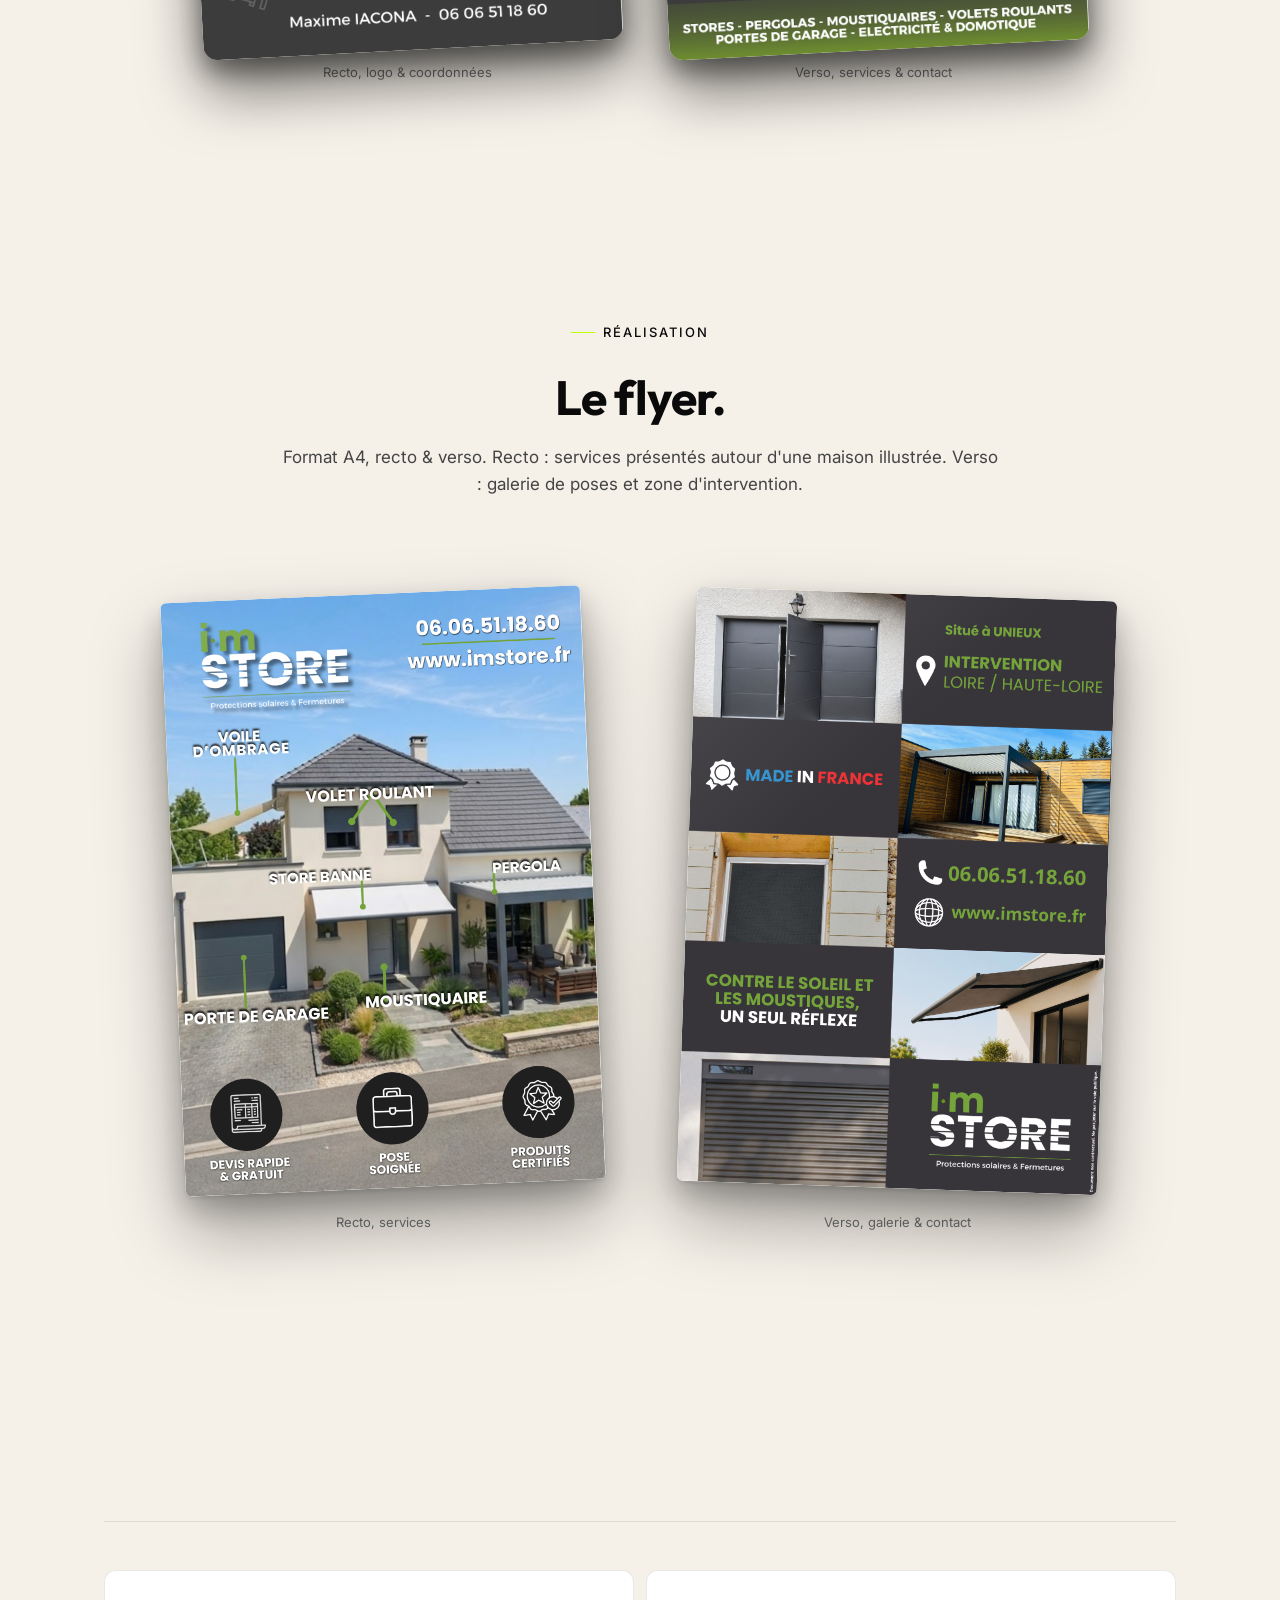
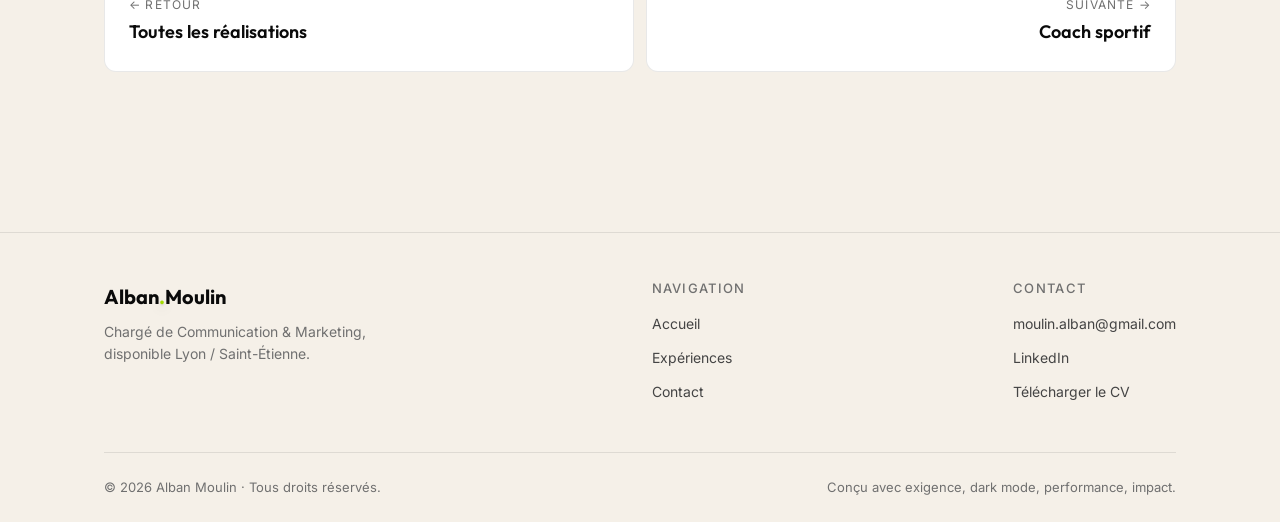
<file: freelance/im-store.html>
<!DOCTYPE html>
<html lang="fr">
<head>
  <meta charset="UTF-8" />
  <meta name="viewport" content="width=device-width, initial-scale=1.0" />
  <meta name="theme-color" content="#F5F0E8" />
  <title>IM Store, Alban Moulin</title>
  <meta name="description" content="Création de l'identité graphique de IM Store à Unieux (42) : logo, charte couleur, typographies et déclinaisons print." />

  <link rel="preconnect" href="https://fonts.googleapis.com" />
  <link rel="preconnect" href="https://fonts.gstatic.com" crossorigin />
  <link href="https://fonts.googleapis.com/css2?family=Inter:wght@400;500;600&family=Outfit:wght@400;500;600;700;800&display=swap" rel="stylesheet" />

  <link rel="stylesheet" href="../css/style.css?v=20261020b" />
</head>
<body>

  <header class="nav" role="banner">
    <div class="nav__inner">
      <a href="../index.html" class="nav__brand">Alban<span>.</span>Moulin</a>
      <nav aria-label="Navigation principale">
        <ul class="nav__list">
          <li><a href="../index.html" class="nav__link">Accueil</a></li>
          <li><a href="../index.html#experiences" class="nav__link is-active">Expériences</a></li>
          <li><a href="../contact.html" class="nav__link">Contact</a></li>
        </ul>
      </nav>
      <a href="../contact.html" class="btn btn--primary nav__cta">Me contacter</a>
      <button class="nav__burger" aria-label="Menu" aria-expanded="false">
        <span></span><span></span><span></span>
      </button>
    </div>
  </header>

  <div class="mobile-menu" aria-hidden="true">
    <ul>
      <li><a href="../index.html">Accueil</a></li>
      <li><a href="../index.html#experiences">Expériences</a></li>
      <li><a href="../contact.html">Contact</a></li>
    </ul>
    <a href="../contact.html" class="btn btn--primary">Me contacter</a>
  </div>

  <main>

    <section class="exp-hero">
      <div class="container">
        <nav class="breadcrumb" aria-label="Fil d'Ariane">
          <a href="../index.html">Accueil</a>
          <span class="breadcrumb__sep">/</span>
          <a href="../index.html#freelance">À côté</a>
          <span class="breadcrumb__sep">/</span>
          <span>IM Store</span>
        </nav>

        <span class="exp-hero__period">
          <span class="dot"></span> Mission freelance · Identité graphique
        </span>

        <h1 class="exp-hero__title">IM Store.</h1>
        <p class="hero__role" style="margin-bottom:0;">
          Protection solaire &amp; Fermeture
          <span class="hero__role-divider">/</span>
          Unieux (42)
        </p>

        <dl class="exp-hero__meta">
          <div class="exp-hero__meta-block">
            <dt>Secteur</dt>
            <dd>Artisanat, Stores &amp; Fermetures</dd>
          </div>
          <div class="exp-hero__meta-block">
            <dt>Mission</dt>
            <dd>Freelance · Identité graphique</dd>
          </div>
          <div class="exp-hero__meta-block">
            <dt>Périmètre</dt>
            <dd>Logo, charte, supports print</dd>
          </div>
        </dl>
      </div>
    </section>

    <section>
      <div class="container">
        <div class="exp-mission">
          <div class="fade-up">
            <span class="section-label">Mission</span>
            <h2 class="exp-mission__title">Donner une identité forte à une marque artisanale locale.</h2>
          </div>
          <ol class="exp-mission__list fade-up">
            <li>Conception du logo IM Store et déclinaison sur tous les supports de la marque.</li>
            <li>Définition de la charte couleur (vert signature, gris anthracite) et des typographies.</li>
            <li>Création de la carte de visite recto, verso : mise en page, hiérarchie de l'information, illustrations sectorielles.</li>
            <li>Production des fichiers prêts à imprimer pour le prestataire.</li>
          </ol>
        </div>
      </div>
    </section>

    <section>
      <div class="container">
        <div class="section-header fade-up" style="text-align:center; margin-left:auto; margin-right:auto;">
          <span class="section-label" style="justify-content:center;">Réalisation</span>
          <h2>La carte de visite.</h2>
          <p class="section-header__lead" style="margin-left:auto; margin-right:auto;">Recto, verso, déclinaison complète de l'identité graphique sur le support commercial principal.</p>
        </div>

        <div class="bizcard-stack fade-up">
          <div class="bizcard-wrap">
            <div class="bizcard">
              <img src="../assets/img/freelance/imstore-1.png" alt="Carte de visite IM Store, recto avec logo et téléphone" loading="lazy" />
            </div>
            <span class="bizcard__caption">Recto, logo &amp; coordonnées</span>
          </div>
          <div class="bizcard-wrap">
            <div class="bizcard">
              <img src="../assets/img/freelance/imstore-2.png" alt="Carte de visite IM Store, verso avec contact et services" loading="lazy" />
            </div>
            <span class="bizcard__caption">Verso, services &amp; contact</span>
          </div>
        </div>
      </div>
    </section>

    <section>
      <div class="container">
        <div class="section-header fade-up" style="text-align:center; margin-left:auto; margin-right:auto;">
          <span class="section-label" style="justify-content:center;">Réalisation</span>
          <h2>Le flyer.</h2>
          <p class="section-header__lead" style="margin-left:auto; margin-right:auto;">Format A4, recto &amp; verso. Recto : services présentés autour d'une maison illustrée. Verso : galerie de poses et zone d'intervention.</p>
        </div>

        <div class="flyer-stack fade-up">
          <div class="flyer-wrap">
            <div class="flyer flyer--tilt-left">
              <img src="../assets/img/freelance/imstore-flyer-1.png" alt="Flyer IM Store, recto, services autour d'une maison" loading="lazy" />
            </div>
            <span class="flyer__caption">Recto, services</span>
          </div>
          <div class="flyer-wrap">
            <div class="flyer flyer--tilt-right">
              <img src="../assets/img/freelance/imstore-flyer-2.png" alt="Flyer IM Store, verso, galerie de réalisations et coordonnées" loading="lazy" />
            </div>
            <span class="flyer__caption">Verso, galerie &amp; contact</span>
          </div>
        </div>
      </div>
    </section>

    <section>
      <div class="container">
        <div class="exp-nav">
          <a href="../index.html#freelance" class="exp-nav__item">
            <span class="exp-nav__direction">← Retour</span>
            <span class="exp-nav__name">Toutes les réalisations</span>
          </a>
          <a href="coach-sportif.html" class="exp-nav__item exp-nav__item--next">
            <span class="exp-nav__direction">Suivante →</span>
            <span class="exp-nav__name">Coach sportif</span>
          </a>
        </div>
      </div>
    </section>

  </main>

  <footer class="footer">
    <div class="container">
      <div class="footer__inner">
        <div>
          <div class="footer__brand">Alban<span class="accent-text">.</span>Moulin</div>
          <p class="footer__tagline">Chargé de Communication &amp; Marketing, disponible Lyon / Saint-Étienne.</p>
        </div>
        <div class="footer__col">
          <h4>Navigation</h4>
          <ul>
            <li><a href="../index.html">Accueil</a></li>
            <li><a href="../index.html#experiences">Expériences</a></li>
            <li><a href="../contact.html">Contact</a></li>
          </ul>
        </div>
        <div class="footer__col">
          <h4>Contact</h4>
          <ul>
            <li><a href="mailto:moulin.alban@gmail.com">moulin.alban@gmail.com</a></li>
            <li><a href="https://www.linkedin.com/in/albanmoulin/" target="_blank" rel="noopener noreferrer">LinkedIn</a></li>
            <li><a href="../assets/img/cv.pdf?v=20261109" download>Télécharger le CV</a></li>
          </ul>
        </div>
      </div>
      <div class="footer__bottom">
        <span>© <span data-year>2026</span> Alban Moulin · Tous droits réservés.</span>
        <span>Conçu avec exigence, dark mode, performance, impact.</span>
      </div>
    </div>
  </footer>

  <script src="../js/main.js?v=20261020b"></script>
</body>
</html>
</file>
<file: css/style.css>
/* =========================================================
   Portfolio Alban Moulin — Design System
   Source de vérité : DESIGN_PORTFOLIO_ALBAN.md
   ========================================================= */

:root {
  /* Couleurs primaires (lime green accent) */
  --color-primary: #BFFF00;
  --color-primary-dark: #95C800;
  --color-primary-light: #D4FF66;

  /* Texte par défaut sur surface lime (pour lisibilité) */
  --color-on-primary: #0A0A0A;

  /* Fonds clairs (cream / beige) */
  --bg-app: #F5F0E8;
  --bg-surface: #FFFFFF;
  --bg-surface-alt: #FBF6EE;
  --bg-surface-hover: #ECE5DA;

  /* Bordures sur fond clair */
  --border-default: rgba(0, 0, 0, 0.09);
  --border-strong: rgba(0, 0, 0, 0.18);
  --border-accent: rgba(120, 160, 0, 0.55);

  /* Textes (sombre sur clair) */
  --text-primary: #0A0A0A;
  --text-secondary: #444444;
  --text-muted: #707070;
  --text-accent: #0A0A0A;

  /* Accents */
  --accent-primary: #BFFF00;
  --accent-soft: rgba(191, 255, 0, 0.22);

  /* États */
  --success: #22C55E;
  --warning: #F59E0B;
  --info: #3B82F6;

  /* Spacing */
  --space-1: 4px;
  --space-2: 8px;
  --space-3: 12px;
  --space-4: 16px;
  --space-6: 24px;
  --space-8: 32px;
  --space-12: 48px;
  --space-16: 64px;
  --space-20: 80px;
  --space-24: 96px;

  /* Radius */
  --radius-sm: 8px;
  --radius-md: 12px;
  --radius-lg: 16px;
  --radius-xl: 24px;
  --radius-pill: 999px;

  /* Layout */
  --max-width: 1200px;
}

/* ---------- Reset ---------- */
*,
*::before,
*::after {
  box-sizing: border-box;
  margin: 0;
  padding: 0;
}

html {
  scroll-behavior: smooth;
  -webkit-font-smoothing: antialiased;
  -moz-osx-font-smoothing: grayscale;
}

body {
  font-family: 'Inter', system-ui, -apple-system, sans-serif;
  font-size: 16px;
  line-height: 1.6;
  color: var(--text-primary);
  background: var(--bg-app);
  overflow-x: hidden;
  min-height: 100vh;
}

/* Texture subtile (gradient radial très léger) sur fond app — sans glassmorphism */
body::before {
  content: "";
  position: fixed;
  inset: 0;
  pointer-events: none;
  background:
    radial-gradient(ellipse at 15% 0%, rgba(191, 255, 0, 0.08), transparent 50%),
    radial-gradient(ellipse at 85% 100%, rgba(191, 255, 0, 0.04), transparent 50%);
  z-index: -1;
}

img {
  max-width: 100%;
  display: block;
}

a {
  color: var(--text-primary);
  text-decoration: none;
  transition: color 0.2s ease;
}

a:hover {
  color: var(--color-primary);
}

button {
  font-family: inherit;
  cursor: pointer;
  border: none;
  background: none;
  color: inherit;
}

/* ---------- Typo ---------- */
h1, h2, h3, h4, h5, .display, .num {
  font-family: 'Outfit', 'Space Grotesk', system-ui, sans-serif;
  font-weight: 700;
  line-height: 1.1;
  letter-spacing: -0.02em;
  color: var(--text-primary);
}

h1 { font-size: clamp(2.5rem, 6vw, 4rem); }
h2 { font-size: clamp(2rem, 4.5vw, 3rem); }
h3 { font-size: clamp(1.4rem, 2.5vw, 1.75rem); }

.text-secondary { color: var(--text-secondary); }
.text-muted { color: var(--text-muted); }
.text-accent { color: var(--text-accent); }

/* ---------- Layout ---------- */
.container {
  width: 100%;
  max-width: var(--max-width);
  margin: 0 auto;
  padding: 0 24px;
}

@media (min-width: 768px) {
  .container { padding: 0 64px; }
}

section {
  padding: var(--space-16) 0;
}

@media (min-width: 768px) {
  section { padding: var(--space-24) 0; }
}

.section-label {
  display: inline-flex;
  align-items: center;
  gap: var(--space-2);
  font-size: 13px;
  font-weight: 500;
  color: var(--text-accent);
  text-transform: uppercase;
  letter-spacing: 0.15em;
  margin-bottom: var(--space-4);
}

.section-label::before {
  content: "";
  width: 24px;
  height: 1px;
  background: var(--color-primary);
}

/* ---------- Navigation ---------- */
.nav {
  position: sticky;
  top: 0;
  z-index: 100;
  width: 100%;
  background: rgba(245, 240, 232, 0.75);
  backdrop-filter: blur(12px);
  -webkit-backdrop-filter: blur(12px);
  border-bottom: 1px solid transparent;
  transition: border-color 0.3s ease, background 0.3s ease;
}

.nav.scrolled {
  border-bottom-color: var(--border-default);
  background: rgba(245, 240, 232, 0.95);
}

.nav__inner {
  display: flex;
  align-items: center;
  justify-content: space-between;
  height: 72px;
  max-width: var(--max-width);
  margin: 0 auto;
  padding: 0 24px;
}

@media (min-width: 768px) {
  .nav__inner { padding: 0 64px; }
}

.nav__brand {
  font-family: 'Outfit', sans-serif;
  font-weight: 700;
  font-size: 1.1rem;
  letter-spacing: -0.01em;
  color: var(--text-primary);
}

.nav__brand span {
  color: var(--color-primary);
}

.nav__list {
  display: none;
  list-style: none;
  gap: var(--space-8);
  align-items: center;
}

@media (min-width: 900px) {
  .nav__list { display: flex; }
}

.nav__link {
  font-size: 15px;
  font-weight: 500;
  color: var(--text-secondary);
  position: relative;
  padding: 6px 0;
  transition: color 0.2s ease;
}

.nav__link:hover,
.nav__link.is-active {
  color: var(--text-primary);
}

.nav__link.is-active::after {
  content: "";
  position: absolute;
  left: 0;
  bottom: -4px;
  width: 100%;
  height: 1px;
  background: var(--color-primary);
}

/* CTA bouton dans la nav */
.nav__cta {
  display: none;
}

@media (min-width: 900px) {
  .nav__cta {
    display: inline-flex;
  }
}

/* Burger */
.nav__burger {
  display: inline-flex;
  flex-direction: column;
  justify-content: center;
  align-items: center;
  width: 40px;
  height: 40px;
  gap: 5px;
  border-radius: var(--radius-sm);
  border: 1px solid var(--border-default);
}

.nav__burger span {
  display: block;
  width: 18px;
  height: 1.5px;
  background: var(--text-primary);
  transition: transform 0.25s ease, opacity 0.2s ease;
}

@media (min-width: 900px) {
  .nav__burger { display: none; }
}

.nav__burger.is-open span:nth-child(1) { transform: translateY(3.25px) rotate(45deg); }
.nav__burger.is-open span:nth-child(2) { opacity: 0; }
.nav__burger.is-open span:nth-child(3) { transform: translateY(-3.25px) rotate(-45deg); }

/* Mobile drawer */
.mobile-menu {
  position: fixed;
  inset: 72px 0 0 0;
  background: var(--bg-app);
  z-index: 90;
  padding: var(--space-12) 24px;
  transform: translateX(100%);
  transition: transform 0.3s ease;
  overflow-y: auto;
}

.mobile-menu.is-open {
  transform: translateX(0);
}

.mobile-menu ul {
  list-style: none;
  display: flex;
  flex-direction: column;
  gap: var(--space-2);
}

.mobile-menu a {
  display: block;
  font-family: 'Outfit', sans-serif;
  font-size: 1.75rem;
  font-weight: 600;
  padding: var(--space-3) 0;
  color: var(--text-primary);
  border-bottom: 1px solid var(--border-default);
}

.mobile-menu a:hover {
  color: var(--color-primary);
}

.mobile-menu .btn {
  margin-top: var(--space-8);
  width: 100%;
  justify-content: center;
}

/* ---------- Boutons ---------- */
.btn {
  display: inline-flex;
  align-items: center;
  justify-content: center;
  gap: var(--space-2);
  padding: 14px 24px;
  font-family: 'Inter', sans-serif;
  font-size: 15px;
  font-weight: 500;
  border-radius: var(--radius-md);
  transition: background 0.2s ease, color 0.2s ease, border-color 0.2s ease, transform 0.15s ease;
  white-space: nowrap;
  border: 1px solid transparent;
  letter-spacing: 0;
}

.btn:active { transform: translateY(1px); }

.btn--primary {
  background: var(--color-primary);
  color: var(--color-on-primary);
  font-weight: 600;
}

.btn--primary:hover {
  background: var(--color-primary-dark);
  color: var(--color-on-primary);
}

.btn--ghost {
  background: transparent;
  color: var(--text-primary);
  border-color: var(--border-strong);
}

.btn--ghost:hover {
  border-color: var(--color-primary);
  color: var(--color-primary);
  background: var(--accent-soft);
}

.btn--icon::after {
  content: "→";
  margin-left: 4px;
  transition: transform 0.2s ease;
}

.btn--icon:hover::after { transform: translateX(3px); }

.btn--lg {
  padding: 16px 28px;
  font-size: 16px;
}

/* ---------- Hero accueil ---------- */
.hero {
  position: relative;
  padding: var(--space-16) 0 var(--space-12);
  overflow: hidden;
}

@media (min-width: 768px) {
  .hero {
    padding: var(--space-20) 0 var(--space-16);
  }
}

.hero__inner {
  display: grid;
  grid-template-columns: 1fr;
  gap: var(--space-12);
  align-items: center;
}

@media (min-width: 900px) {
  .hero__inner {
    grid-template-columns: 1.4fr 1fr;
    gap: var(--space-20);
  }
}

.hero__eyebrow {
  display: inline-flex;
  align-items: center;
  gap: var(--space-2);
  padding: 6px 14px;
  font-size: 13px;
  font-weight: 500;
  color: var(--text-secondary);
  background: var(--bg-surface);
  border: 1px solid var(--border-default);
  border-radius: var(--radius-pill);
  margin-bottom: var(--space-6);
}

.hero__eyebrow::before {
  content: "";
  width: 6px;
  height: 6px;
  border-radius: 50%;
  background: var(--success);
  box-shadow: 0 0 0 4px rgba(34, 197, 94, 0.15);
}

.hero__title {
  font-size: clamp(3rem, 9vw, 6rem);
  font-weight: 700;
  line-height: 0.95;
  letter-spacing: -0.04em;
  margin-bottom: var(--space-6);
}

.hero__title-accent,
.accent-text {
  display: inline-block;
  background: linear-gradient(180deg, var(--color-primary), var(--color-primary-dark));
  -webkit-background-clip: text;
  background-clip: text;
  color: transparent;
  filter:
    drop-shadow(0 3px 6px rgba(0, 0, 0, 0.22))
    drop-shadow(0 1px 1px rgba(0, 0, 0, 0.12));
}

.hero__role {
  font-family: 'Outfit', sans-serif;
  font-weight: 600;
  font-size: clamp(1.1rem, 2.2vw, 1.5rem);
  color: var(--text-primary);
  margin-bottom: var(--space-8);
  line-height: 1.4;
}

.hero__role-divider {
  display: inline-block;
  margin: 0 10px;
  color: var(--text-muted);
}

.hero__intro {
  font-size: clamp(15px, 1.5vw, 17px);
  color: var(--text-secondary);
  max-width: 540px;
  margin-bottom: var(--space-8);
}

.hero__cta {
  display: flex;
  flex-wrap: wrap;
  gap: var(--space-3);
}

.hero__photo {
  position: relative;
  aspect-ratio: 4/5;
  max-width: 420px;
  margin: 0 auto;
  border-radius: var(--radius-xl);
  overflow: hidden;
  background: var(--bg-surface);
  border: 1px solid var(--border-default);
}

.hero__photo img {
  width: 100%;
  height: 100%;
  object-fit: cover;
  object-position: center 18%;
  transform: scale(1.12);
  transition: transform 0.5s ease;
}

.hero__photo:hover img {
  transform: scale(1.2);
}

.hero__photo::after {
  content: "";
  position: absolute;
  left: -2px;
  top: 24px;
  bottom: 24px;
  width: 3px;
  background: var(--color-primary);
  z-index: 2;
}

.hero__photo-tag {
  position: absolute;
  bottom: var(--space-4);
  left: var(--space-4);
  right: var(--space-4);
  display: flex;
  align-items: center;
  justify-content: space-between;
  z-index: 2;
  padding: 8px 14px;
  font-size: 13px;
  color: #fff;
  font-weight: 500;
  background: rgba(10, 10, 10, 0.6);
  backdrop-filter: blur(10px);
  -webkit-backdrop-filter: blur(10px);
  border-radius: var(--radius-pill);
  border: 1px solid rgba(255, 255, 255, 0.12);
}

.hero__photo-tag span {
  display: inline-flex;
  align-items: center;
  gap: 6px;
}

.hero__photo-tag span::before {
  content: "";
  width: 6px;
  height: 6px;
  border-radius: 50%;
  background: var(--color-primary);
}

/* ---------- Bandeau d'expérience actuelle ---------- */
.now-bar {
  display: flex;
  flex-direction: column;
  gap: var(--space-3);
  padding: var(--space-4) var(--space-6);
  background: var(--bg-surface);
  border: 1px solid var(--border-default);
  border-radius: var(--radius-md);
  margin-top: var(--space-8);
  font-size: 14px;
  color: var(--text-secondary);
}

.now-bar__row {
  display: flex;
  align-items: center;
  gap: var(--space-3);
  flex-wrap: wrap;
}

.now-bar__row--alt {
  padding-top: var(--space-3);
  border-top: 1px solid var(--border-default);
}

.now-bar strong {
  color: var(--text-primary);
  font-weight: 600;
}

.now-bar__dot {
  width: 8px;
  height: 8px;
  border-radius: 50%;
  background: var(--success);
  box-shadow: 0 0 0 3px rgba(34, 197, 94, 0.18);
  flex-shrink: 0;
}

.now-bar__pulse {
  position: relative;
  width: 8px;
  height: 8px;
  border-radius: 50%;
  background: var(--color-primary);
  flex-shrink: 0;
}

.now-bar__pulse::after {
  content: "";
  position: absolute;
  inset: -4px;
  border-radius: 50%;
  border: 2px solid var(--color-primary);
  opacity: 0;
  animation: pulse 2s ease-out infinite;
}

@keyframes pulse {
  0% { transform: scale(0.8); opacity: 0.7; }
  100% { transform: scale(1.8); opacity: 0; }
}

/* ---------- KPI ---------- */
.kpi-grid {
  display: grid;
  grid-template-columns: 1fr;
  gap: var(--space-4);
}

@media (min-width: 600px) {
  .kpi-grid { grid-template-columns: 1fr 1fr; }
}

@media (min-width: 1000px) {
  .kpi-grid { grid-template-columns: repeat(4, 1fr); }
}

.kpi {
  position: relative;
  padding: var(--space-8) var(--space-6);
  background: var(--bg-surface);
  border: 1px solid var(--border-default);
  border-radius: var(--radius-lg);
  overflow: hidden;
  transition: border-color 0.25s ease, transform 0.25s ease, background 0.25s ease;
}

.kpi::before {
  content: "";
  position: absolute;
  left: 0;
  top: 0;
  bottom: 0;
  width: 3px;
  background: var(--color-primary);
  transition: width 0.25s ease;
}

/* Les KPI ne sont pas cliquables, donc pas d'effet survol sur la carte
   (ils restent statiques pour ne pas induire en erreur). */

.kpi__value {
  font-family: 'Outfit', sans-serif;
  font-size: clamp(2.2rem, 4vw, 3rem);
  font-weight: 700;
  letter-spacing: -0.03em;
  line-height: 1;
  margin-bottom: var(--space-3);
  padding-right: 52px;
  color: var(--text-primary);
}

.kpi__value-unit {
  color: var(--text-accent);
}

.kpi__label {
  font-size: 13px;
  color: var(--text-muted);
  line-height: 1.45;
}

.kpi__icon {
  position: absolute;
  top: var(--space-6);
  right: var(--space-6);
  width: 38px;
  height: 38px;
  display: inline-flex;
  align-items: center;
  justify-content: center;
  border-radius: 50%;
  background: var(--color-primary);
  color: var(--color-on-primary);
  transition: transform 0.25s ease;
  z-index: 1;
}


/* ---------- Section header ---------- */
.section-header {
  display: flex;
  flex-direction: column;
  gap: var(--space-3);
  margin-bottom: var(--space-12);
  max-width: 720px;
}

.section-header__lead {
  color: var(--text-secondary);
  font-size: 17px;
  margin-top: var(--space-2);
}

.section-header--row {
  flex-direction: row;
  align-items: flex-end;
  justify-content: space-between;
  flex-wrap: wrap;
  gap: var(--space-6);
  max-width: none;
}

/* ---------- À propos ---------- */
.about {
  background: var(--bg-surface);
  border-top: 1px solid var(--border-default);
  border-bottom: 1px solid var(--border-default);
}

.about__grid {
  display: grid;
  grid-template-columns: 1fr;
  gap: var(--space-12);
  align-items: start;
}

@media (min-width: 900px) {
  .about__grid {
    grid-template-columns: 1fr 1fr;
    gap: var(--space-20);
  }
}

.about__text p {
  color: var(--text-secondary);
  font-size: 17px;
  margin-bottom: var(--space-4);
  line-height: 1.7;
}

.about__text p:last-child {
  margin-bottom: 0;
}

.about__text strong {
  color: var(--text-primary);
  font-weight: 600;
}

/* Compétences */
.skills {
  display: flex;
  flex-wrap: wrap;
  gap: var(--space-2);
}

.skill-tag {
  display: inline-flex;
  align-items: center;
  gap: 6px;
  padding: 10px 16px;
  background: var(--bg-surface-alt);
  border: 1px solid var(--border-default);
  border-radius: var(--radius-pill);
  font-size: 14px;
  color: var(--text-secondary);
  transition: border-color 0.2s ease, color 0.2s ease, background 0.2s ease;
}

.skill-tag svg {
  flex-shrink: 0;
  color: var(--text-primary);
  transition: color 0.2s ease;
}

.skill-tag:hover {
  color: var(--text-primary);
  border-color: var(--border-accent);
  background: var(--bg-surface-hover);
}

/* ---------- Cartes Expériences ---------- */
.exp-grid {
  display: grid;
  grid-template-columns: 1fr;
  gap: var(--space-4);
}

@media (min-width: 700px) {
  .exp-grid { grid-template-columns: 1fr 1fr; }
}

.exp-card {
  display: flex;
  flex-direction: column;
  padding: var(--space-8);
  background: var(--bg-surface);
  border: 1px solid var(--border-default);
  border-radius: var(--radius-lg);
  text-decoration: none;
  color: inherit;
  transition: border-color 0.25s ease, background 0.25s ease, transform 0.25s ease;
  position: relative;
  overflow: hidden;
  min-height: 240px;
}

.exp-card::after {
  content: "→";
  position: absolute;
  top: var(--space-6);
  right: var(--space-6);
  width: 40px;
  height: 40px;
  display: inline-flex;
  align-items: center;
  justify-content: center;
  border-radius: 50%;
  border: 1px solid var(--border-default);
  font-size: 16px;
  color: var(--text-secondary);
  transition: background 0.2s ease, color 0.2s ease, border-color 0.2s ease, transform 0.2s ease;
}

.exp-card:hover {
  border-color: var(--border-accent);
  background: var(--bg-surface-hover);
  transform: translateY(-3px);
  color: inherit;
}

.exp-card:hover::after {
  background: var(--color-primary);
  border-color: var(--color-primary);
  color: var(--color-on-primary);
  transform: translate(3px, -3px);
}

.exp-card__period {
  font-size: 13px;
  color: var(--text-secondary);
  font-weight: 500;
  letter-spacing: 0.05em;
  text-transform: uppercase;
  margin-bottom: var(--space-3);
}

.exp-card__title {
  display: flex;
  align-items: center;
  gap: var(--space-3);
  font-family: 'Outfit', sans-serif;
  font-size: clamp(1.5rem, 2.5vw, 1.875rem);
  font-weight: 700;
  letter-spacing: -0.02em;
  margin-bottom: var(--space-2);
  padding-right: 56px;
}

.exp-card__icon {
  flex-shrink: 0;
  width: 38px;
  height: 38px;
  display: inline-flex;
  align-items: center;
  justify-content: center;
  border-radius: 50%;
  background: var(--color-primary);
  color: var(--color-on-primary);
  transition: transform 0.25s ease;
}

.exp-card:hover .exp-card__icon {
  transform: scale(1.08) rotate(-4deg);
}

.exp-card__role {
  font-size: 14px;
  color: var(--text-secondary);
  margin-bottom: var(--space-6);
}

.exp-card__highlights {
  margin-top: auto;
  display: flex;
  flex-wrap: wrap;
  gap: var(--space-2);
  padding-top: var(--space-4);
  border-top: 1px solid var(--border-default);
}

.exp-card__highlight {
  font-size: 13px;
  color: var(--text-muted);
}

.exp-card__highlight strong {
  color: var(--text-primary);
  font-weight: 600;
}

.exp-card__highlight + .exp-card__highlight::before {
  content: "·";
  color: var(--text-muted);
  margin-right: var(--space-2);
}

/* ---------- CTA section finale ---------- */
.cta-final {
  position: relative;
  background: var(--bg-surface);
  border: 1px solid var(--border-default);
  border-radius: var(--radius-xl);
  padding: var(--space-16) var(--space-8);
  text-align: center;
  overflow: hidden;
}

.cta-final::before {
  content: "";
  position: absolute;
  inset: 0;
  background: radial-gradient(circle at 50% 0%, rgba(191, 255, 0, 0.18), transparent 60%);
  pointer-events: none;
}

.cta-final h2 {
  position: relative;
  font-size: clamp(2rem, 5vw, 3.5rem);
  margin-bottom: var(--space-4);
}

.cta-final p {
  position: relative;
  color: var(--text-secondary);
  font-size: 17px;
  max-width: 540px;
  margin: 0 auto var(--space-8);
}

.cta-final__actions {
  position: relative;
  display: flex;
  flex-wrap: wrap;
  gap: var(--space-3);
  justify-content: center;
}

/* ---------- Réseaux sociaux ---------- */
.social-grid {
  display: grid;
  grid-template-columns: 1fr;
  gap: var(--space-3);
}

@media (min-width: 600px) {
  .social-grid { grid-template-columns: 1fr 1fr; }
}

@media (min-width: 1000px) {
  .social-grid { grid-template-columns: repeat(4, 1fr); }
}

.social-link {
  display: flex;
  align-items: center;
  gap: var(--space-4);
  padding: var(--space-6);
  background: var(--bg-surface);
  border: 1px solid var(--border-default);
  border-radius: var(--radius-md);
  text-decoration: none;
  color: inherit;
  transition: border-color 0.25s ease, background 0.25s ease, transform 0.25s ease;
}

.social-link:hover {
  border-color: var(--border-accent);
  background: var(--bg-surface-hover);
  transform: translateY(-2px);
  color: inherit;
}

.social-link__icon {
  width: 44px;
  height: 44px;
  flex-shrink: 0;
  display: inline-flex;
  align-items: center;
  justify-content: center;
  border-radius: var(--radius-sm);
  background: var(--color-primary);
  color: var(--color-on-primary);
  transition: background 0.25s ease, color 0.25s ease, transform 0.25s ease;
}

.social-link:hover .social-link__icon {
  background: var(--color-primary);
  color: var(--color-on-primary);
}

.social-link__text {
  display: flex;
  flex-direction: column;
  gap: 2px;
  min-width: 0;
}

.social-link__platform {
  font-family: 'Outfit', sans-serif;
  font-weight: 600;
  font-size: 16px;
  color: var(--text-primary);
}

.social-link__handle {
  font-size: 13px;
  color: var(--text-muted);
  white-space: nowrap;
  overflow: hidden;
  text-overflow: ellipsis;
}

/* ---------- KPI wide (modifier) ---------- */
.kpi--wide {
  grid-column: 1 / -1;
}

.kpi--wide .kpi__value {
  font-size: clamp(2.8rem, 5vw, 4rem);
}

/* ---------- Marquee secteurs ---------- */
.marquee-section {
  padding: var(--space-8) 0;
  border-top: 1px solid var(--border-default);
  border-bottom: 1px solid var(--border-default);
  background: var(--bg-surface);
  overflow: hidden;
  position: relative;
}

@media (min-width: 768px) {
  .marquee-section { padding: var(--space-8) 0; }
}

.marquee-section::before,
.marquee-section::after {
  content: "";
  position: absolute;
  top: 0;
  bottom: 0;
  width: 80px;
  pointer-events: none;
  z-index: 2;
}

.marquee-section::before {
  left: 0;
  background: linear-gradient(90deg, var(--bg-surface), transparent);
}

.marquee-section::after {
  right: 0;
  background: linear-gradient(270deg, var(--bg-surface), transparent);
}

.marquee {
  overflow: hidden;
}

.marquee__track {
  display: inline-flex;
  align-items: center;
  gap: var(--space-6);
  white-space: nowrap;
  animation: marquee 60s linear infinite;
  will-change: transform;
}

.marquee:hover .marquee__track {
  animation-play-state: paused;
}

@keyframes marquee {
  from { transform: translateX(0); }
  to { transform: translateX(-50%); }
}

.marquee__item {
  font-family: 'Outfit', sans-serif;
  font-weight: 600;
  font-size: clamp(1.25rem, 2.5vw, 1.875rem);
  letter-spacing: -0.01em;
  color: var(--text-primary);
  flex-shrink: 0;
}

.marquee__sep {
  color: var(--color-primary-dark);
  font-size: 8px;
  flex-shrink: 0;
}

@media (prefers-reduced-motion: reduce) {
  .marquee__track { animation: none; }
}

/* ---------- Carrousel réalisations (reel-scroller) ---------- */
.reel-scroller {
  display: flex;
  gap: var(--space-4);
  overflow-x: auto;
  scroll-snap-type: x mandatory;
  -webkit-overflow-scrolling: touch;
  padding: var(--space-6) 24px var(--space-8);
  scrollbar-width: thin;
  scrollbar-color: var(--border-strong) transparent;
  cursor: grab;
  user-select: none;
}

.reel-scroller.is-dragging {
  cursor: grabbing;
  scroll-snap-type: none;
}

.reel-scroller.is-dragging .reel-card {
  pointer-events: none;
}

@media (min-width: 768px) {
  .reel-scroller {
    padding-left: 64px;
    padding-right: 64px;
  }
}

.reel-scroller::-webkit-scrollbar { height: 6px; }
.reel-scroller::-webkit-scrollbar-track { background: transparent; }
.reel-scroller::-webkit-scrollbar-thumb {
  background: var(--border-strong);
  border-radius: 3px;
}

.reel-card {
  position: relative;
  flex: 0 0 220px;
  aspect-ratio: 9 / 16;
  border-radius: var(--radius-md);
  overflow: hidden;
  background: #000;
  border: 1px solid var(--border-default);
  scroll-snap-align: start;
  text-decoration: none;
  color: inherit;
  transition: border-color 0.25s ease, transform 0.25s ease;
}

.reel-card:hover {
  border-color: var(--border-accent);
  transform: translateY(-3px);
  color: inherit;
}

.reel-card img,
.reel-card video {
  position: absolute;
  inset: 0;
  width: 100%;
  height: 100%;
  object-fit: cover;
  display: block;
  transition: transform 0.4s ease;
}

.reel-card:hover img,
.reel-card:hover video {
  transform: scale(1.05);
}

.reel-card__label {
  position: absolute;
  bottom: 10px;
  left: 10px;
  right: 10px;
  padding: 6px 12px;
  font-size: 12px;
  font-weight: 500;
  color: #fff;
  background: rgba(10, 10, 10, 0.78);
  backdrop-filter: blur(8px);
  -webkit-backdrop-filter: blur(8px);
  border: 1px solid rgba(255, 255, 255, 0.12);
  border-radius: var(--radius-sm);
  z-index: 2;
}

.reel-card__stat {
  position: absolute;
  top: 10px;
  left: 10px;
  padding: 5px 10px;
  font-family: 'Outfit', sans-serif;
  font-size: 12px;
  font-weight: 700;
  color: var(--color-on-primary);
  background: var(--color-primary);
  border-radius: var(--radius-pill);
  box-shadow: 0 4px 12px rgba(191, 255, 0, 0.4);
  z-index: 3;
}

/* ---------- Freelance cards (sous Expériences) ---------- */
.freelance-card {
  display: flex;
  flex-direction: column;
  padding: var(--space-8);
  background: var(--bg-surface);
  border: 1px solid var(--border-default);
  border-radius: var(--radius-lg);
  text-decoration: none;
  color: inherit;
  transition: border-color 0.25s ease, background 0.25s ease, transform 0.25s ease;
  min-height: 220px;
  position: relative;
  overflow: hidden;
}

.freelance-card::after {
  content: "→";
  position: absolute;
  top: var(--space-6);
  right: var(--space-6);
  width: 40px;
  height: 40px;
  display: inline-flex;
  align-items: center;
  justify-content: center;
  border-radius: 50%;
  border: 1px solid var(--border-default);
  font-size: 16px;
  color: var(--text-secondary);
  transition: background 0.2s ease, color 0.2s ease, border-color 0.2s ease, transform 0.2s ease;
}

.freelance-card:hover {
  border-color: var(--border-accent);
  background: var(--bg-surface-hover);
  transform: translateY(-2px);
  color: inherit;
}

.freelance-card:hover::after {
  background: var(--color-primary);
  border-color: var(--color-primary);
  color: var(--color-on-primary);
  transform: translate(3px, -3px);
}

.freelance-card__type {
  display: inline-block;
  align-self: flex-start;
  padding: 4px 10px;
  font-size: 11px;
  font-weight: 600;
  text-transform: uppercase;
  letter-spacing: 0.08em;
  color: var(--text-primary);
  background: var(--color-primary);
  border-radius: var(--radius-sm);
  margin-bottom: var(--space-4);
}

.freelance-card__title {
  font-family: 'Outfit', sans-serif;
  font-size: clamp(1.5rem, 2.5vw, 1.875rem);
  font-weight: 700;
  letter-spacing: -0.02em;
  margin-bottom: var(--space-2);
  padding-right: 56px;
}

.freelance-card__location {
  font-size: 14px;
  color: var(--text-muted);
  margin-bottom: var(--space-4);
}

.freelance-card__desc {
  font-size: 15px;
  color: var(--text-secondary);
  line-height: 1.55;
}

/* ---------- Mockup cartes de visite ---------- */
.bizcard-stack {
  display: grid;
  grid-template-columns: 1fr;
  gap: var(--space-12);
  justify-items: center;
  max-width: 900px;
  margin: 0 auto;
  padding: var(--space-12) 0;
}

@media (min-width: 700px) {
  .bizcard-stack {
    grid-template-columns: 1fr 1fr;
    gap: var(--space-8);
  }
}

.bizcard {
  width: 100%;
  max-width: 420px;
  aspect-ratio: 1.6 / 1;
  border-radius: 14px;
  overflow: hidden;
  box-shadow:
    0 30px 60px rgba(0, 0, 0, 0.55),
    0 12px 24px rgba(0, 0, 0, 0.4),
    0 2px 4px rgba(0, 0, 0, 0.04) inset;
  transition: transform 0.4s ease, box-shadow 0.4s ease;
}

@media (min-width: 700px) {
  .bizcard:nth-child(1) { transform: rotate(-3deg); }
  .bizcard:nth-child(2) { transform: rotate(2.5deg); }
}

.bizcard:hover {
  transform: rotate(0) scale(1.03);
  box-shadow:
    0 40px 70px rgba(0, 0, 0, 0.65),
    0 16px 30px rgba(191, 255, 0, 0.18);
}

.bizcard img {
  width: 100%;
  height: 100%;
  object-fit: cover;
  display: block;
}

.bizcard__caption {
  display: block;
  text-align: center;
  font-size: 13px;
  color: var(--text-muted);
  margin-top: var(--space-3);
}

.bizcard-wrap {
  display: flex;
  flex-direction: column;
  align-items: center;
}

/* ---------- Mockup flyer (A4 portrait posé) ---------- */
.flyer-stack {
  display: grid;
  grid-template-columns: 1fr;
  gap: var(--space-16);
  justify-items: center;
  max-width: 980px;
  margin: 0 auto;
  padding: var(--space-12) 0;
}

@media (min-width: 800px) {
  .flyer-stack {
    grid-template-columns: 1fr 1fr;
    gap: var(--space-12);
  }
}

.flyer-wrap {
  display: flex;
  flex-direction: column;
  align-items: center;
  width: 100%;
  max-width: 420px;
}

.flyer {
  position: relative;
  width: 100%;
  aspect-ratio: 1 / 1.414;
  border-radius: 6px;
  overflow: hidden;
  background: #fff;
  box-shadow:
    0 35px 70px rgba(0, 0, 0, 0.35),
    0 14px 28px rgba(0, 0, 0, 0.22),
    0 2px 4px rgba(0, 0, 0, 0.1);
  transition: transform 0.4s ease, box-shadow 0.4s ease;
}

.flyer--tilt-left { transform: rotate(-2.5deg); }
.flyer--tilt-right { transform: rotate(2deg); }

.flyer::after {
  content: "";
  position: absolute;
  inset: 0;
  background: linear-gradient(135deg, rgba(255, 255, 255, 0.12), transparent 35%);
  pointer-events: none;
}

.flyer:hover {
  transform: rotate(0) scale(1.03);
  box-shadow:
    0 50px 90px rgba(0, 0, 0, 0.42),
    0 18px 36px rgba(191, 255, 0, 0.18),
    0 2px 4px rgba(0, 0, 0, 0.12);
}

.flyer img {
  width: 100%;
  height: 100%;
  object-fit: cover;
  display: block;
}

.flyer__caption {
  display: block;
  text-align: center;
  font-size: 13px;
  color: var(--text-muted);
  margin-top: var(--space-6);
}

/* ---------- Mockup ordinateur ---------- */
.laptop {
  max-width: 880px;
  margin: 0 auto;
  padding: var(--space-12) 0;
}

.laptop__screen {
  background: #050505;
  border: 14px solid #1a1a1a;
  border-bottom-width: 22px;
  border-radius: 18px 18px 6px 6px;
  position: relative;
  overflow: hidden;
  box-shadow:
    0 30px 60px rgba(0, 0, 0, 0.55),
    0 0 0 1px rgba(0, 0, 0, 0.04) inset;
}

.laptop__screen::before {
  content: "";
  position: absolute;
  top: 6px;
  left: 50%;
  transform: translateX(-50%);
  width: 70px;
  height: 5px;
  background: #2a2a2a;
  border-radius: 3px;
  z-index: 2;
}

.laptop__screen img {
  width: 100%;
  height: auto;
  display: block;
}

.laptop__base {
  height: 18px;
  background: linear-gradient(180deg, #2a2a2a 0%, #1a1a1a 50%, #0e0e0e 100%);
  border-radius: 0 0 28px 28px;
  margin: 0 -28px;
  position: relative;
  box-shadow: 0 20px 30px rgba(0, 0, 0, 0.45);
}

.laptop__base::before {
  content: "";
  position: absolute;
  left: 50%;
  top: 0;
  transform: translateX(-50%);
  width: 120px;
  height: 7px;
  background: #050505;
  border-radius: 0 0 10px 10px;
}

@media (max-width: 700px) {
  .laptop__base { margin: 0 -16px; }
}

.freelance-card__previews {
  display: flex;
  flex-wrap: wrap;
  gap: var(--space-3);
  margin-top: var(--space-6);
  padding-top: var(--space-4);
  border-top: 1px solid var(--border-default);
}

.freelance-card__preview {
  position: relative;
  display: block;
  width: 110px;
  aspect-ratio: 3 / 2;
  border-radius: var(--radius-sm);
  overflow: hidden;
  border: 1px solid var(--border-default);
  background: var(--bg-surface-alt);
  transition: border-color 0.2s ease, transform 0.2s ease;
}

.freelance-card__preview::after {
  content: "↗";
  position: absolute;
  top: 6px;
  right: 6px;
  width: 22px;
  height: 22px;
  display: inline-flex;
  align-items: center;
  justify-content: center;
  background: rgba(10, 10, 10, 0.75);
  backdrop-filter: blur(4px);
  -webkit-backdrop-filter: blur(4px);
  border-radius: 50%;
  color: #fff;
  font-size: 11px;
  opacity: 0;
  transition: opacity 0.2s ease;
  pointer-events: none;
}

.freelance-card__preview:hover {
  border-color: var(--color-primary);
  transform: translateY(-2px);
}

.freelance-card__preview:hover::after {
  opacity: 1;
}

.freelance-card__preview img {
  width: 100%;
  height: 100%;
  object-fit: cover;
  transition: transform 0.4s ease;
}

.freelance-card__preview:hover img {
  transform: scale(1.05);
}

/* ---------- CV Preview ---------- */
.cv-preview {
  display: flex;
  flex-direction: column;
  align-items: center;
  gap: var(--space-6);
  margin: 0 auto;
  max-width: 920px;
}

.cv-preview__frame {
  position: relative;
  display: block;
  width: 100%;
  border-radius: var(--radius-lg);
  overflow: hidden;
  border: 1px solid var(--border-default);
  background: var(--bg-surface);
  transition: border-color 0.3s ease, transform 0.3s ease;
}

.cv-preview__frame::before {
  content: "";
  position: absolute;
  inset: 0;
  background: linear-gradient(180deg, rgba(191, 255, 0, 0.06), transparent 30%);
  pointer-events: none;
  z-index: 1;
}

.cv-preview__frame::after {
  content: "↗ Ouvrir le PDF";
  position: absolute;
  top: var(--space-4);
  right: var(--space-4);
  padding: 8px 14px;
  font-family: 'Inter', sans-serif;
  font-size: 13px;
  font-weight: 500;
  color: var(--text-primary);
  background: rgba(10, 10, 10, 0.78);
  backdrop-filter: blur(8px);
  -webkit-backdrop-filter: blur(8px);
  border: 1px solid var(--border-default);
  border-radius: var(--radius-pill);
  opacity: 0;
  transform: translateY(-4px);
  transition: opacity 0.25s ease, transform 0.25s ease;
  z-index: 2;
  pointer-events: none;
}

.cv-preview__frame:hover {
  border-color: var(--border-accent);
  transform: translateY(-2px);
}

.cv-preview__frame:hover::after {
  opacity: 1;
  transform: translateY(0);
}

.cv-preview__frame img {
  display: block;
  width: 100%;
  height: auto;
}

.cv-preview__caption {
  display: flex;
  flex-wrap: wrap;
  align-items: center;
  justify-content: space-between;
  gap: var(--space-4);
  width: 100%;
  padding: var(--space-4) var(--space-6);
  background: var(--bg-surface);
  border: 1px solid var(--border-default);
  border-radius: var(--radius-md);
  font-size: 14px;
  color: var(--text-muted);
}

@media (max-width: 600px) {
  .cv-preview__caption {
    flex-direction: column;
    align-items: stretch;
    text-align: center;
  }
  .cv-preview__caption .btn {
    width: 100%;
    justify-content: center;
  }
}

/* ---------- Lettre de recommandation (lien discret) ---------- */
.reco-link {
  display: flex;
  align-items: center;
  gap: var(--space-4);
  max-width: 720px;
  margin: var(--space-12) auto 0;
  padding: var(--space-6);
  background: var(--bg-surface);
  border: 1px solid var(--border-default);
  border-radius: var(--radius-md);
  text-decoration: none;
  color: inherit;
  transition: border-color 0.25s ease, background 0.25s ease, transform 0.25s ease;
}

.reco-link:hover {
  border-color: var(--border-accent);
  background: var(--bg-surface-hover);
  transform: translateY(-2px);
  color: inherit;
}

.reco-link__icon {
  flex-shrink: 0;
  width: 44px;
  height: 44px;
  display: inline-flex;
  align-items: center;
  justify-content: center;
  border-radius: var(--radius-sm);
  background: var(--color-primary);
  color: var(--color-on-primary);
}

.reco-link__text {
  display: flex;
  flex-direction: column;
  gap: 2px;
  min-width: 0;
  flex: 1;
}

.reco-link__label {
  font-family: 'Outfit', sans-serif;
  font-weight: 600;
  font-size: 17px;
  color: var(--text-primary);
}

.reco-link__author {
  font-size: 13px;
  color: var(--text-muted);
  line-height: 1.4;
}

.reco-link__arrow {
  flex-shrink: 0;
  width: 36px;
  height: 36px;
  display: inline-flex;
  align-items: center;
  justify-content: center;
  border-radius: 50%;
  border: 1px solid var(--border-default);
  font-size: 16px;
  color: var(--text-secondary);
  transition: background 0.2s ease, color 0.2s ease, border-color 0.2s ease, transform 0.2s ease;
}

.reco-link:hover .reco-link__arrow {
  background: var(--color-primary);
  border-color: var(--color-primary);
  color: var(--color-on-primary);
  transform: translate(3px, -3px);
}

/* ---------- Popup contact flottant ---------- */
.contact-popup {
  position: fixed;
  top: 96px;
  right: 24px;
  z-index: 80;
  width: 300px;
  max-width: calc(100vw - 48px);
  padding: var(--space-4) var(--space-4) var(--space-4) var(--space-6);
  background: var(--bg-surface);
  border: 1px solid var(--border-default);
  border-radius: var(--radius-md);
  box-shadow: 0 24px 48px rgba(0, 0, 0, 0.18);
  opacity: 0;
  transform: translateY(-16px);
  pointer-events: none;
  transition: opacity 0.4s ease, transform 0.4s ease;
}

.contact-popup.is-visible {
  opacity: 1;
  transform: translateY(0);
  pointer-events: auto;
}

.contact-popup__close {
  position: absolute;
  top: 8px;
  right: 8px;
  width: 28px;
  height: 28px;
  display: inline-flex;
  align-items: center;
  justify-content: center;
  border-radius: 50%;
  background: transparent;
  color: var(--text-muted);
  font-size: 18px;
  line-height: 1;
  transition: background 0.2s ease, color 0.2s ease;
}

.contact-popup__close:hover {
  background: var(--bg-surface-hover);
  color: var(--text-primary);
}

.contact-popup__label {
  display: inline-flex;
  align-items: center;
  gap: 6px;
  font-size: 11px;
  font-weight: 600;
  text-transform: uppercase;
  letter-spacing: 0.1em;
  color: var(--text-accent);
  margin-bottom: 4px;
}

.contact-popup__label::before {
  content: "";
  width: 6px;
  height: 6px;
  border-radius: 50%;
  background: var(--success);
  box-shadow: 0 0 0 3px rgba(34, 197, 94, 0.18);
}

.contact-popup__title {
  font-family: 'Outfit', sans-serif;
  font-weight: 600;
  font-size: 15px;
  color: var(--text-primary);
  line-height: 1.3;
  margin-bottom: var(--space-3);
}

.contact-popup .btn {
  width: 100%;
  justify-content: center;
  font-size: 13px;
  padding: 10px 16px;
}

@media (max-width: 600px) {
  .contact-popup {
    top: auto;
    bottom: 16px;
    right: 16px;
    left: 16px;
    width: auto;
    max-width: none;
  }
}

/* ---------- Footer ---------- */
.footer {
  border-top: 1px solid var(--border-default);
  padding: var(--space-12) 0 var(--space-6);
  margin-top: var(--space-16);
}

.footer__inner {
  display: flex;
  flex-wrap: wrap;
  gap: var(--space-8);
  justify-content: space-between;
  align-items: flex-start;
}

.footer__brand {
  font-family: 'Outfit', sans-serif;
  font-size: 1.25rem;
  font-weight: 700;
}

.footer__tagline {
  color: var(--text-muted);
  font-size: 14px;
  margin-top: var(--space-2);
  max-width: 280px;
}

.footer__col h4 {
  font-family: 'Inter', sans-serif;
  font-size: 13px;
  font-weight: 500;
  text-transform: uppercase;
  letter-spacing: 0.1em;
  color: var(--text-muted);
  margin-bottom: var(--space-4);
}

.footer__col ul {
  list-style: none;
  display: flex;
  flex-direction: column;
  gap: var(--space-2);
}

.footer__col a {
  color: var(--text-secondary);
  font-size: 14px;
}

.footer__col a:hover { color: var(--color-primary); }

.footer__bottom {
  display: flex;
  flex-wrap: wrap;
  gap: var(--space-3);
  justify-content: space-between;
  margin-top: var(--space-12);
  padding-top: var(--space-6);
  border-top: 1px solid var(--border-default);
  font-size: 13px;
  color: var(--text-muted);
}

/* =========================================================
   PAGES EXPÉRIENCE
   ========================================================= */

.exp-hero {
  padding: var(--space-12) 0 var(--space-8);
}

@media (min-width: 768px) {
  .exp-hero { padding: var(--space-16) 0 var(--space-12); }
}

.breadcrumb {
  display: inline-flex;
  align-items: center;
  gap: var(--space-2);
  font-size: 14px;
  color: var(--text-muted);
  margin-bottom: var(--space-6);
}

.breadcrumb a {
  color: var(--text-secondary);
}

.breadcrumb a:hover { color: var(--color-primary); }

.breadcrumb__sep {
  color: var(--text-muted);
}

.exp-hero__period {
  display: inline-flex;
  align-items: center;
  gap: var(--space-2);
  padding: 6px 14px;
  font-size: 13px;
  font-weight: 500;
  color: var(--text-secondary);
  background: var(--bg-surface);
  border: 1px solid var(--border-default);
  border-radius: var(--radius-pill);
  margin-bottom: var(--space-6);
}

.exp-hero__period .dot {
  width: 6px;
  height: 6px;
  border-radius: 50%;
  background: var(--color-primary);
}

.exp-hero__period.is-current .dot {
  background: var(--success);
  box-shadow: 0 0 0 3px rgba(34, 197, 94, 0.18);
}

.exp-hero__title {
  font-size: clamp(2.5rem, 7vw, 5rem);
  font-weight: 700;
  letter-spacing: -0.03em;
  line-height: 1;
  margin-bottom: var(--space-4);
}

.exp-hero__meta {
  display: flex;
  flex-wrap: wrap;
  gap: var(--space-6);
  font-size: 15px;
  color: var(--text-secondary);
  padding-top: var(--space-6);
  border-top: 1px solid var(--border-default);
  margin-top: var(--space-6);
}

.exp-hero__meta dt {
  font-size: 12px;
  text-transform: uppercase;
  letter-spacing: 0.1em;
  color: var(--text-muted);
  margin-bottom: 4px;
}

.exp-hero__meta dd {
  color: var(--text-primary);
  font-weight: 500;
}

.exp-hero__meta-block { min-width: 140px; }

/* Missions */
.exp-mission {
  display: grid;
  grid-template-columns: 1fr;
  gap: var(--space-8);
}

@media (min-width: 900px) {
  .exp-mission {
    grid-template-columns: 1fr 1.4fr;
    gap: var(--space-16);
  }
}

.exp-mission__title {
  font-size: clamp(1.5rem, 3vw, 2rem);
}

.exp-mission__list {
  list-style: none;
  display: flex;
  flex-direction: column;
  gap: var(--space-4);
}

.exp-mission__list li {
  position: relative;
  padding: var(--space-4) var(--space-6);
  background: var(--bg-surface);
  border: 1px solid var(--border-default);
  border-radius: var(--radius-md);
  font-size: 16px;
  color: var(--text-secondary);
  padding-left: var(--space-12);
  line-height: 1.55;
}

.exp-mission__list li::before {
  counter-increment: missions;
  content: counter(missions, decimal-leading-zero);
  position: absolute;
  left: var(--space-6);
  top: var(--space-4);
  font-family: 'Outfit', sans-serif;
  font-weight: 700;
  color: var(--text-primary);
  font-size: 14px;
}

.exp-mission__list { counter-reset: missions; }

/* Galerie */
.gallery {
  display: grid;
  grid-template-columns: 1fr;
  gap: var(--space-4);
}

@media (min-width: 600px) {
  .gallery { grid-template-columns: 1fr 1fr; }
}

@media (min-width: 1000px) {
  .gallery { grid-template-columns: repeat(3, 1fr); }
}

.gallery__item {
  position: relative;
  aspect-ratio: 4/5;
  background: var(--bg-surface);
  border: 1px solid var(--border-default);
  border-radius: var(--radius-md);
  overflow: hidden;
  transition: transform 0.25s ease, border-color 0.25s ease;
}

.gallery__item img,
.gallery__item video {
  position: absolute;
  inset: 0;
  width: 100%;
  height: 100%;
  object-fit: cover;
  object-position: center;
  display: block;
  transition: transform 0.4s ease, opacity 0.4s ease;
}

/* Galerie contenant des vidéos : format Reel Instagram compact pour TOUS
   les items (vidéos + images) — cases 9:16 côte à côte, taille proche
   d'une vignette Reel (~217x386px sur desktop).
   Double sélecteur : .gallery--video (classe explicite) + :has(video)
   pour les navigateurs récents. */
.gallery--video,
.gallery:has(video) {
  max-width: 680px;
  margin-left: auto;
  margin-right: auto;
}

.gallery--video .gallery__item,
.gallery:has(video) .gallery__item {
  aspect-ratio: 9 / 16;
  background: #000;
}

/* Bouton son sur les vidéos de galerie */
.gallery__item video { cursor: pointer; }

.video-sound {
  position: absolute;
  top: 10px;
  right: 10px;
  z-index: 5;
  display: inline-flex;
  align-items: center;
  gap: 6px;
  padding: 6px 12px;
  background: rgba(10, 10, 10, 0.7);
  backdrop-filter: blur(8px);
  -webkit-backdrop-filter: blur(8px);
  border: 1px solid rgba(0, 0, 0, 0.22);
  border-radius: var(--radius-pill);
  color: #fff;
  font-family: 'Inter', sans-serif;
  font-size: 12px;
  font-weight: 500;
  cursor: pointer;
  transition: background 0.2s ease, border-color 0.2s ease, transform 0.15s ease;
}

.video-sound:hover {
  background: rgba(191, 255, 0, 0.92);
  border-color: var(--color-primary);
  color: var(--color-on-primary);
  transform: scale(1.04);
}

.video-sound.is-on {
  background: var(--color-primary);
  border-color: var(--color-primary);
  color: var(--color-on-primary);
}

.video-sound svg { flex-shrink: 0; }

/* Badge stat sur une case galerie (toujours visible) */
.gallery__item-stat {
  position: absolute;
  top: 12px;
  left: 12px;
  z-index: 4;
  padding: 7px 13px;
  background: var(--color-primary);
  color: var(--color-on-primary);
  font-family: 'Outfit', sans-serif;
  font-weight: 700;
  font-size: 14px;
  letter-spacing: -0.01em;
  line-height: 1;
  border-radius: var(--radius-pill);
  box-shadow: 0 4px 16px rgba(191, 255, 0, 0.45);
  pointer-events: none;
}

.gallery__item:hover {
  border-color: var(--border-accent);
  transform: translateY(-2px);
}

.gallery__item:hover img,
.gallery__item:hover video {
  transform: scale(1.04);
}

.gallery__item-label {
  position: absolute;
  bottom: var(--space-3);
  left: var(--space-3);
  right: var(--space-3);
  background: var(--color-primary);
  padding: 8px 12px;
  border-radius: var(--radius-sm);
  font-family: 'Outfit', sans-serif;
  font-size: 12px;
  font-weight: 700;
  color: var(--color-on-primary);
  letter-spacing: -0.01em;
  white-space: nowrap;
  overflow: hidden;
  text-overflow: ellipsis;
  text-align: center;
  box-shadow: 0 4px 12px rgba(0, 0, 0, 0.35);
  pointer-events: none;
  z-index: 2;
}

/* Liste comptes (MAD) */
.account-grid {
  display: grid;
  grid-template-columns: 1fr;
  gap: var(--space-3);
}

@media (min-width: 600px) {
  .account-grid { grid-template-columns: 1fr 1fr; }
}

@media (min-width: 900px) {
  .account-grid { grid-template-columns: repeat(4, 1fr); }
}

.account-card {
  padding: var(--space-6);
  background: var(--bg-surface);
  border: 1px solid var(--border-default);
  border-radius: var(--radius-md);
  transition: border-color 0.25s ease, background 0.25s ease, transform 0.25s ease;
}

.account-card:hover {
  border-color: var(--border-accent);
  background: var(--bg-surface-hover);
  transform: translateY(-2px);
}

.account-card__type {
  display: inline-block;
  padding: 3px 8px;
  font-size: 11px;
  font-weight: 600;
  text-transform: uppercase;
  letter-spacing: 0.05em;
  color: var(--text-primary);
  background: var(--color-primary);
  border-radius: var(--radius-sm);
  margin-bottom: var(--space-3);
}

.account-card__name {
  font-family: 'Outfit', sans-serif;
  font-weight: 600;
  font-size: 17px;
  color: var(--text-primary);
}

/* Nav inter-expériences */
.exp-nav {
  display: grid;
  grid-template-columns: 1fr;
  gap: var(--space-3);
  padding-top: var(--space-12);
  margin-top: var(--space-12);
  border-top: 1px solid var(--border-default);
}

@media (min-width: 700px) {
  .exp-nav { grid-template-columns: 1fr 1fr; }
}

.exp-nav__item {
  padding: var(--space-6);
  background: var(--bg-surface);
  border: 1px solid var(--border-default);
  border-radius: var(--radius-md);
  display: flex;
  flex-direction: column;
  gap: 4px;
  transition: border-color 0.25s ease, background 0.25s ease;
}

.exp-nav__item:hover {
  border-color: var(--border-accent);
  background: var(--bg-surface-hover);
  color: inherit;
}

.exp-nav__item--next {
  text-align: right;
}

.exp-nav__direction {
  font-size: 12px;
  color: var(--text-muted);
  text-transform: uppercase;
  letter-spacing: 0.1em;
}

.exp-nav__name {
  font-family: 'Outfit', sans-serif;
  font-weight: 600;
  font-size: 18px;
  color: var(--text-primary);
}

/* =========================================================
   CONTACT
   ========================================================= */

.contact-hero {
  padding: var(--space-16) 0 var(--space-8);
}

.contact-grid {
  display: grid;
  grid-template-columns: 1fr;
  gap: var(--space-12);
  align-items: start;
}

@media (min-width: 900px) {
  .contact-grid {
    grid-template-columns: 1.2fr 1fr;
    gap: var(--space-16);
  }
}

.contact-info {
  display: flex;
  flex-direction: column;
  gap: var(--space-3);
}

.contact-line {
  display: flex;
  align-items: center;
  gap: var(--space-4);
  padding: var(--space-6);
  background: var(--bg-surface);
  border: 1px solid var(--border-default);
  border-radius: var(--radius-md);
  text-decoration: none;
  color: inherit;
  transition: border-color 0.25s ease, background 0.25s ease, transform 0.25s ease;
}

.contact-line:hover {
  border-color: var(--border-accent);
  background: var(--bg-surface-hover);
  transform: translateY(-2px);
  color: inherit;
}

.contact-line__icon {
  width: 44px;
  height: 44px;
  flex-shrink: 0;
  border-radius: var(--radius-sm);
  background: var(--color-primary);
  display: inline-flex;
  align-items: center;
  justify-content: center;
  color: var(--color-on-primary);
  font-size: 18px;
}

.contact-line__label {
  font-size: 12px;
  text-transform: uppercase;
  letter-spacing: 0.1em;
  color: var(--text-muted);
  margin-bottom: 2px;
}

.contact-line__value {
  font-family: 'Outfit', sans-serif;
  font-size: 18px;
  font-weight: 500;
  color: var(--text-primary);
}

/* Form */
.form {
  background: var(--bg-surface);
  border: 1px solid var(--border-default);
  border-radius: var(--radius-lg);
  padding: var(--space-8);
}

.form__row {
  display: flex;
  flex-direction: column;
  gap: 6px;
  margin-bottom: var(--space-4);
}

.form__row label {
  font-size: 13px;
  font-weight: 500;
  color: var(--text-secondary);
  letter-spacing: 0.02em;
}

.form__row label .req {
  color: var(--color-primary);
  margin-left: 2px;
}

.form__row input,
.form__row textarea {
  font-family: 'Inter', sans-serif;
  font-size: 15px;
  color: var(--text-primary);
  background: var(--bg-surface-alt);
  border: 1px solid var(--border-default);
  border-radius: var(--radius-md);
  padding: 12px 16px;
  width: 100%;
  transition: border-color 0.2s ease, background 0.2s ease;
  resize: vertical;
}

.form__row input::placeholder,
.form__row textarea::placeholder {
  color: var(--text-muted);
}

.form__row input:focus,
.form__row textarea:focus {
  outline: none;
  border-color: var(--color-primary);
  background: var(--bg-surface-hover);
}

.form__row textarea {
  min-height: 140px;
}

.form .btn--primary {
  width: 100%;
  padding: 16px;
  font-weight: 600;
}

.form__feedback {
  margin-top: var(--space-4);
  padding: var(--space-3) var(--space-4);
  border-radius: var(--radius-sm);
  font-size: 14px;
  display: none;
}

.form__feedback.is-success {
  display: block;
  background: rgba(34, 197, 94, 0.1);
  border: 1px solid rgba(34, 197, 94, 0.3);
  color: var(--success);
}

.form__feedback.is-error {
  display: block;
  background: rgba(239, 68, 68, 0.1);
  border: 1px solid rgba(239, 68, 68, 0.3);
  color: #ef4444;
}

/* =========================================================
   ANIMATIONS
   ========================================================= */
.fade-up {
  opacity: 0;
  transform: translateY(20px);
  transition: opacity 0.7s ease, transform 0.7s ease;
}

.fade-up.is-visible {
  opacity: 1;
  transform: translateY(0);
}

.fade-up:nth-child(2) { transition-delay: 0.05s; }
.fade-up:nth-child(3) { transition-delay: 0.1s; }
.fade-up:nth-child(4) { transition-delay: 0.15s; }

@media (prefers-reduced-motion: reduce) {
  *, *::before, *::after {
    animation-duration: 0.01ms !important;
    transition-duration: 0.01ms !important;
  }
  html { scroll-behavior: auto; }
}

/* Utilitaires */
.sr-only {
  position: absolute;
  width: 1px;
  height: 1px;
  padding: 0;
  margin: -1px;
  overflow: hidden;
  clip: rect(0, 0, 0, 0);
  white-space: nowrap;
  border: 0;
}

/* Galerie créas Ads : visuels 4:5, centrée tant qu'il y a peu de visuels */


/* Sur les créas Ads, étiquette sous le visuel pour qu'il reste lisible en entier */
.gallery--ads .gallery__item {
  aspect-ratio: auto;
  display: flex;
  flex-direction: column;
}
.gallery--ads .gallery__item img {
  position: static;
  aspect-ratio: 4 / 5;
  height: auto;
}
.gallery--ads .gallery__item:hover img { transform: none; }
.gallery--ads .gallery__item-label {
  position: static;
  margin: var(--space-3);
}

/* Carrousel Ads : défilement horizontal avec aimantation, flèches et points */
.ad-carousel {
  position: relative;
  aspect-ratio: 4 / 5;
  overflow: hidden;
}
.ad-carousel__track {
  display: flex;
  height: 100%;
  overflow-x: auto;
  scroll-snap-type: x mandatory;
  scroll-behavior: smooth;
  scrollbar-width: none;
  outline: none;
}
.ad-carousel__track::-webkit-scrollbar { display: none; }
.gallery--ads .ad-carousel__track img {
  flex: 0 0 100%;
  width: 100%;
  height: 100%;
  aspect-ratio: auto;
  object-fit: cover;
  scroll-snap-align: start;
  user-select: none;
}
.ad-carousel__btn {
  position: absolute;
  top: 50%;
  transform: translateY(-50%);
  width: 34px;
  height: 34px;
  border: 0;
  border-radius: 50%;
  background: rgba(0, 0, 0, 0.6);
  color: #fff;
  font-size: 16px;
  line-height: 1;
  cursor: pointer;
  z-index: 3;
  opacity: 0.85;
  transition: opacity 0.2s ease;
}
.ad-carousel__btn:hover { opacity: 1; }
.ad-carousel__btn[disabled] { opacity: 0; pointer-events: none; }
.ad-carousel__btn--prev { left: 10px; }
.ad-carousel__btn--next { right: 10px; }
.ad-carousel__dots {
  position: absolute;
  top: 10px;
  left: 50%;
  transform: translateX(-50%);
  display: flex;
  gap: 5px;
  padding: 5px 8px;
  border-radius: 999px;
  background: rgba(0, 0, 0, 0.55);
  z-index: 3;
}
.ad-carousel__dots span {
  width: 6px;
  height: 6px;
  border-radius: 50%;
  background: rgba(255, 255, 255, 0.45);
  transition: background 0.2s ease;
}
.ad-carousel__dots span.is-active { background: var(--color-primary); }
/* Les slides ont déjà leurs propres points ; sur écran tactile on glisse, donc pas de flèches */
.ad-carousel__dots { display: none; }
@media (hover: none) {
  .ad-carousel__btn { display: none; }
}
</file>
